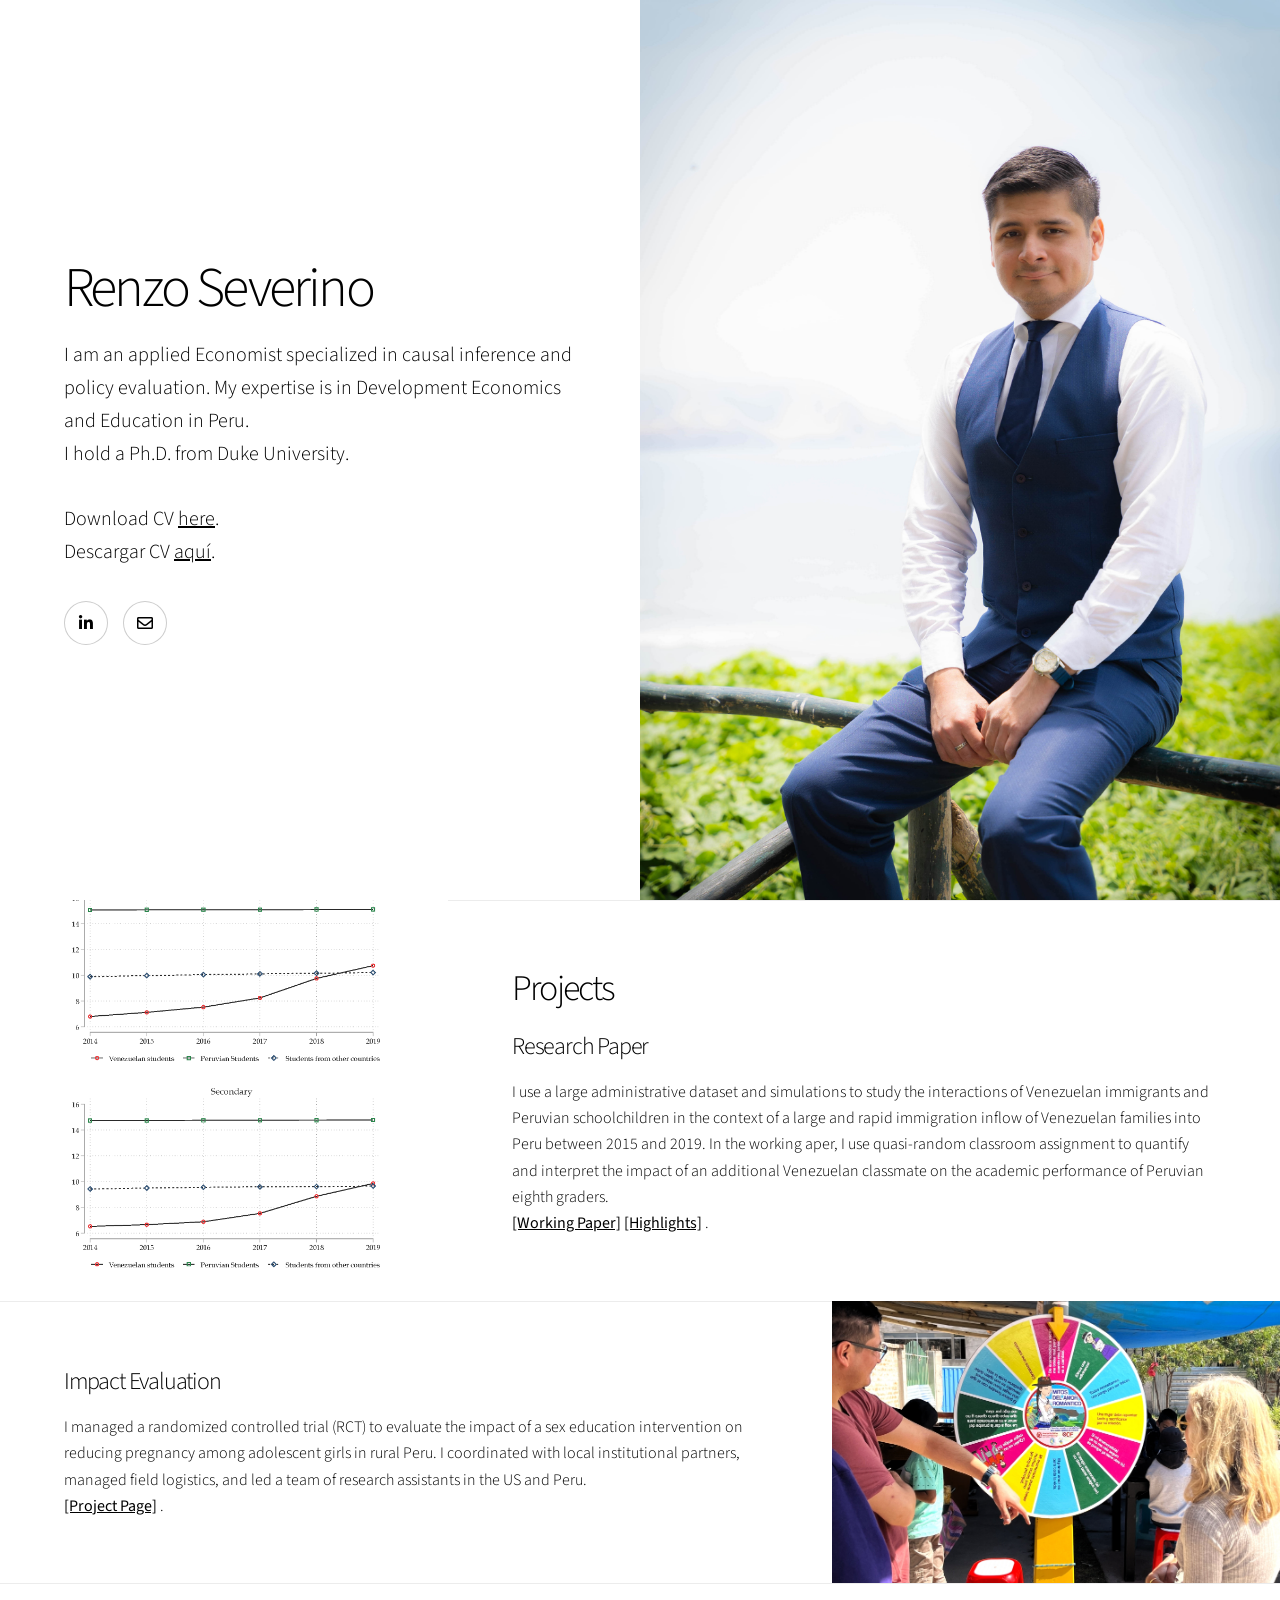
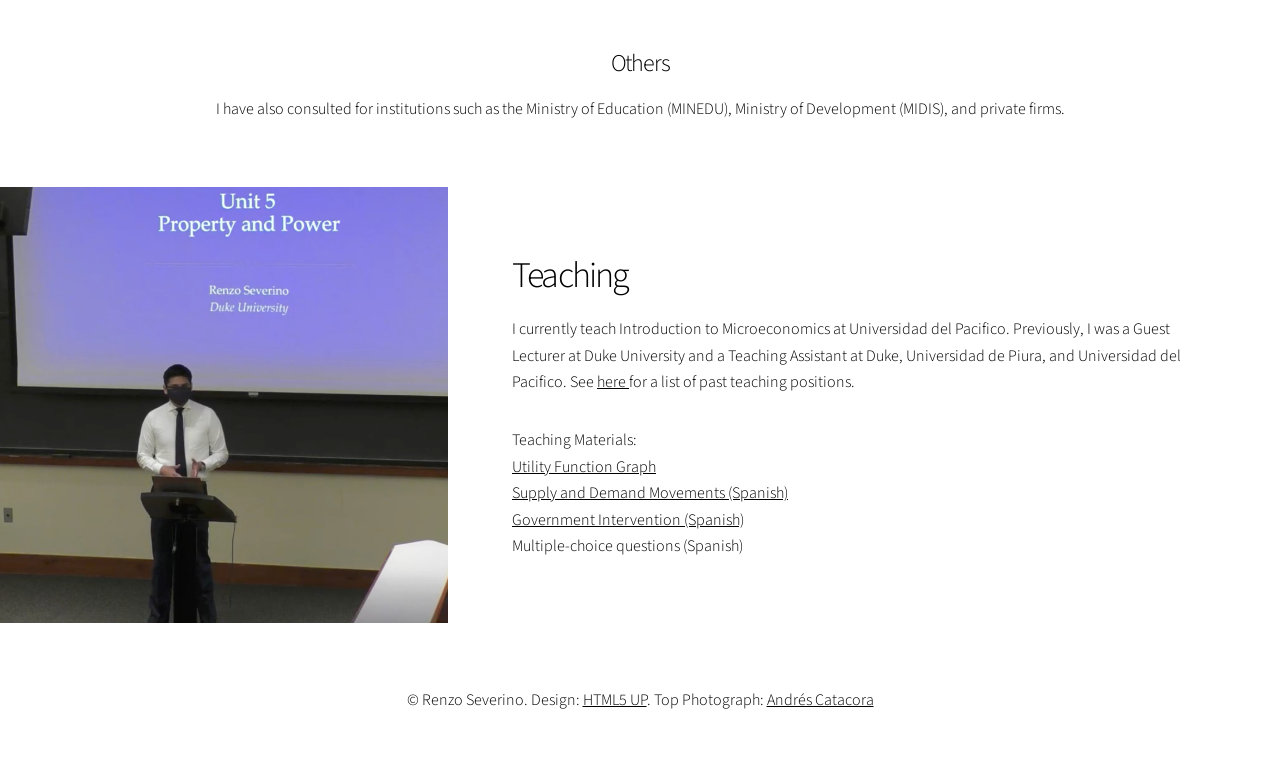
<file: index.html>
<!DOCTYPE HTML>
<!--
	Story by HTML5 UP
	html5up.net | @ajlkn
	Free for personal and commercial use under the CCA 3.0 license (html5up.net/license)
-->
<html>
	<head>
		<title> Renzo Severino, Ph.D. </title>
		<meta charset="utf-8" />
		<meta name="viewport" content="width=device-width, initial-scale=1, user-scalable=no" />
		<link rel="stylesheet" href="assets/css/main.css" />
		<noscript><link rel="stylesheet" href="assets/css/noscript.css" /></noscript>
		<meta name="google-site-verification" content="csmdwalZNR9BSUntCQkWehDHMoRO4T6SZdNjTyP5fW8" />
	</head>
	<body class="is-preload">

		<!-- Wrapper -->
			<div id="wrapper" class="divided">

				<!-- One -->
					<section class="banner style1 orient-left content-align-left image-position-right fullscreen onload-image-fade-in onload-content-fade-right">
						<div class="content">
							<h1>Renzo Severino</h1>
							<p class="major">I am an applied Economist specialized in causal inference and policy evaluation. My expertise is in Development Economics and Education in Peru.
							<br> I hold a Ph.D. from Duke University.</p>								
							<p class="major">Download CV <a href="docs/Severino_CV_English.pdf">here</a>. <br> Descargar CV <a href="docs/Severino_CV_Español.pdf">aquí</a>. </p>
							<ul class="icons">
								<li><a href="https://www.linkedin.com/in/renzoseverino/?locale=en_US" class="icon brands style2 fa-linkedin-in"><span class="label">LinkedIn</span></a></li>
								<li><a href="mailto:renzo.severino@outlook.com" class="icon style2 fa-envelope"><span class="label">Email</span></a></li>
							</ul>
						</div>
						<div class="image">
							<img src="images/banner.jpg" alt="" />
						</div>
					</section>

					<!-- was a member of the <a href="https://sites.duke.edu/devlab/">Duke Development Economics Lab -->
				<!-- Two -->
					<section class="spotlight style1 orient-right content-align-left image-position-center onscroll-image-fade-in" id="first">
						<div class="content">
							<h2>Projects</h2>
							<h3>Research Paper</h3>
							<p>I use a large administrative dataset and simulations to study the interactions of Venezuelan immigrants and Peruvian schoolchildren 
							in the context of a large and rapid immigration inflow of Venezuelan families into Peru between 2015 and 2019. In the working aper, I 
							use quasi-random classroom assignment to quantify and interpret the impact of an additional Venezuelan classmate on the 
							academic performance of Peruvian eighth graders. <br> <a href="https://dx.doi.org/10.2139/ssrn.7491198"> <b>[Working Paper]</b></a> <a href="SeverinoVenezuela.html"> <b>[Highlights]</b></a> . </p>
							</div>
						<div class="image">
							<img src="images/spotlight01.png" alt="" />
						</div>
					</section>

				<!-- Three -->
					<section class="spotlight style1 orient-left content-align-left image-position-center onscroll-image-fade-in">
						<div class="content">
							<h3>Impact Evaluation</h3>
							<p>I managed a randomized controlled trial (RCT) to evaluate the impact of a sex education intervention on reducing pregnancy among adolescent girls in rural Peru. 
								I coordinated with local institutional partners, managed field logistics, and led a team of research assistants in the US and Peru. <br>
								<a href="https://poverty-action.org/reducing-pregnancy-among-adolescent-girls-through-sex-education-and-information-services-rural-peru"> <b>[Project Page]</b></a> . </p>
							</div>
							<!-- -->
						<div class="image">
							<img src="images/rct_2.jpg" alt="" />
						</div>
					</section>

				<!-- Four -->	
					<section class="wrapper style1 align-center">
						<div class="inner">
							<h3>Others</h3>
							<p>I have also consulted for institutions such as the Ministry of Education (MINEDU), Ministry of Development (MIDIS), and private firms. </p>
						</div>

				<!-- Five -->
					<section class="spotlight style1 orient-right content-align-left image-position-center onscroll-image-fade-in">
						<div class="content">
							<h2>Teaching</h2>
							<p>I currently teach Introduction to Microeconomics at Universidad del Pacifico. Previously, I was a Guest Lecturer at 
								Duke University and a Teaching Assistant at Duke, Universidad de Piura, and Universidad del Pacifico. 
								See <a href="docs/Severino_Teaching.pdf"> here </a> for a list of past teaching positions. </p>
						
							<p> Teaching Materials: <br>
								<a href="utility.html"> Utility Function Graph </a> <br> 
								<a href="movements.html"> Supply and Demand Movements (Spanish) </a> <br>
								<a href="intervention.html"> Government Intervention (Spanish) </a> <br>								
								Multiple-choice questions (Spanish) </p>		
						</div>
						<div class="image">
							<img src="images/spotlight02.png" alt="" />
						</div>
					</section>	

				<!-- Footer -->
					<footer class="wrapper style1 align-center">
						<div class="inner">
							<p>&copy; Renzo Severino. Design: <a href="https://html5up.net">HTML5 UP</a>. Top Photograph: <a href="https://www.behance.net/andrescatacora">Andrés Catacora</a> </p>
						</div>
					</footer>

			</div>

		<!-- Scripts -->
			<script src="assets/js/jquery.min.js"></script>
			<script src="assets/js/jquery.scrollex.min.js"></script>
			<script src="assets/js/jquery.scrolly.min.js"></script>
			<script src="assets/js/browser.min.js"></script>
			<script src="assets/js/breakpoints.min.js"></script>
			<script src="assets/js/util.js"></script>
			<script src="assets/js/main.js"></script>

	</body>
</html>
</file>
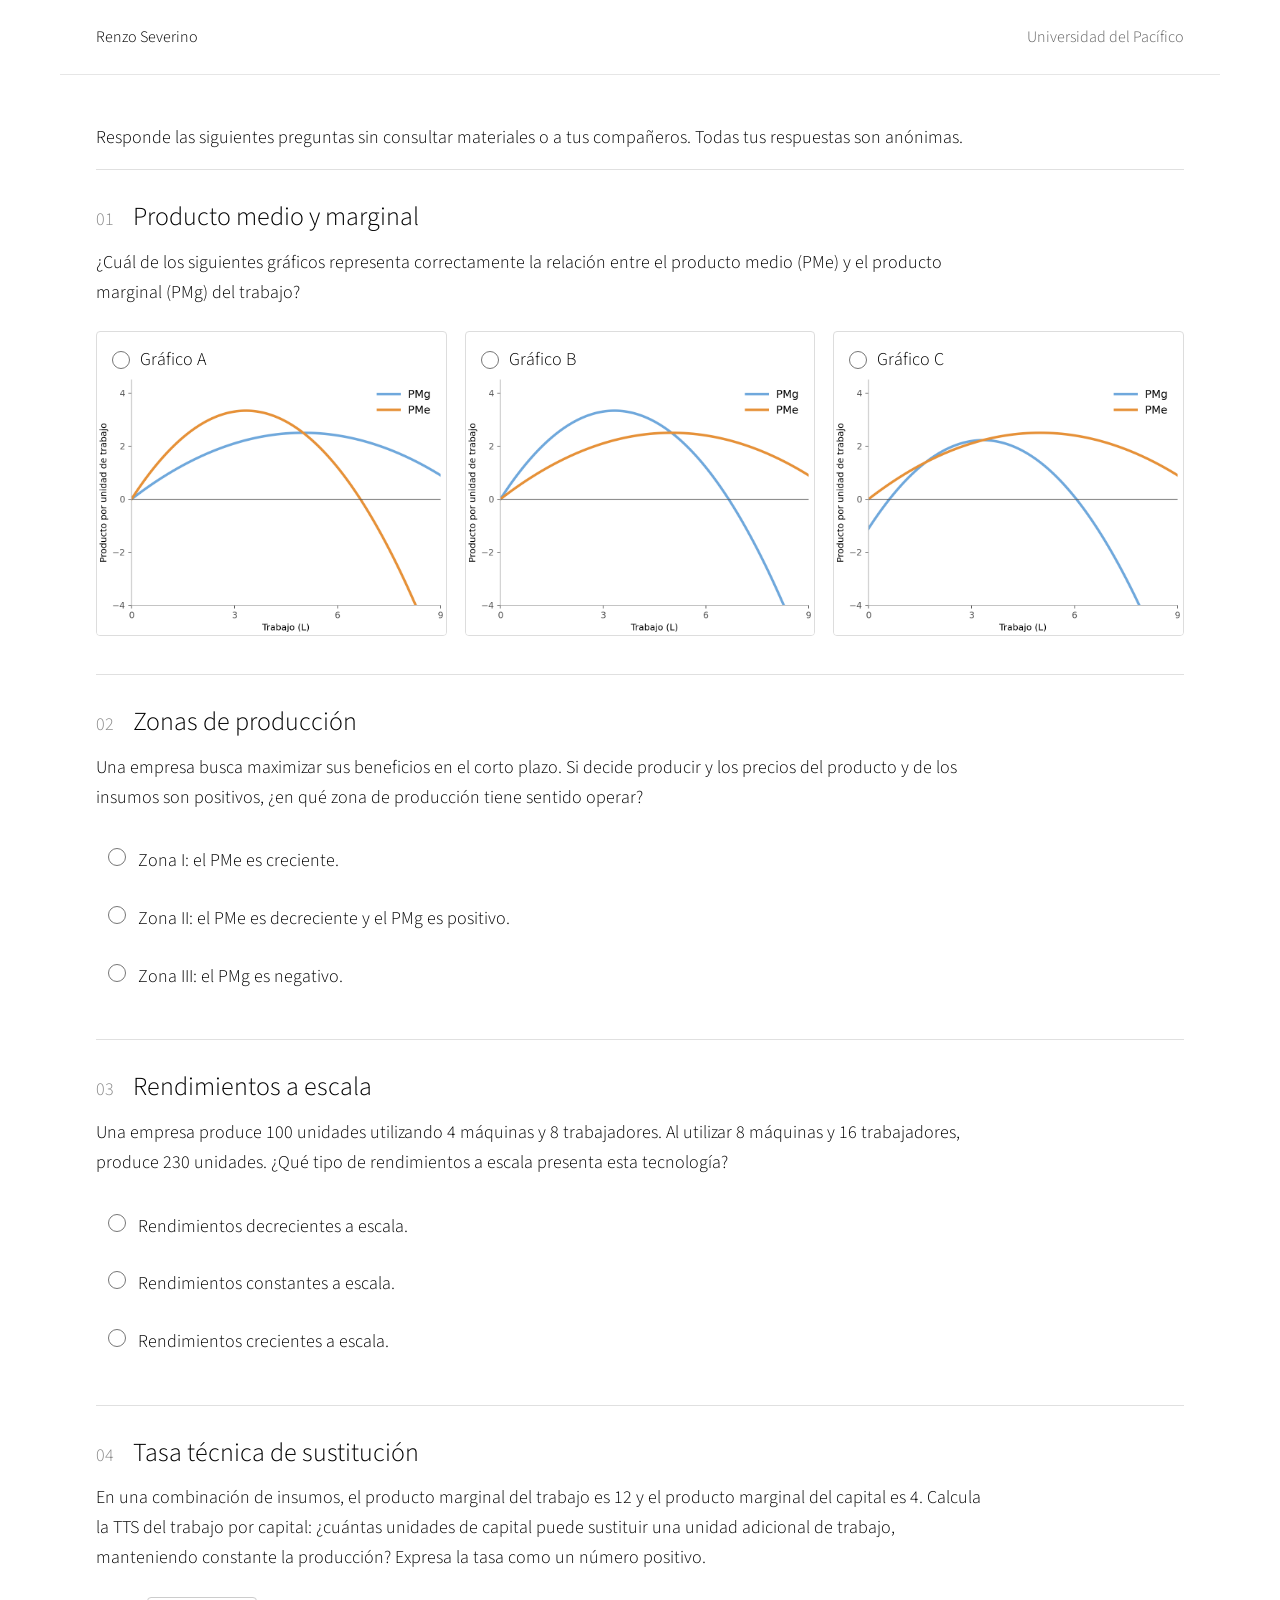
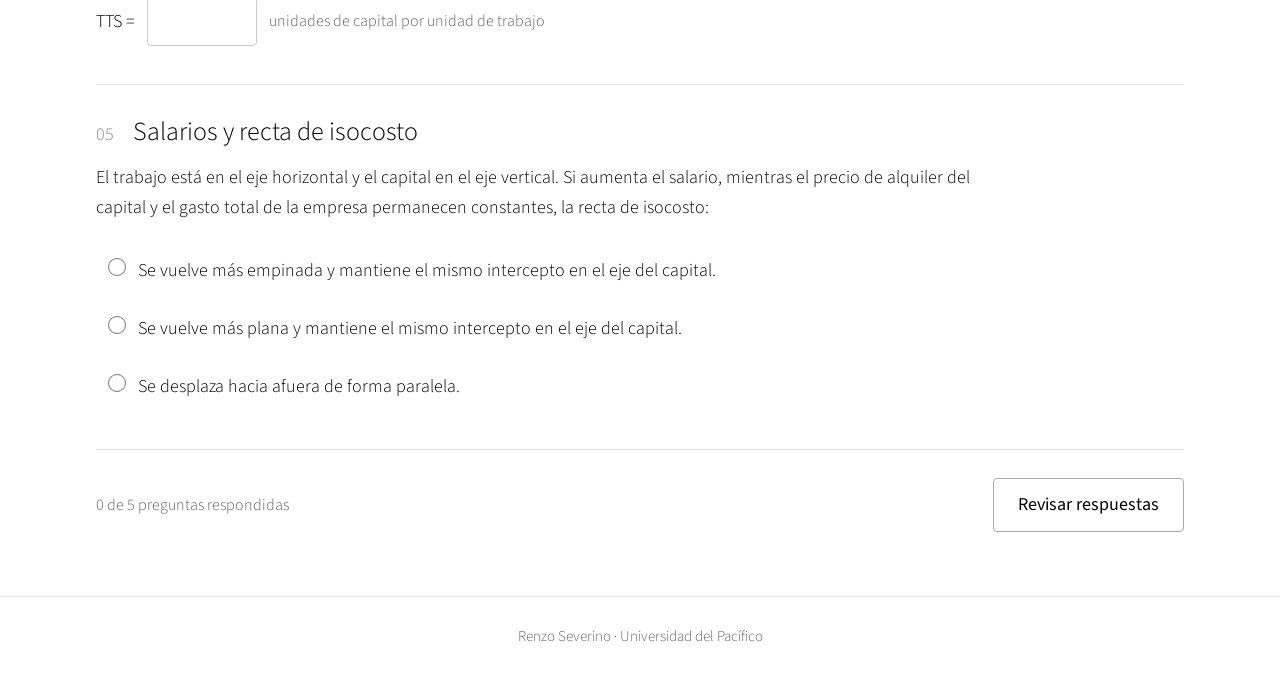
<file: assessment_1.html>
<!doctype html>
<html lang="es">
<head>
  <meta charset="utf-8">
  <meta name="viewport" content="width=device-width, initial-scale=1">
  <meta name="color-scheme" content="light">
  <title>Teoría del productor | Renzo Severino</title>
  <link rel="preconnect" href="https://fonts.googleapis.com">
  <link rel="preconnect" href="https://fonts.gstatic.com" crossorigin>
  <link href="https://fonts.googleapis.com/css?family=Source+Sans+Pro:300,300i,400,400i&display=swap" rel="stylesheet">
  <link rel="stylesheet" href="assets/css/assessment_1.css">
  <script src="assets/js/assessment_1_config.js" defer></script>
  <script src="assets/js/assessment_1.js" defer></script>
</head>
<body>
  <header class="masthead">
    <a href="https://renzoseverino.github.io/">Renzo Severino</a>
    <span>Universidad del Pacífico</span>
  </header>
  <main>
    <p>Responde las siguientes preguntas sin consultar materiales o a tus compañeros. Todas tus respuestas son anónimas.</p>
    <form id="quiz">
      <fieldset>
        <legend><span class="number">01</span> Producto medio y marginal</legend>
        <p class="prompt">¿Cuál de los siguientes gráficos representa correctamente la relación entre el producto medio (PMe) y el producto marginal (PMg) del trabajo?</p>
        <div class="graph-options">
          <label class="graph-option"><span class="option-heading"><input type="radio" name="q1" value="a" required> Gráfico A</span><img src="images/as1_1_a.png" alt="Gráfico A: curvas de PMe y PMg en función del trabajo." width="972" height="720"></label>
          <label class="graph-option"><span class="option-heading"><input type="radio" name="q1" value="b"> Gráfico B</span><img src="images/as1_1_b.png" alt="Gráfico B: curvas de PMe y PMg en función del trabajo." width="972" height="720"></label>
          <label class="graph-option"><span class="option-heading"><input type="radio" name="q1" value="c"> Gráfico C</span><img src="images/as1_1_c.png" alt="Gráfico C: curvas de PMe y PMg en función del trabajo." width="972" height="720"></label>
        </div>
      </fieldset>
      <fieldset>
        <legend><span class="number">02</span> Zonas de producción</legend>
        <p class="prompt">Una empresa busca maximizar sus beneficios en el corto plazo. Si decide producir y los precios del producto y de los insumos son positivos, ¿en qué zona de producción tiene sentido operar?</p>
        <div class="choices">
          <label><input type="radio" name="q2" value="a" required><span>Zona I: el PMe es creciente.</span></label>
          <label><input type="radio" name="q2" value="b"><span>Zona II: el PMe es decreciente y el PMg es positivo.</span></label>
          <label><input type="radio" name="q2" value="c"><span>Zona III: el PMg es negativo.</span></label>
        </div>
      </fieldset>
      <fieldset>
        <legend><span class="number">03</span> Rendimientos a escala</legend>
        <p class="prompt">Una empresa produce 100 unidades utilizando 4 máquinas y 8 trabajadores. Al utilizar 8 máquinas y 16 trabajadores, produce 230 unidades. ¿Qué tipo de rendimientos a escala presenta esta tecnología?</p>
        <div class="choices">
          <label><input type="radio" name="q3" value="a" required><span>Rendimientos decrecientes a escala.</span></label>
          <label><input type="radio" name="q3" value="b"><span>Rendimientos constantes a escala.</span></label>
          <label><input type="radio" name="q3" value="c"><span>Rendimientos crecientes a escala.</span></label>
        </div>
      </fieldset>
      <fieldset>
        <legend><span class="number">04</span> Tasa técnica de sustitución</legend>
        <p class="prompt">En una combinación de insumos, el producto marginal del trabajo es 12 y el producto marginal del capital es 4. Calcula la TTS del trabajo por capital: ¿cuántas unidades de capital puede sustituir una unidad adicional de trabajo, manteniendo constante la producción? Expresa la tasa como un número positivo.</p>
        <label class="numeric-label" for="q4">TTS = <input id="q4" name="q4" type="text" inputmode="decimal" maxlength="20" required aria-describedby="q4-unit"><span id="q4-unit">unidades de capital por unidad de trabajo</span></label>
      </fieldset>
      <fieldset>
        <legend><span class="number">05</span> Salarios y recta de isocosto</legend>
        <p class="prompt">El trabajo está en el eje horizontal y el capital en el eje vertical. Si aumenta el salario, mientras el precio de alquiler del capital y el gasto total de la empresa permanecen constantes, la recta de isocosto:</p>
        <div class="choices">
          <label><input type="radio" name="q5" value="a" required><span>Se vuelve más empinada y mantiene el mismo intercepto en el eje del capital.</span></label>
          <label><input type="radio" name="q5" value="b"><span>Se vuelve más plana y mantiene el mismo intercepto en el eje del capital.</span></label>
          <label><input type="radio" name="q5" value="c"><span>Se desplaza hacia afuera de forma paralela.</span></label>
        </div>
      </fieldset>
      <div class="form-end"><span id="progress" role="status">0 de 5 preguntas respondidas</span><button type="submit">Revisar respuestas</button></div>
    </form>
    <section id="review" hidden aria-labelledby="review-title" tabindex="-1">
      <h2 id="review-title">Tus respuestas</h2>
      <dl id="review-answers"></dl>
      <p id="submission-status" class="draft-note" role="status">Las respuestas aún no se han enviado.</p>
      <button id="edit" type="button">Volver al quiz</button>
      <button id="send" type="button">Enviar respuestas</button>
    </section>
  </main>
  <footer>Renzo Severino · Universidad del Pacífico</footer>
</body>
</html>
</file>
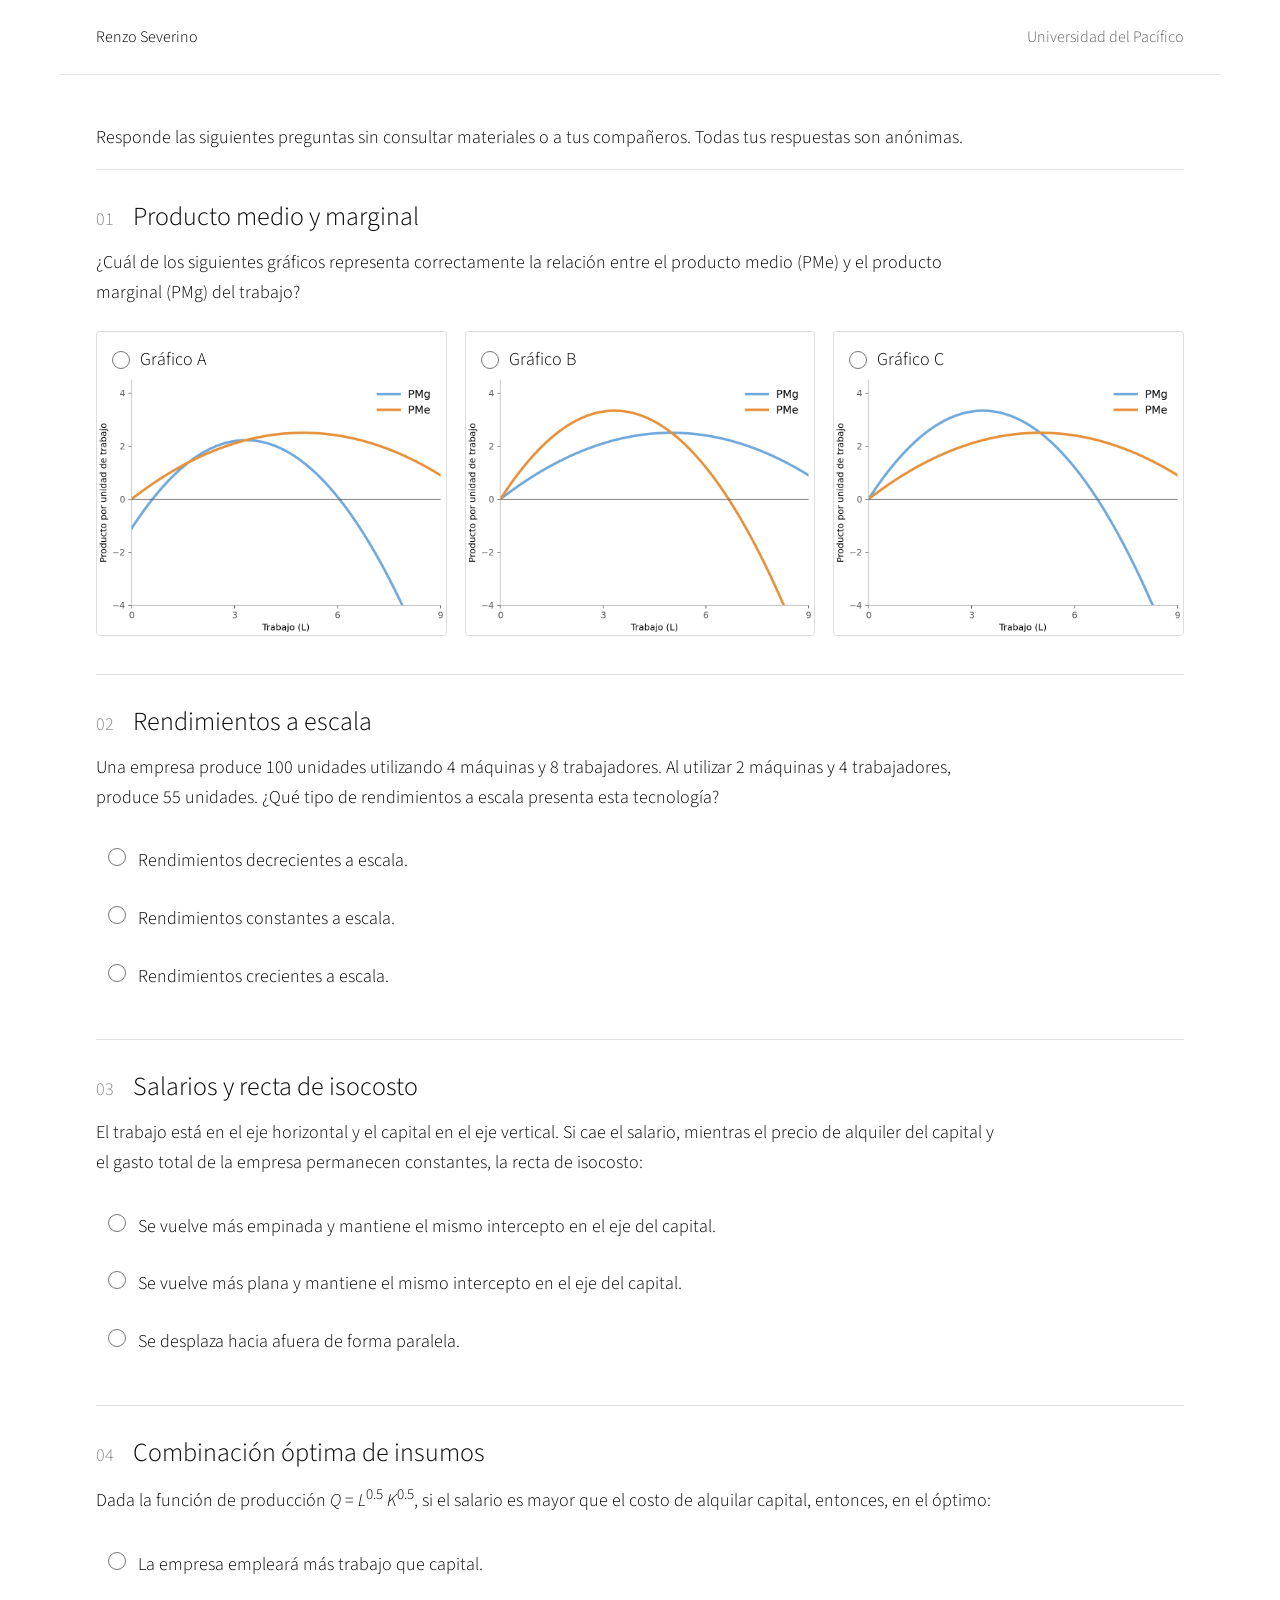
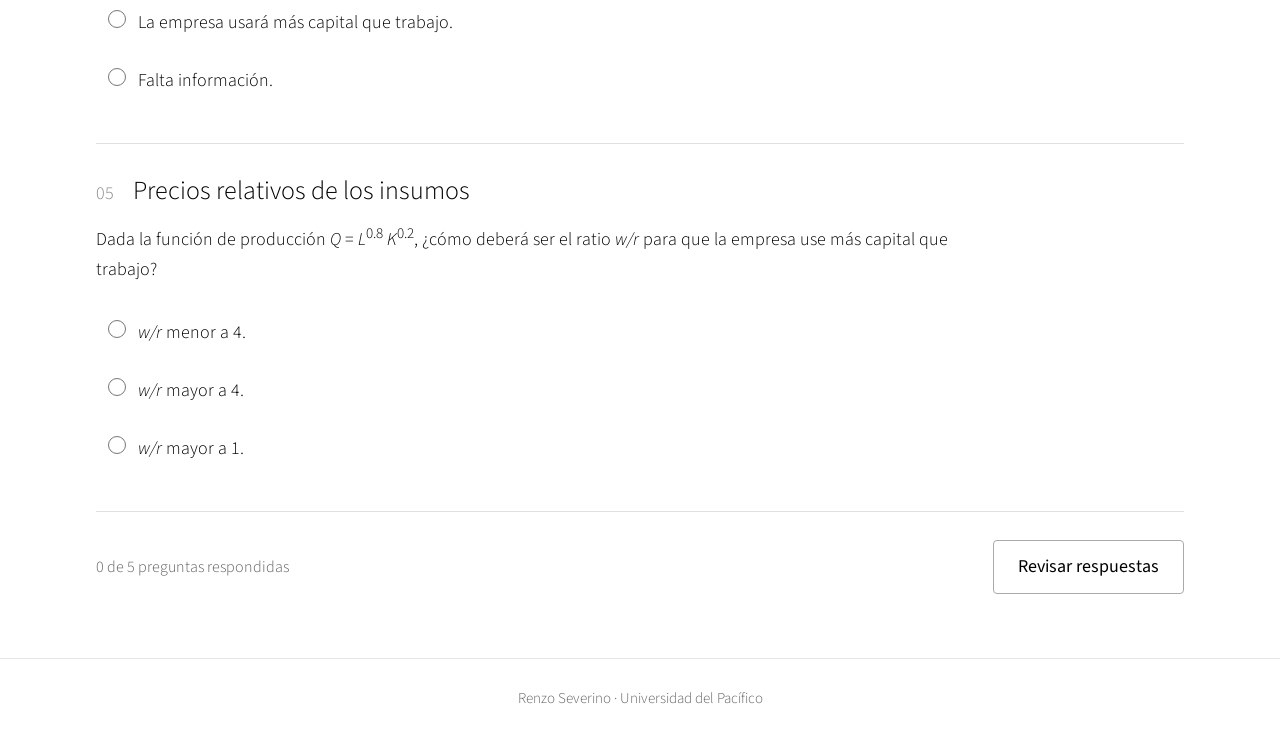
<file: assessment_2.html>
<!doctype html>
<html lang="es">
<head>
  <meta charset="utf-8">
  <meta name="viewport" content="width=device-width, initial-scale=1">
  <meta name="color-scheme" content="light">
  <title>Teoría del productor | Renzo Severino</title>
  <link rel="preconnect" href="https://fonts.googleapis.com">
  <link rel="preconnect" href="https://fonts.gstatic.com" crossorigin>
  <link href="https://fonts.googleapis.com/css?family=Source+Sans+Pro:300,300i,400,400i&display=swap" rel="stylesheet">
  <link rel="stylesheet" href="assets/css/assessment_2.css">
  <script src="assets/js/assessment_2_config.js" defer></script>
  <script src="assets/js/assessment_2.js" defer></script>
</head>
<body>
  <header class="masthead">
    <a href="https://renzoseverino.github.io/">Renzo Severino</a>
    <span>Universidad del Pacífico</span>
  </header>
  <main>
    <p>Responde las siguientes preguntas sin consultar materiales o a tus compañeros. Todas tus respuestas son anónimas.</p>
    <form id="quiz">
      <fieldset>
        <legend><span class="number">01</span> Producto medio y marginal</legend>
        <p class="prompt">¿Cuál de los siguientes gráficos representa correctamente la relación entre el producto medio (PMe) y el producto marginal (PMg) del trabajo?</p>
        <div class="graph-options">
          <label class="graph-option"><span class="option-heading"><input type="radio" name="q1" value="a" required> Gráfico A</span><img src="images/as1_1_c.png" alt="Gráfico A: curvas de PMe y PMg en función del trabajo." width="972" height="720"></label>
          <label class="graph-option"><span class="option-heading"><input type="radio" name="q1" value="b"> Gráfico B</span><img src="images/as1_1_a.png" alt="Gráfico B: curvas de PMe y PMg en función del trabajo." width="972" height="720"></label>
          <label class="graph-option"><span class="option-heading"><input type="radio" name="q1" value="c"> Gráfico C</span><img src="images/as1_1_b.png" alt="Gráfico C: curvas de PMe y PMg en función del trabajo." width="972" height="720"></label>
        </div>
      </fieldset>
      <fieldset>
        <legend><span class="number">02</span> Rendimientos a escala</legend>
        <p class="prompt">Una empresa produce 100 unidades utilizando 4 máquinas y 8 trabajadores. Al utilizar 2 máquinas y 4 trabajadores, produce 55 unidades. ¿Qué tipo de rendimientos a escala presenta esta tecnología?</p>
        <div class="choices">
          <label><input type="radio" name="q2" value="a" required><span>Rendimientos decrecientes a escala.</span></label>
          <label><input type="radio" name="q2" value="b"><span>Rendimientos constantes a escala.</span></label>
          <label><input type="radio" name="q2" value="c"><span>Rendimientos crecientes a escala.</span></label>
        </div>
      </fieldset>
      <fieldset>
        <legend><span class="number">03</span> Salarios y recta de isocosto</legend>
        <p class="prompt">El trabajo está en el eje horizontal y el capital en el eje vertical. Si cae el salario, mientras el precio de alquiler del capital y el gasto total de la empresa permanecen constantes, la recta de isocosto:</p>
        <div class="choices">
          <label><input type="radio" name="q3" value="a" required><span>Se vuelve más empinada y mantiene el mismo intercepto en el eje del capital.</span></label>
          <label><input type="radio" name="q3" value="b"><span>Se vuelve más plana y mantiene el mismo intercepto en el eje del capital.</span></label>
          <label><input type="radio" name="q3" value="c"><span>Se desplaza hacia afuera de forma paralela.</span></label>
        </div>
      </fieldset>
      <fieldset>
        <legend><span class="number">04</span> Combinación óptima de insumos</legend>
        <p class="prompt">Dada la función de producción <var>Q</var> = <var>L</var><sup>0.5</sup> <var>K</var><sup>0.5</sup>, si el salario es mayor que el costo de alquilar capital, entonces, en el óptimo:</p>
        <div class="choices">
          <label><input type="radio" name="q4" value="a" required><span>La empresa empleará más trabajo que capital.</span></label>
          <label><input type="radio" name="q4" value="b"><span>La empresa usará más capital que trabajo.</span></label>
          <label><input type="radio" name="q4" value="c"><span>Falta información.</span></label>
        </div>
      </fieldset>
      <fieldset>
        <legend><span class="number">05</span> Precios relativos de los insumos</legend>
        <p class="prompt">Dada la función de producción <var>Q</var> = <var>L</var><sup>0.8</sup> <var>K</var><sup>0.2</sup>, ¿cómo deberá ser el ratio <var>w/r</var> para que la empresa use más capital que trabajo?</p>
        <div class="choices">
          <label><input type="radio" name="q5" value="a" required><span><var>w/r</var> menor a 4.</span></label>
          <label><input type="radio" name="q5" value="b"><span><var>w/r</var> mayor a 4.</span></label>
          <label><input type="radio" name="q5" value="c"><span><var>w/r</var> mayor a 1.</span></label>
        </div>
      </fieldset>
      <div class="form-end"><span id="progress" role="status">0 de 5 preguntas respondidas</span><button type="submit">Revisar respuestas</button></div>
    </form>
    <section id="review" hidden aria-labelledby="review-title" tabindex="-1">
      <h2 id="review-title">Tus respuestas</h2>
      <dl id="review-answers"></dl>
      <p id="submission-status" class="draft-note" role="status">Las respuestas aún no se han enviado.</p>
      <button id="edit" type="button">Volver al quiz</button>
      <button id="send" type="button">Enviar respuestas</button>
    </section>
  </main>
  <footer>Renzo Severino · Universidad del Pacífico</footer>
</body>
</html>
</file>
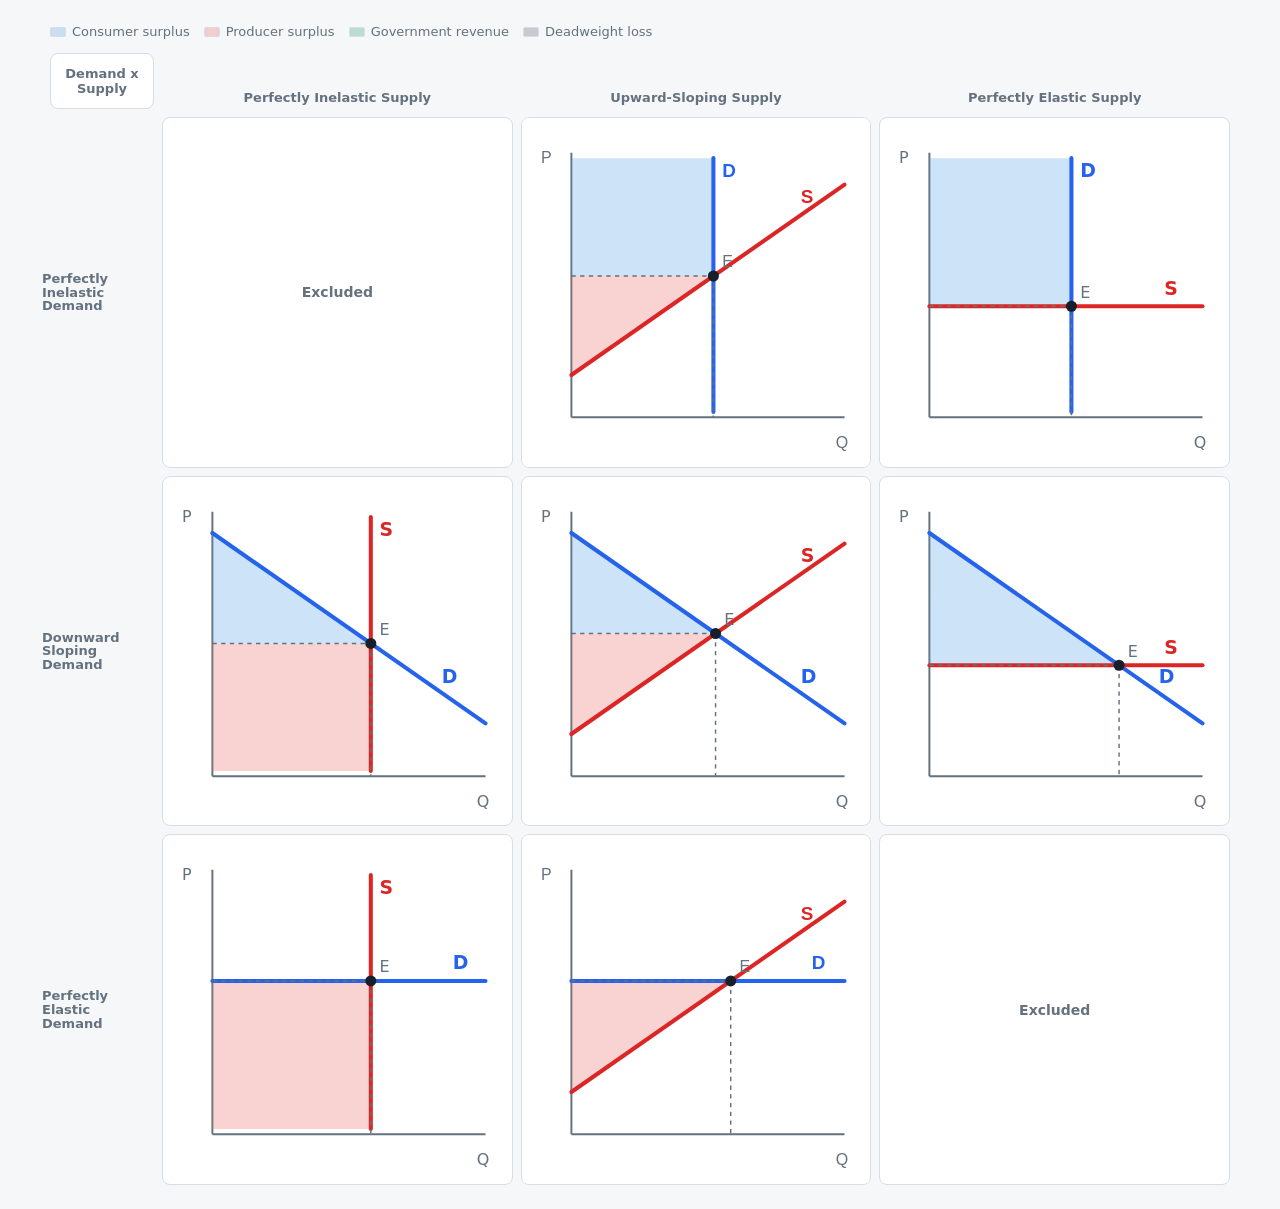
<file: interactive-tax-grid.html>
<!doctype html>
<html lang="en">
<head>
  <meta charset="utf-8">
  <meta name="viewport" content="width=device-width, initial-scale=1">
  <title>Supply and Demand Tax Cases</title>
  <link rel="stylesheet" href="interactive-tax-grid.css">
</head>
<body>
  <main class="page">
    <header class="topbar">
      <div class="legend" aria-label="Legend">
        <span><i class="swatch cs"></i>Consumer surplus</span>
        <span><i class="swatch ps"></i>Producer surplus</span>
        <span><i class="swatch gr"></i>Government revenue</span>
        <span><i class="swatch dwl"></i>Deadweight loss</span>
      </div>
    </header>

    <section class="matrix" aria-label="Three by three grid of demand and supply cases">
      <div class="corner">Demand x Supply</div>
      <div class="heading">Perfectly Inelastic Supply</div>
      <div class="heading">Upward-Sloping Supply</div>
      <div class="heading">Perfectly Elastic Supply</div>

      <div class="row-label">Perfectly<br>Inelastic<br>Demand</div>
      <div class="cell excluded">Excluded</div>
      <button class="cell flip-card" type="button" data-demand="inelastic" data-supply="upward" data-tax="true" aria-pressed="false" aria-label="Perfectly inelastic demand and upward-sloping supply. Click to show or hide tax case.">
        <span class="flip-inner">
          <span class="face front"></span>
          <span class="face back"></span>
        </span>
      </button>
      <div class="cell chart" data-demand="inelastic" data-supply="elastic"></div>

      <div class="row-label">Downward<br>Sloping<br>Demand</div>
      <div class="cell chart" data-demand="downward" data-supply="inelastic"></div>
      <div class="cell chart" data-demand="downward" data-supply="upward"></div>
      <div class="cell chart" data-demand="downward" data-supply="elastic"></div>

      <div class="row-label">Perfectly<br>Elastic<br>Demand</div>
      <div class="cell chart" data-demand="elastic" data-supply="inelastic"></div>
      <button class="cell flip-card" type="button" data-demand="elastic" data-supply="upward" data-tax="true" aria-pressed="false" aria-label="Perfectly elastic demand and upward-sloping supply. Click to show or hide tax case.">
        <span class="flip-inner">
          <span class="face front"></span>
          <span class="face back"></span>
        </span>
      </button>
      <div class="cell excluded">Excluded</div>
    </section>
  </main>

  <script src="interactive-tax-grid.js"></script>
</body>
</html>
</file>
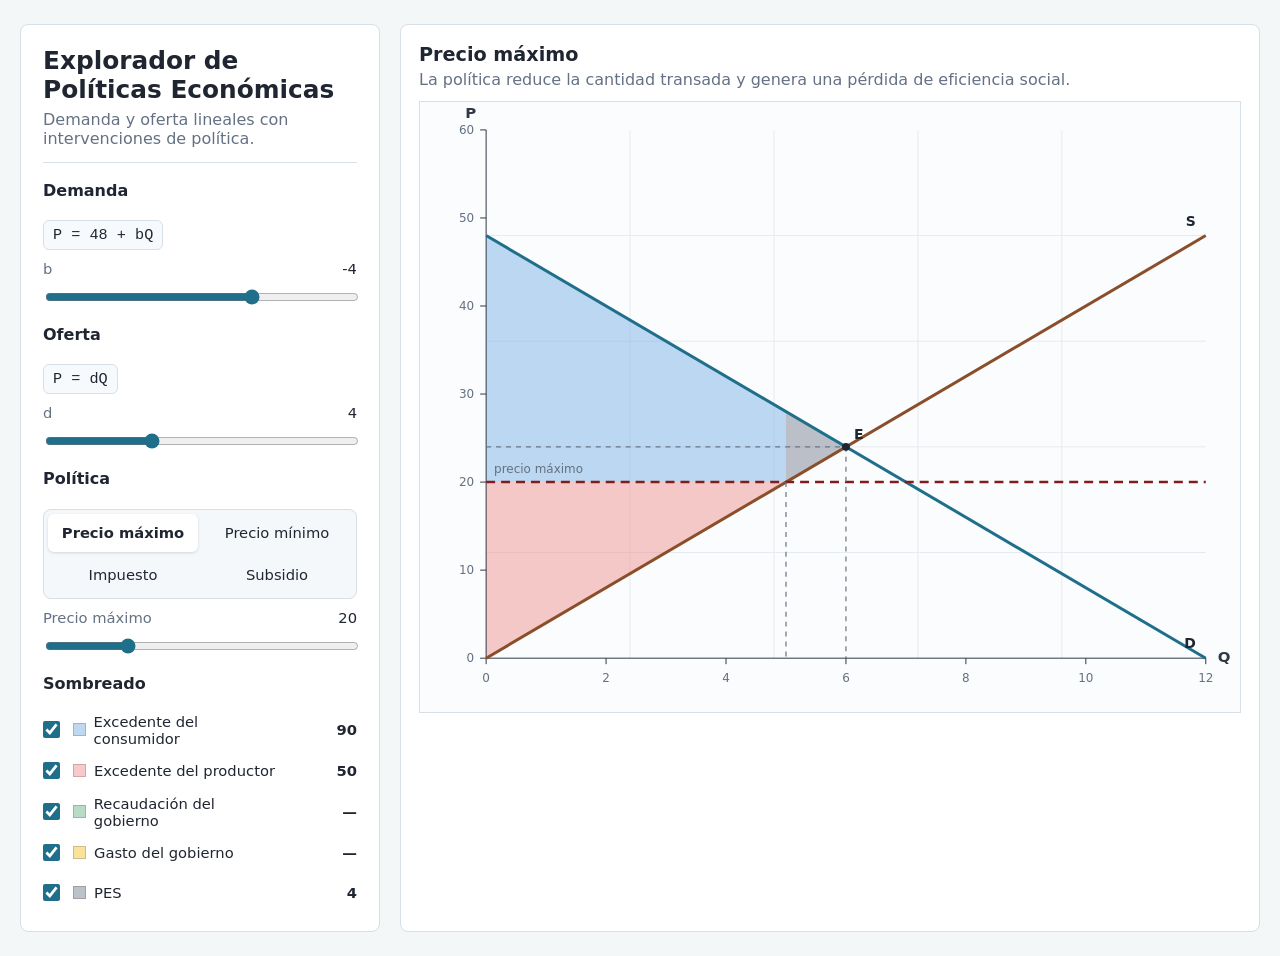
<file: intervention.html>
<!doctype html>
<html lang="es">
  <head>
    <meta charset="utf-8">
    <meta name="viewport" content="width=device-width, initial-scale=1">
    <title>Explorador de Políticas Económicas</title>
    <link rel="stylesheet" href="assets/css/intervention.css">
  </head>
  <body>
    <main class="app">
      <section class="controls" aria-label="Parámetros del mercado">
        <div class="titleBlock">
          <h1>Explorador de Políticas Económicas</h1>
          <p>Demanda y oferta lineales con intervenciones de política.</p>
        </div>

        <div class="controlGroup">
          <h2>Demanda</h2>
          <div class="equation">P = 48 + bQ</div>
          <label for="demandSlope">
            <span>b</span>
            <output id="demandSlopeValue">-4</output>
          </label>
          <input id="demandSlope" type="range" min="-8" max="-2" step="1" value="-4">
        </div>

        <div class="controlGroup">
          <h2>Oferta</h2>
          <div class="equation">P = dQ</div>
          <label for="supplySlope">
            <span>d</span>
            <output id="supplySlopeValue">4</output>
          </label>
          <input id="supplySlope" type="range" min="2" max="8" step="1" value="4">
        </div>

        <div class="controlGroup">
          <h2>Política</h2>
          <fieldset class="segmented" aria-label="Tipo de política">
            <label>
              <input type="radio" name="policyType" value="ceiling" checked>
              <span>Precio máximo</span>
            </label>
            <label>
              <input type="radio" name="policyType" value="floor">
              <span>Precio mínimo</span>
            </label>
            <label>
              <input type="radio" name="policyType" value="tax">
              <span>Impuesto</span>
            </label>
            <label>
              <input type="radio" name="policyType" value="subsidy">
              <span>Subsidio</span>
            </label>
          </fieldset>

          <label for="policyPrice">
            <span id="policyLabel">Precio máximo</span>
            <output id="policyPriceValue">20</output>
          </label>
          <input id="policyPrice" type="range" min="10" max="50" step="1" value="20">
        </div>

        <div class="controlGroup">
          <h2>Sombreado</h2>
          <fieldset class="shadeControls" aria-label="Áreas a sombrear">
            <label>
              <input type="checkbox" name="shadeArea" value="cs" checked>
              <span><i class="cs"></i>Excedente del consumidor</span>
              <output id="csValue" class="areaValue">—</output>
            </label>
            <label>
              <input type="checkbox" name="shadeArea" value="ps" checked>
              <span><i class="ps"></i>Excedente del productor</span>
              <output id="psValue" class="areaValue">—</output>
            </label>
            <label>
              <input type="checkbox" name="shadeArea" value="gr" checked>
              <span><i class="gr"></i>Recaudación del gobierno</span>
              <output id="grValue" class="areaValue">—</output>
            </label>
            <label>
              <input type="checkbox" name="shadeArea" value="ge" checked>
              <span><i class="ge"></i>Gasto del gobierno</span>
              <output id="geValue" class="areaValue">—</output>
            </label>
            <label>
              <input type="checkbox" name="shadeArea" value="dwl" checked>
              <span><i class="dwl"></i>PES</span>
              <output id="dwlValue" class="areaValue">—</output>
            </label>
          </fieldset>
        </div>
      </section>

      <section class="graphPanel" aria-label="Gráfico del mercado">
        <div class="graphHeader">
          <div>
            <h2 id="scenarioTitle">Precio máximo</h2>
            <p id="scenarioNote">Mueve los controles para ver cómo cambian las áreas sombreadas.</p>
          </div>
        </div>
        <svg id="marketGraph" role="img" aria-labelledby="graphTitle graphDesc">
          <title id="graphTitle">Gráfico de demanda y oferta</title>
          <desc id="graphDesc">Gráfico interactivo del mercado que muestra demanda, oferta, efectos de política, excedente del consumidor, excedente del productor, recaudación o gasto del gobierno y pérdida de eficiencia social.</desc>
        </svg>
      </section>
    </main>

    <script src="assets/js/intervention.js"></script>
  </body>
</html>
</file>
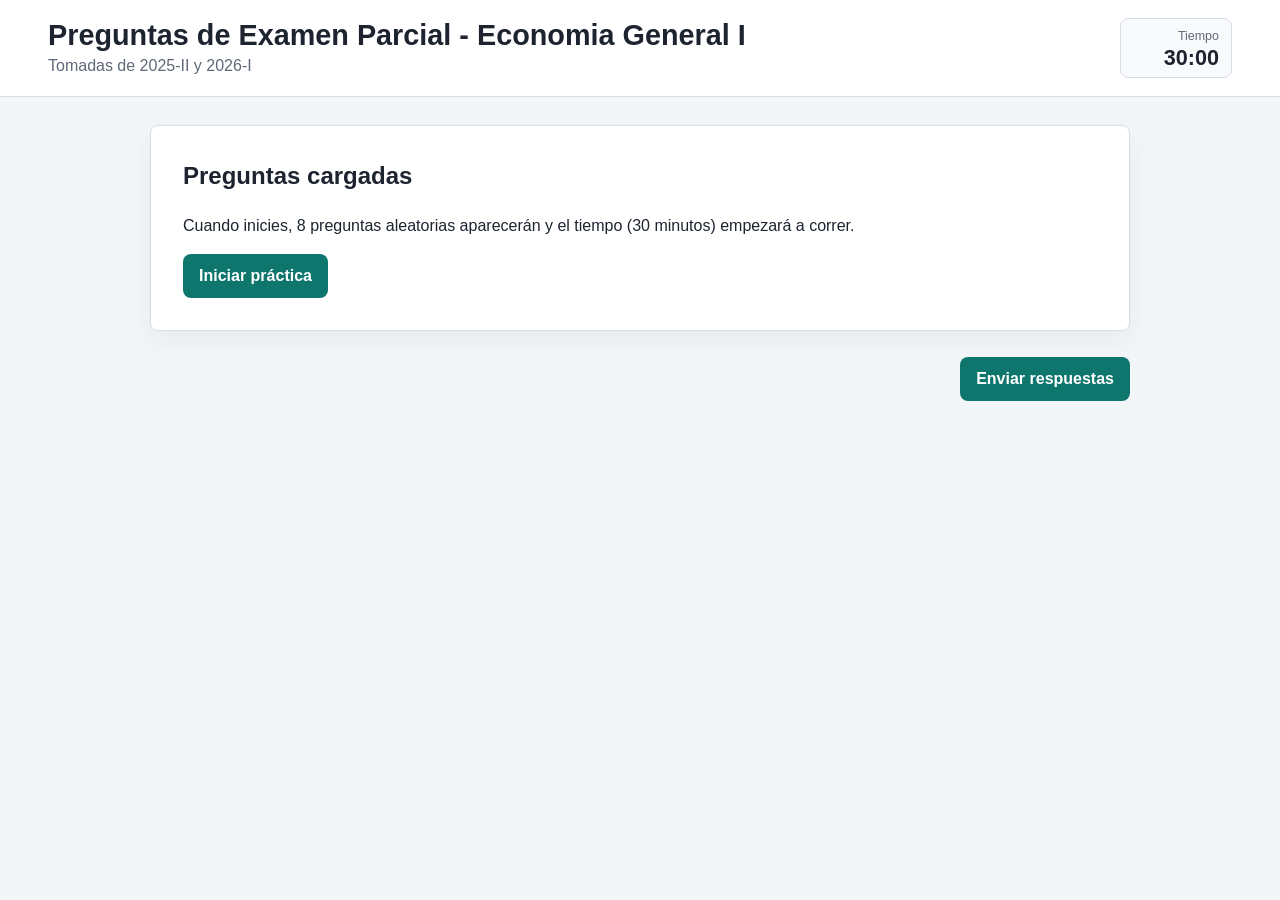
<file: midterm.html>
<!doctype html>
<html lang="es">
  <head>
    <meta charset="utf-8">
    <meta name="viewport" content="width=device-width, initial-scale=1">
    <title>Preguntas de Examen Parcial - Economia General I</title>
    <link rel="stylesheet" href="assets/css/midterm.css">
  </head>
  <body>
    <header class="topbar">
      <div>
        <h1>Preguntas de Examen Parcial - Economia General I</h1>
        <p>Tomadas de 2025-II y 2026-I</p>
      </div>
      <div class="timer" aria-live="polite">
        <span>Tiempo</span>
        <strong id="timer">30:00</strong>
      </div>
    </header>

    <main class="shell">
      <section id="intro" class="panel">
        <h2>Preguntas cargadas</h2>
        <p>Cuando inicies, 8 preguntas aleatorias aparecerán y el tiempo (30 minutos) empezará a correr.</p>
        <button id="startBtn" class="primary" type="button">Iniciar práctica</button>
      </section>

      <form id="quizForm" class="quiz hidden">
        <div id="questions"></div>
        <div class="actions">
          <button class="primary" type="submit">Enviar respuestas</button>
        </div>
      </form>

      <section id="results" class="results hidden" aria-live="polite">
        <h2>Revisión</h2>
        <div id="resultList"></div>
        <button id="retryBtn" class="secondary" type="button">Intentar otra vez</button>
      </section>
    </main>

    <script src="assets/js/midterm-data.js"></script>
    <script src="assets/js/midterm.js"></script>
  </body>
</html>
</file>
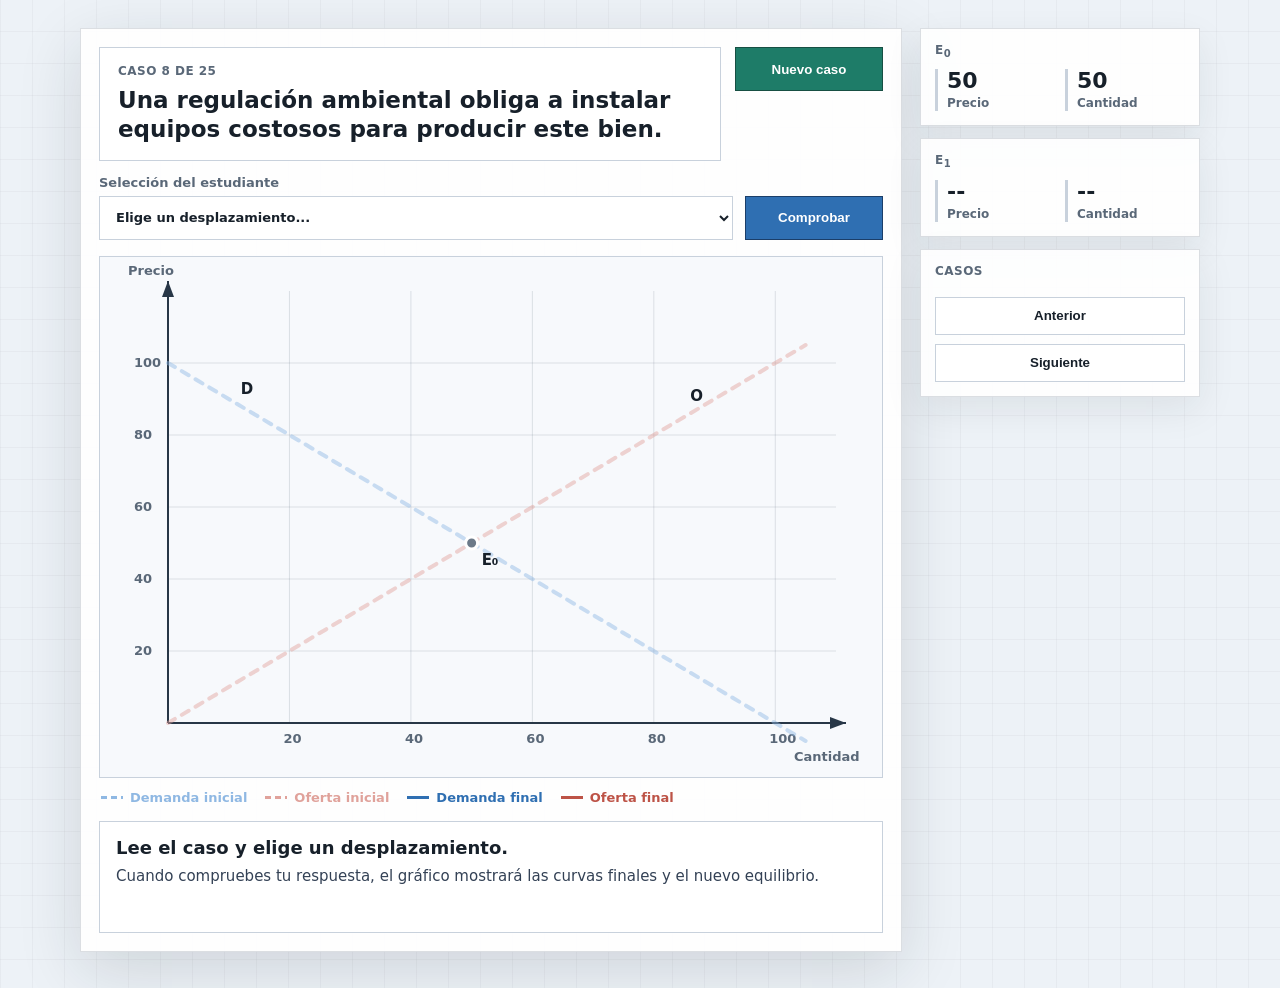
<file: movements.html>
<!doctype html>
<html lang="es">
<head>
  <meta charset="utf-8">
  <meta name="viewport" content="width=device-width, initial-scale=1">
  <title>Oferta y demanda: desplazamientos</title>
  <style>
    :root {
      color-scheme: light;
      --ink: #17202a;
      --muted: #5a6878;
      --line: #c8d1dc;
      --panel: #ffffff;
      --panel-soft: #f7f9fc;
      --demand: #2f6fb2;
      --demand-soft: #8fb8e3;
      --supply: #bd5347;
      --supply-soft: #e0a29b;
      --eq: #214f3a;
      --accent: #1e7c68;
      --wrong: #a6413b;
      --right-bg: #e9f6f1;
      --wrong-bg: #fff1ef;
      --shadow: 0 18px 60px rgba(23, 32, 42, .14);
      font-family: Inter, ui-sans-serif, system-ui, -apple-system, BlinkMacSystemFont, "Segoe UI", sans-serif;
    }

    * {
      box-sizing: border-box;
    }

    body {
      margin: 0;
      min-height: 100vh;
      color: var(--ink);
      background:
        linear-gradient(90deg, rgba(23, 32, 42, .035) 1px, transparent 1px),
        linear-gradient(0deg, rgba(23, 32, 42, .035) 1px, transparent 1px),
        #edf2f7;
      background-size: 32px 32px;
    }

    main {
      width: min(1120px, calc(100vw - 32px));
      margin: 0 auto;
      padding: 28px 0 36px;
    }

    .app-shell {
      display: grid;
      grid-template-columns: minmax(0, 1fr) 280px;
      gap: 18px;
      align-items: start;
    }

    .workspace {
      background: rgba(255, 255, 255, .92);
      border: 1px solid rgba(115, 128, 145, .26);
      box-shadow: var(--shadow);
      padding: 18px;
    }

    .topbar {
      display: grid;
      grid-template-columns: 1fr auto;
      gap: 14px;
      align-items: start;
      margin-bottom: 14px;
    }

    .scenario-box {
      min-height: 86px;
      padding: 16px 18px;
      background: #ffffff;
      border: 1px solid var(--line);
    }

    .scenario-kicker {
      display: flex;
      gap: 8px;
      align-items: center;
      margin-bottom: 8px;
      color: var(--muted);
      font-size: 12px;
      font-weight: 700;
      letter-spacing: .04em;
      text-transform: uppercase;
    }

    .scenario-text {
      margin: 0;
      font-size: clamp(18px, 2vw, 23px);
      line-height: 1.25;
      font-weight: 750;
    }

    .new-button {
      height: 44px;
      min-width: 148px;
      border: 1px solid #174f43;
      background: var(--accent);
      color: #fff;
      font-weight: 750;
      cursor: pointer;
    }

    .new-button:hover,
    .check-button:hover {
      filter: brightness(.95);
    }

    .control-strip {
      display: grid;
      grid-template-columns: minmax(220px, 1fr) auto;
      gap: 12px;
      align-items: end;
      margin-bottom: 16px;
    }

    label {
      display: grid;
      gap: 6px;
      color: var(--muted);
      font-size: 13px;
      font-weight: 700;
    }

    select {
      width: 100%;
      min-height: 44px;
      border: 1px solid var(--line);
      background: #fff;
      color: var(--ink);
      padding: 0 12px;
      font: inherit;
      font-weight: 650;
    }

    .check-button {
      height: 44px;
      min-width: 138px;
      border: 1px solid #1b3e69;
      background: #2f6fb2;
      color: #fff;
      font-weight: 750;
      cursor: pointer;
    }

    .graph-window {
      background: var(--panel-soft);
      border: 1px solid var(--line);
      height: min(58vh, 560px);
      min-height: 430px;
      position: relative;
      overflow: hidden;
    }

    svg {
      display: block;
      width: 100%;
      height: 100%;
    }

    .axis {
      stroke: #283747;
      stroke-width: 2;
    }

    .grid {
      stroke: rgba(90, 104, 120, .18);
      stroke-width: 1;
    }

    .curve {
      fill: none;
      stroke-width: 4;
      stroke-linecap: round;
      transition: opacity .25s ease;
    }

    .curve.old {
      stroke-dasharray: 8 8;
      opacity: .46;
    }

    .curve.new {
      stroke-dasharray: 900;
      stroke-dashoffset: 900;
      animation: drawCurve .8s ease forwards;
    }

    .curve.demand-old {
      stroke: var(--demand-soft);
    }

    .curve.demand-new {
      stroke: var(--demand);
    }

    .curve.supply-old {
      stroke: var(--supply-soft);
    }

    .curve.supply-new {
      stroke: var(--supply);
    }

    .equilibrium-line {
      stroke: rgba(33, 79, 58, .45);
      stroke-width: 1.5;
      stroke-dasharray: 5 5;
      opacity: 0;
      animation: fadeIn .45s ease .8s forwards;
    }

    .equilibrium-dot {
      fill: var(--eq);
      stroke: #fff;
      stroke-width: 3;
      opacity: 0;
      transform-box: fill-box;
      transform-origin: center;
      animation: popIn .35s ease .75s forwards;
    }

    .old-dot {
      fill: #6c7a89;
      stroke: #fff;
      stroke-width: 3;
    }

    .label {
      fill: var(--ink);
      font-size: 15px;
      font-weight: 750;
    }

    .axis-label {
      fill: var(--muted);
      font-size: 13px;
      font-weight: 750;
    }

    .legend {
      display: flex;
      flex-wrap: wrap;
      gap: 12px 18px;
      align-items: center;
      padding: 11px 2px 0;
      color: var(--muted);
      font-size: 13px;
      font-weight: 650;
    }

    .legend-item {
      display: inline-flex;
      align-items: center;
      gap: 7px;
      min-height: 18px;
    }

    .swatch {
      width: 22px;
      height: 3px;
      background: currentColor;
    }

    .swatch.old {
      background: repeating-linear-gradient(90deg, currentColor 0 6px, transparent 6px 10px);
    }

    .feedback {
      min-height: 112px;
      margin-top: 14px;
      border: 1px solid var(--line);
      background: #fff;
      padding: 15px 16px;
    }

    .feedback.right {
      border-color: #9ed5c1;
      background: var(--right-bg);
    }

    .feedback.wrong {
      border-color: #ebb1aa;
      background: var(--wrong-bg);
    }

    .feedback h2 {
      margin: 0 0 7px;
      font-size: 18px;
      line-height: 1.2;
    }

    .feedback p {
      margin: 0;
      color: #334155;
      line-height: 1.48;
      font-size: 15px;
    }

    .side-panel {
      display: grid;
      gap: 12px;
    }

    .stat-box,
    .answer-box {
      background: rgba(255, 255, 255, .92);
      border: 1px solid rgba(115, 128, 145, .26);
      padding: 14px;
      box-shadow: 0 12px 36px rgba(23, 32, 42, .08);
    }

    .stat-title {
      margin: 0 0 10px;
      color: var(--muted);
      font-size: 12px;
      font-weight: 800;
      letter-spacing: .04em;
      text-transform: uppercase;
    }

    .stat-grid {
      display: grid;
      grid-template-columns: 1fr 1fr;
      gap: 10px;
    }

    .metric {
      border-left: 3px solid var(--line);
      padding-left: 9px;
    }

    .metric strong {
      display: block;
      font-size: 22px;
      line-height: 1.05;
    }

    .metric span {
      color: var(--muted);
      font-size: 12px;
      font-weight: 650;
    }

    .answer-box {
      display: grid;
      gap: 9px;
    }

    .answer-box button {
      min-height: 38px;
      border: 1px solid var(--line);
      background: #fff;
      color: var(--ink);
      font-weight: 750;
      cursor: pointer;
    }

    .answer-box button.active {
      border-color: #245f9d;
      background: #eaf2fb;
      color: #174a7d;
    }

    @keyframes drawCurve {
      to {
        stroke-dashoffset: 0;
      }
    }

    @keyframes popIn {
      0% {
        opacity: 0;
        transform: scale(.55);
      }
      100% {
        opacity: 1;
        transform: scale(1);
      }
    }

    @keyframes fadeIn {
      to {
        opacity: 1;
      }
    }

    @media (max-width: 880px) {
      main {
        width: min(100vw - 20px, 720px);
        padding-top: 12px;
      }

      .app-shell,
      .topbar,
      .control-strip {
        grid-template-columns: 1fr;
      }

      .new-button,
      .check-button {
        width: 100%;
      }

      .graph-window {
        height: 54vh;
        min-height: 360px;
      }

      .side-panel {
        grid-template-columns: 1fr;
      }
    }

    @media (max-width: 480px) {
      main {
        width: calc(100vw - 14px);
      }

      .workspace {
        padding: 11px;
      }

      .scenario-box {
        padding: 13px;
      }

      .scenario-text {
        font-size: 18px;
      }

      .graph-window {
        min-height: 330px;
      }

      .legend {
        font-size: 12px;
      }
    }
  </style>
</head>
<body>
  <main>
    <div class="app-shell">
      <section class="workspace" aria-label="Práctica de oferta y demanda">
        <div class="topbar">
          <article class="scenario-box" aria-live="polite">
            <div class="scenario-kicker">
              <span id="scenarioNumber">Caso 1 de 25</span>
            </div>
            <p class="scenario-text" id="scenarioText"></p>
          </article>
          <button class="new-button" id="newScenario" type="button">Nuevo caso</button>
        </div>

        <div class="control-strip">
          <label for="choice">
            Selección del estudiante
            <select id="choice">
              <option value="">Elige un desplazamiento...</option>
              <option value="demand-up">La demanda se expande</option>
              <option value="demand-down">La demanda se contrae</option>
              <option value="supply-up">La oferta se expande</option>
              <option value="supply-down">La oferta se contrae</option>
              <option value="demand-up+supply-up">La demanda se expande y la oferta se expande</option>
              <option value="demand-up+supply-down">La demanda se expande y la oferta se contrae</option>
              <option value="demand-down+supply-up">La demanda se contrae y la oferta se expande</option>
              <option value="demand-down+supply-down">La demanda se contrae y la oferta se contrae</option>
            </select>
          </label>
          <button class="check-button" id="checkAnswer" type="button">Comprobar</button>
        </div>

        <div class="graph-window">
          <svg id="graph" role="img" aria-label="Gráfico de oferta y demanda"></svg>
        </div>

        <div class="legend" aria-label="Leyenda">
          <span class="legend-item" style="color: var(--demand-soft)"><span class="swatch old"></span>Demanda inicial</span>
          <span class="legend-item" style="color: var(--supply-soft)"><span class="swatch old"></span>Oferta inicial</span>
          <span class="legend-item" style="color: var(--demand)"><span class="swatch"></span>Demanda final</span>
          <span class="legend-item" style="color: var(--supply)"><span class="swatch"></span>Oferta final</span>
        </div>

        <section class="feedback" id="feedback" aria-live="polite">
          <h2>Lee el caso y elige un desplazamiento.</h2>
          <p>Cuando compruebes tu respuesta, el gráfico mostrará las curvas finales y el nuevo equilibrio.</p>
        </section>
      </section>

      <aside class="side-panel" aria-label="Datos del equilibrio">
        <section class="stat-box">
          <p class="stat-title">E<sub>0</sub></p>
          <div class="stat-grid">
            <div class="metric">
              <strong id="oldPrice">50</strong>
              <span>Precio</span>
            </div>
            <div class="metric">
              <strong id="oldQty">50</strong>
              <span>Cantidad</span>
            </div>
          </div>
        </section>
        <section class="stat-box">
          <p class="stat-title">E<sub>1</sub></p>
          <div class="stat-grid">
            <div class="metric">
              <strong id="newPrice">--</strong>
              <span>Precio</span>
            </div>
            <div class="metric">
              <strong id="newQty">--</strong>
              <span>Cantidad</span>
            </div>
          </div>
        </section>
        <section class="answer-box" aria-label="Navegación rápida de casos">
          <p class="stat-title">Casos</p>
          <button type="button" id="prevCase">Anterior</button>
          <button type="button" id="nextCase">Siguiente</button>
        </section>
      </aside>
    </div>
  </main>

  <script>
    const scenarios = [
      {
        text: "Un informe médico afirma que este bien es peligroso para la salud de los consumidores.",
        answer: "demand-down",
        reasoning: "La noticia reduce la disposición a comprar el bien a cada precio. La demanda se desplaza a la izquierda; el precio y la cantidad de equilibrio bajan."
      },
      {
        text: "El ingreso de los consumidores aumenta y este bien es normal.",
        answer: "demand-up",
        reasoning: "Al ser un bien normal, un mayor ingreso hace que los consumidores quieran comprar más a cada precio. La demanda se desplaza a la derecha."
      },
      {
        text: "Una nueva tecnología reduce los costos de producción de este bien.",
        answer: "supply-up",
        reasoning: "Con menores costos, las empresas pueden ofrecer más unidades a cada precio. La oferta se desplaza a la derecha."
      },
      {
        text: "Sube el precio de una materia prima esencial para producir este bien.",
        answer: "supply-down",
        reasoning: "El mayor costo hace menos rentable producir a cada precio. La oferta se desplaza a la izquierda."
      },
      {
        text: "Una campaña en redes sociales vuelve este bien muy popular entre los jóvenes.",
        answer: "demand-up",
        reasoning: "La popularidad aumenta las preferencias por el bien. A cada precio, los consumidores quieren comprar más."
      },
      {
        text: "Aparece un sustituto más barato y de calidad similar.",
        answer: "demand-down",
        reasoning: "Si el sustituto se vuelve más atractivo, parte de los consumidores cambia de producto. La demanda del bien original disminuye."
      },
      {
        text: "Un nuevo proveedor local empieza a vender insumos más baratos para producir este bien.",
        answer: "supply-up",
        reasoning: "Los insumos más baratos reducen el costo de producción. La oferta se expande porque los productores pueden ofrecer más a cada precio."
      },
      {
        text: "Una regulación ambiental obliga a instalar equipos costosos para producir este bien.",
        answer: "supply-down",
        reasoning: "La regulación eleva los costos de producción. Por eso, a cada precio se ofrece una menor cantidad."
      },
      {
        text: "Los consumidores esperan que el precio del bien suba el próximo mes.",
        answer: "demand-up",
        reasoning: "Si se espera un precio futuro más alto, muchos consumidores adelantan compras. La demanda actual se expande."
      },
      {
        text: "Los productores esperan que el precio del bien suba el próximo mes y guardan inventario para vender después.",
        answer: "supply-down",
        reasoning: "Al reservar unidades para el futuro, los vendedores ofrecen menos hoy a cada precio. La oferta actual se contrae."
      },
      {
        text: "Baja el precio de un bien complementario que suele consumirse junto con este producto.",
        answer: "demand-up",
        reasoning: "Cuando el complemento se abarata, usar ambos bienes se vuelve más atractivo. La demanda de este bien aumenta."
      },
      {
        text: "Sube el precio de un bien complementario que se usa junto con este producto.",
        answer: "demand-down",
        reasoning: "El complemento más caro reduce el atractivo de consumir ambos bienes. La demanda de este bien disminuye."
      },
      {
        text: "Entran nuevas empresas al mercado de este bien.",
        answer: "supply-up",
        reasoning: "Con más vendedores, el mercado ofrece más cantidad a cada precio. La oferta se desplaza a la derecha."
      },
      {
        text: "Varias empresas salen del mercado por pérdidas acumuladas.",
        answer: "supply-down",
        reasoning: "Menos productores implica menor cantidad ofrecida a cada precio. La oferta se desplaza a la izquierda."
      },
      {
        text: "Una moda pasajera termina y el bien deja de ser atractivo para muchos consumidores.",
        answer: "demand-down",
        reasoning: "El cambio en gustos reduce la disposición a comprar. La demanda se desplaza a la izquierda."
      },
      {
        text: "La población de la ciudad aumenta rápidamente.",
        answer: "demand-up",
        reasoning: "Con más consumidores potenciales, se compran más unidades a cada precio. La demanda se expande."
      },
      {
        text: "Una plaga destruye parte de la cosecha necesaria para producir este bien.",
        answer: "supply-down",
        reasoning: "La plaga reduce la disponibilidad de insumos y eleva costos. La cantidad ofrecida cae a cada precio."
      },
      {
        text: "Mejoras logísticas reducen los costos de transporte para los vendedores.",
        answer: "supply-up",
        reasoning: "Al transportar más barato, vender el bien cuesta menos. La oferta se expande."
      },
      {
        text: "Una tormenta daña varias fábricas que producían este bien.",
        answer: "supply-down",
        reasoning: "El daño reduce la capacidad productiva disponible. La oferta se contrae porque se puede vender menos a cada precio."
      },
      {
        text: "Un estudio independiente muestra que el bien tiene beneficios importantes para la salud.",
        answer: "demand-up",
        reasoning: "La información positiva aumenta la valoración del producto. La demanda se desplaza a la derecha."
      },
      {
        text: "Se agota temporalmente un insumo importado necesario para producir este bien.",
        answer: "supply-down",
        reasoning: "La escasez del insumo limita la producción y eleva costos. La oferta se contrae."
      },
      {
        text: "Se automatiza una parte clave de la producción y aumenta la productividad.",
        answer: "supply-up",
        reasoning: "La productividad más alta permite producir más con los mismos recursos. La oferta se desplaza a la derecha."
      },
      {
        text: "Una celebridad recomienda el producto, pero al mismo tiempo una huelga reduce la producción.",
        answer: "demand-up+supply-down",
        reasoning: "La recomendación expande la demanda, mientras que la huelga contrae la oferta. El precio final sube; la cantidad puede subir o bajar según la fuerza relativa de los desplazamientos."
      },
      {
        text: "Aumenta la población interesada en el bien y, al mismo tiempo, entra una nueva tecnología que abarata producirlo.",
        answer: "demand-up+supply-up",
        reasoning: "Más compradores desplazan la demanda a la derecha y la tecnología desplaza la oferta a la derecha. La cantidad final sube; el precio puede subir o bajar según qué desplazamiento sea mayor."
      },
      {
        text: "Se descubre que el producto contamina más de lo esperado y, además, una norma obliga a usar filtros costosos.",
        answer: "demand-down+supply-down",
        reasoning: "La mala reputación contrae la demanda y la norma eleva costos, contrayendo la oferta. La cantidad final baja; el precio puede subir o bajar según qué curva se desplace más."
      }
    ];

    const answerLabels = {
      "demand-up": "la demanda se expande",
      "demand-down": "la demanda se contrae",
      "supply-up": "la oferta se expande",
      "supply-down": "la oferta se contrae",
      "demand-up+supply-up": "la demanda se expande y la oferta se expande",
      "demand-up+supply-down": "la demanda se expande y la oferta se contrae",
      "demand-down+supply-up": "la demanda se contrae y la oferta se expande",
      "demand-down+supply-down": "la demanda se contrae y la oferta se contrae"
    };

    const svg = document.getElementById("graph");
    const scenarioText = document.getElementById("scenarioText");
    const scenarioNumber = document.getElementById("scenarioNumber");
    const choice = document.getElementById("choice");
    const feedback = document.getElementById("feedback");
    const oldPrice = document.getElementById("oldPrice");
    const oldQty = document.getElementById("oldQty");
    const newPrice = document.getElementById("newPrice");
    const newQty = document.getElementById("newQty");

    let currentIndex = Math.floor(Math.random() * scenarios.length);
    let revealed = false;

    const base = {
      demandA: 100,
      demandB: 1,
      supplyC: 0,
      supplyD: 1
    };

    function shiftsFor(answer) {
      const result = { demandShift: 0, supplyShift: 0 };
      if (answer.includes("demand-up")) result.demandShift += 20;
      if (answer.includes("demand-down")) result.demandShift -= 20;
      if (answer.includes("supply-up")) result.supplyShift -= 20;
      if (answer.includes("supply-down")) result.supplyShift += 20;
      return result;
    }

    function equilibrium(demandShift, supplyShift) {
      const a = base.demandA + demandShift;
      const c = base.supplyC + supplyShift;
      const q = (a - c) / (base.demandB + base.supplyD);
      const p = c + base.supplyD * q;
      return { q, p };
    }

    function demandPoint(q, demandShift) {
      return base.demandA + demandShift - base.demandB * q;
    }

    function supplyPoint(q, supplyShift) {
      return base.supplyC + supplyShift + base.supplyD * q;
    }

    function clamp(value, min, max) {
      return Math.max(min, Math.min(max, value));
    }

    function renderGraph(showFinal) {
      const rect = svg.getBoundingClientRect();
      const width = Math.max(320, rect.width || 760);
      const height = Math.max(320, rect.height || 460);
      const margin = {
        top: 34,
        right: width < 520 ? 26 : 46,
        bottom: 54,
        left: width < 520 ? 52 : 68
      };
      const plotW = width - margin.left - margin.right;
      const plotH = height - margin.top - margin.bottom;
      const xMax = 110;
      const yMax = 120;
      const x = q => margin.left + (q / xMax) * plotW;
      const y = p => margin.top + plotH - (p / yMax) * plotH;

      const scenario = scenarios[currentIndex];
      const shift = shiftsFor(scenario.answer);
      const oldEq = equilibrium(0, 0);
      const finalEq = equilibrium(shift.demandShift, shift.supplyShift);
      oldPrice.textContent = Math.round(oldEq.p);
      oldQty.textContent = Math.round(oldEq.q);
      newPrice.textContent = showFinal ? Math.round(finalEq.p) : "--";
      newQty.textContent = showFinal ? Math.round(finalEq.q) : "--";

      const oldDemand = makePath(x, y, q => demandPoint(q, 0));
      const oldSupply = makePath(x, y, q => supplyPoint(q, 0));
      const newDemand = makePath(x, y, q => demandPoint(q, shift.demandShift));
      const newSupply = makePath(x, y, q => supplyPoint(q, shift.supplyShift));

      svg.setAttribute("viewBox", `0 0 ${width} ${height}`);
      svg.innerHTML = `
        <defs>
          <marker id="arrow" markerWidth="10" markerHeight="10" refX="8" refY="3" orient="auto" markerUnits="strokeWidth">
            <path d="M0,0 L0,6 L8,3 z" fill="#283747"></path>
          </marker>
        </defs>
        ${gridLines(x, y, xMax, yMax)}
        <line class="axis" x1="${margin.left}" y1="${margin.top + plotH}" x2="${margin.left + plotW + 10}" y2="${margin.top + plotH}" marker-end="url(#arrow)"></line>
        <line class="axis" x1="${margin.left}" y1="${margin.top + plotH}" x2="${margin.left}" y2="${margin.top - 10}" marker-end="url(#arrow)"></line>
        <text class="axis-label" x="${margin.left + plotW - 42}" y="${height - 16}">Cantidad</text>
        <text class="axis-label" x="${margin.left - 40}" y="${margin.top - 16}">Precio</text>
        <path class="curve old demand-old" d="${oldDemand}"></path>
        <path class="curve old supply-old" d="${oldSupply}"></path>
        ${showFinal ? `
          <path class="curve new demand-new" d="${newDemand}"></path>
          <path class="curve new supply-new" d="${newSupply}"></path>
          <line class="equilibrium-line" x1="${x(finalEq.q)}" y1="${y(finalEq.p)}" x2="${x(finalEq.q)}" y2="${margin.top + plotH}"></line>
          <line class="equilibrium-line" x1="${margin.left}" y1="${y(finalEq.p)}" x2="${x(finalEq.q)}" y2="${y(finalEq.p)}"></line>
          <circle class="equilibrium-dot" cx="${x(finalEq.q)}" cy="${y(finalEq.p)}" r="7"></circle>
          <text class="label" x="${clamp(x(finalEq.q) + 11, margin.left + 8, width - 92)}" y="${clamp(y(finalEq.p) - 12, margin.top + 18, height - 78)}">E₁</text>
        ` : ""}
        <circle class="old-dot" cx="${x(oldEq.q)}" cy="${y(oldEq.p)}" r="6"></circle>
        <text class="label" x="${x(oldEq.q) + 10}" y="${y(oldEq.p) + 22}">E₀</text>
        <text class="label" x="${x(12)}" y="${y(demandPoint(12, 0)) - 12}">D</text>
        <text class="label" x="${x(86)}" y="${y(supplyPoint(86, 0)) - 12}">O</text>
        ${showFinal ? shiftedLabels(x, y, shift) : ""}
      `;
    }

    function makePath(x, y, priceFn) {
      const points = [];
      for (let q = 0; q <= 105; q += 5) {
        points.push(`${x(q).toFixed(1)},${y(priceFn(q)).toFixed(1)}`);
      }
      return `M${points.join(" L")}`;
    }

    function gridLines(x, y, xMax, yMax) {
      const lines = [];
      for (let q = 20; q <= 100; q += 20) {
        lines.push(`<line class="grid" x1="${x(q)}" y1="${y(0)}" x2="${x(q)}" y2="${y(yMax)}"></line>`);
        lines.push(`<text class="axis-label" x="${x(q) - 6}" y="${y(0) + 20}">${q}</text>`);
      }
      for (let p = 20; p <= 100; p += 20) {
        lines.push(`<line class="grid" x1="${x(0)}" y1="${y(p)}" x2="${x(xMax)}" y2="${y(p)}"></line>`);
        lines.push(`<text class="axis-label" x="${x(0) - 34}" y="${y(p) + 4}">${p}</text>`);
      }
      return lines.join("");
    }

    function shiftedLabels(x, y, shift) {
      const labels = [];
      if (shift.demandShift !== 0) {
        const q = shift.demandShift > 0 ? 22 : 8;
        labels.push(`<text class="label" x="${x(q)}" y="${y(demandPoint(q, shift.demandShift)) - 12}">D'</text>`);
      }
      if (shift.supplyShift !== 0) {
        const q = shift.supplyShift > 0 ? 74 : 92;
        labels.push(`<text class="label" x="${x(q)}" y="${y(supplyPoint(q, shift.supplyShift)) - 12}">O'</text>`);
      }
      return labels.join("");
    }

    function loadScenario(index) {
      currentIndex = (index + scenarios.length) % scenarios.length;
      revealed = false;
      scenarioText.textContent = scenarios[currentIndex].text;
      scenarioNumber.textContent = `Caso ${currentIndex + 1} de ${scenarios.length}`;
      choice.value = "";
      feedback.className = "feedback";
      feedback.innerHTML = "<h2>Lee el caso y elige un desplazamiento.</h2><p>Cuando compruebes tu respuesta, el gráfico mostrará las curvas finales y el nuevo equilibrio.</p>";
      renderGraph(false);
      updateCaseButtons();
    }

    function updateCaseButtons() {
      document.querySelectorAll(".answer-box button").forEach(button => button.classList.remove("active"));
    }

    function checkAnswer() {
      const selected = choice.value;
      if (!selected) {
        feedback.className = "feedback wrong";
        feedback.innerHTML = "<h2>Falta una selección.</h2><p>Elige una opción del menú para ver el desplazamiento y la explicación.</p>";
        return;
      }

      const scenario = scenarios[currentIndex];
      const correct = selected === scenario.answer;
      revealed = true;
      renderGraph(true);
      feedback.className = correct ? "feedback right" : "feedback wrong";
      feedback.innerHTML = `
        <h2>${correct ? "Correcto." : "No exactamente."}</h2>
        <p>${correct ? "Tu elección coincide con el caso:" : `Elegiste ${answerLabels[selected]}, pero la respuesta correcta es ${answerLabels[scenario.answer]}.`} ${scenario.reasoning}</p>
      `;
    }

    document.getElementById("checkAnswer").addEventListener("click", checkAnswer);
    document.getElementById("newScenario").addEventListener("click", () => {
      let next = Math.floor(Math.random() * scenarios.length);
      if (scenarios.length > 1) {
        while (next === currentIndex) next = Math.floor(Math.random() * scenarios.length);
      }
      loadScenario(next);
    });
    document.getElementById("prevCase").addEventListener("click", () => loadScenario(currentIndex - 1));
    document.getElementById("nextCase").addEventListener("click", () => loadScenario(currentIndex + 1));
    window.addEventListener("resize", () => renderGraph(revealed));
    choice.addEventListener("keydown", event => {
      if (event.key === "Enter") checkAnswer();
    });

    loadScenario(currentIndex);
  </script>

  <script
    data-goatcounter="https://renzoseverino.goatcounter.com/count" 
    async src="//gc.zgo.at/count.js">
  </script>
</body>
</html>
</file>
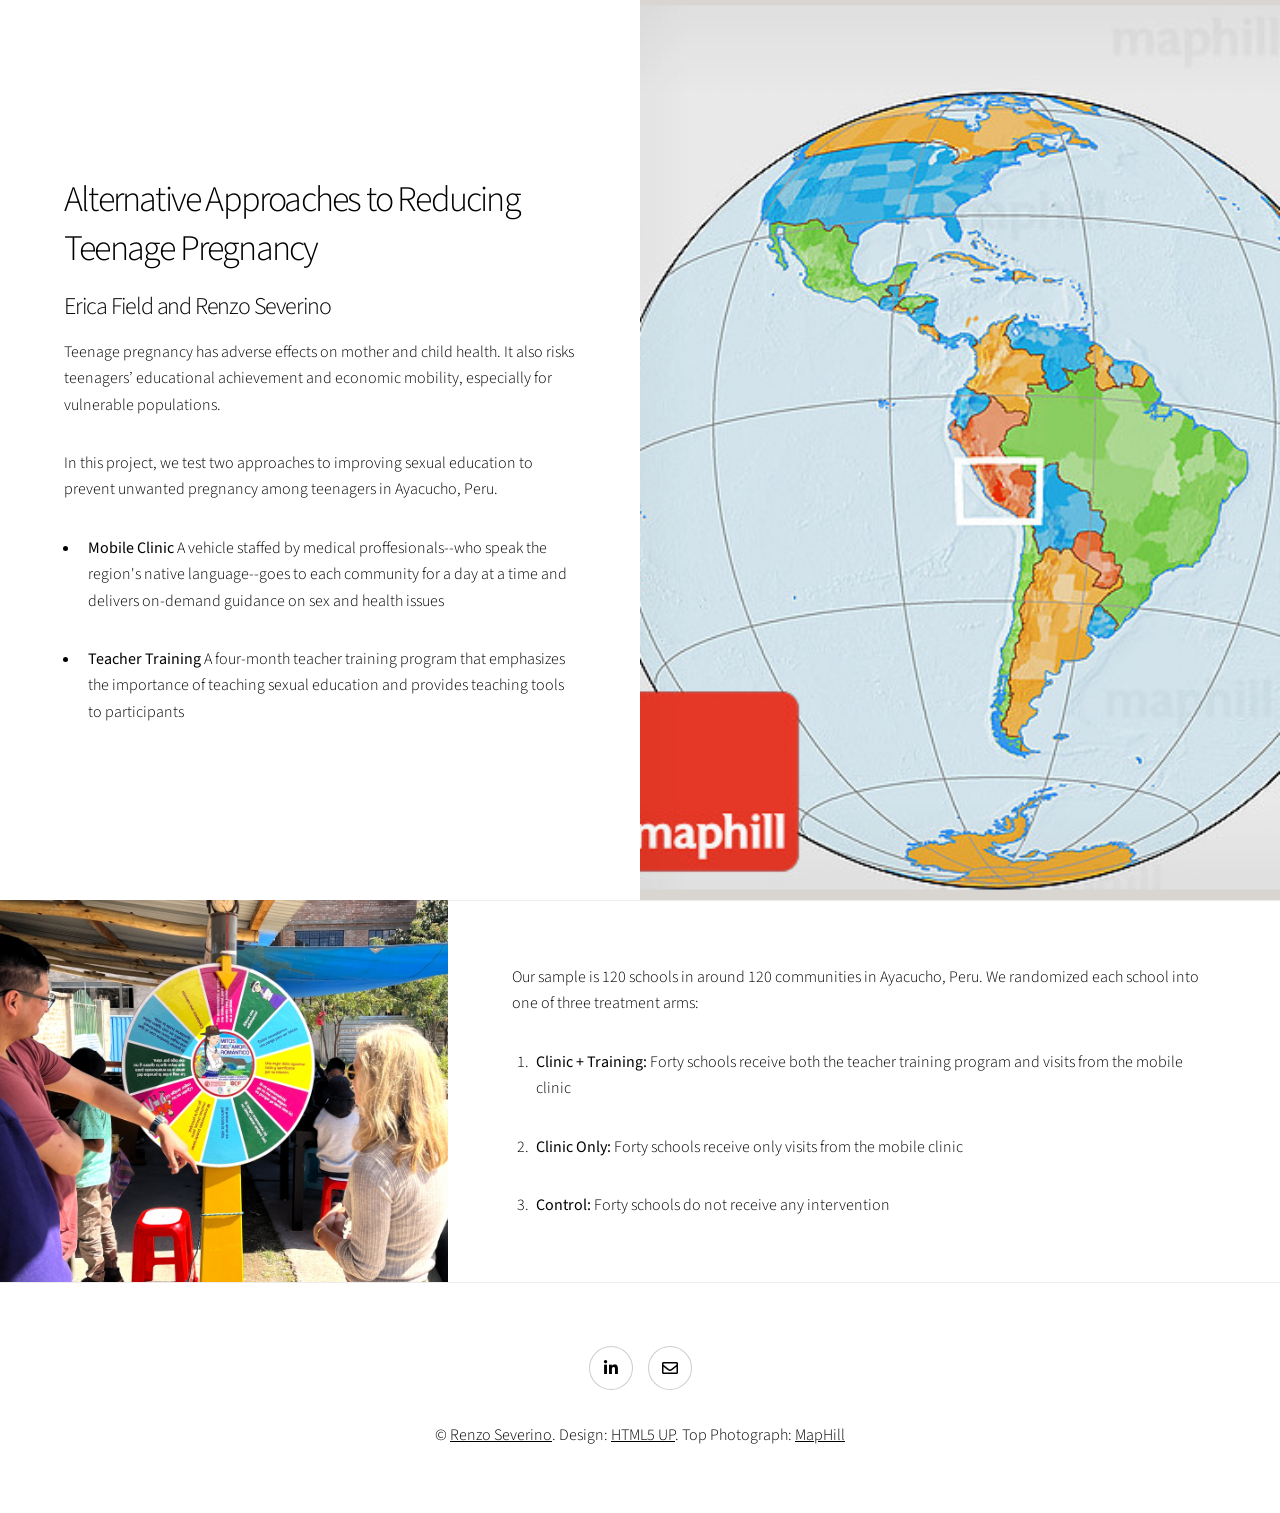
<file: perurct.html>
<!DOCTYPE HTML>

<html>
	<head>
		<title>Severino_PeruRCT</title>
		<meta charset="utf-8" />
		<meta name="viewport" content="width=device-width, initial-scale=1, user-scalable=no" />
		<link rel="stylesheet" href="assets/css/main.css" />
		<noscript><link rel="stylesheet" href="assets/css/noscript.css" /></noscript>
		<meta name="google-site-verification" content="csmdwalZNR9BSUntCQkWehDHMoRO4T6SZdNjTyP5fW8" />
	</head>
	<body class="is-preload">

		<!-- Wrapper -->
			<div id="wrapper" class="divided">

				<!-- One -->
				<section class="banner style1 orient-left content-align-left image-position-right fullscreen onload-image-fade-in onload-content-fade-right">
				<div class="content">
							<h2>Alternative Approaches to Reducing Teenage Pregnancy</h2>
							<h3>Erica Field and Renzo Severino</h3>
							<p>Teenage pregnancy has adverse effects on mother and child health. It also risks teenagers’ educational achievement and economic mobility, especially for vulnerable populations. </p>
							<p>In this project, we test two approaches to improving sexual education to prevent unwanted pregnancy among teenagers in Ayacucho, Peru. </p>
							<ul>
								<li><b>Mobile Clinic</b> A vehicle staffed by medical proffesionals--who speak the region's native language--goes to each community for a day at a time and delivers on-demand guidance on sex and health issues</li>
								<p></p>
								<li><b>Teacher Training</b> A four-month teacher training program that emphasizes the importance of teaching sexual education and provides teaching tools to participants</li>
							</ul>
							</div>
						<div class="image">
							<img src="images/rct_1.png" alt="" />
						</div>
					</section>

				<!-- Two -->
				<section class="spotlight style1 orient-right content-align-left image-position-center onscroll-image-fade-in" id="second">
			
						<div class="content">
							<p>Our sample is 120 schools in around 120 communities in Ayacucho, Peru. We randomized each school into one of three treatment arms:</p> 
							<ol>
								<li><b>Clinic + Training:</b> Forty schools receive both the teacher training program and visits from the mobile clinic</li>
								<p></p>
								<li><b>Clinic Only:</b> Forty schools receive only visits from the mobile clinic</li>
								<p></p>
								<li><b>Control:</b> Forty schools do not receive any intervention</li>
							</ol>
						</div>
						<div class="image">
							<img src="images/rct_2.jpg" alt="" />
						</div>
					</section>	

				<!-- Footer -->
					<footer class="wrapper style1 align-center">
						<div class="inner">
							<ul class="icons">
								<!-- <li><a href="#" class="icon brands style2 fa-twitter"><span class="label">Twitter</span></a></li> -->
								<li><a href="https://www.linkedin.com/in/renzoseverino/?locale=en_US" class="icon brands style2 fa-linkedin-in"><span class="label">LinkedIn</span></a></li>
								<li><a href="mailto:renzo.severino@duke.edu" class="icon style2 fa-envelope"><span class="label">Email</span></a></li>
							</ul>
							<p>&copy; <a href="https://renzoseverino.github.io">Renzo Severino</a>. Design: <a href="https://html5up.net">HTML5 UP</a>. Top Photograph: <a href="http://www.maphill.com/peru/ayacucho/location-maps/political-map/">MapHill</a> </p>
						</div>
					</footer>

			</div>

		<!-- Scripts -->
			<script src="assets/js/jquery.min.js"></script>
			<script src="assets/js/jquery.scrollex.min.js"></script>
			<script src="assets/js/jquery.scrolly.min.js"></script>
			<script src="assets/js/browser.min.js"></script>
			<script src="assets/js/breakpoints.min.js"></script>
			<script src="assets/js/util.js"></script>
			<script src="assets/js/main.js"></script>

	</body>
</html>
</file>
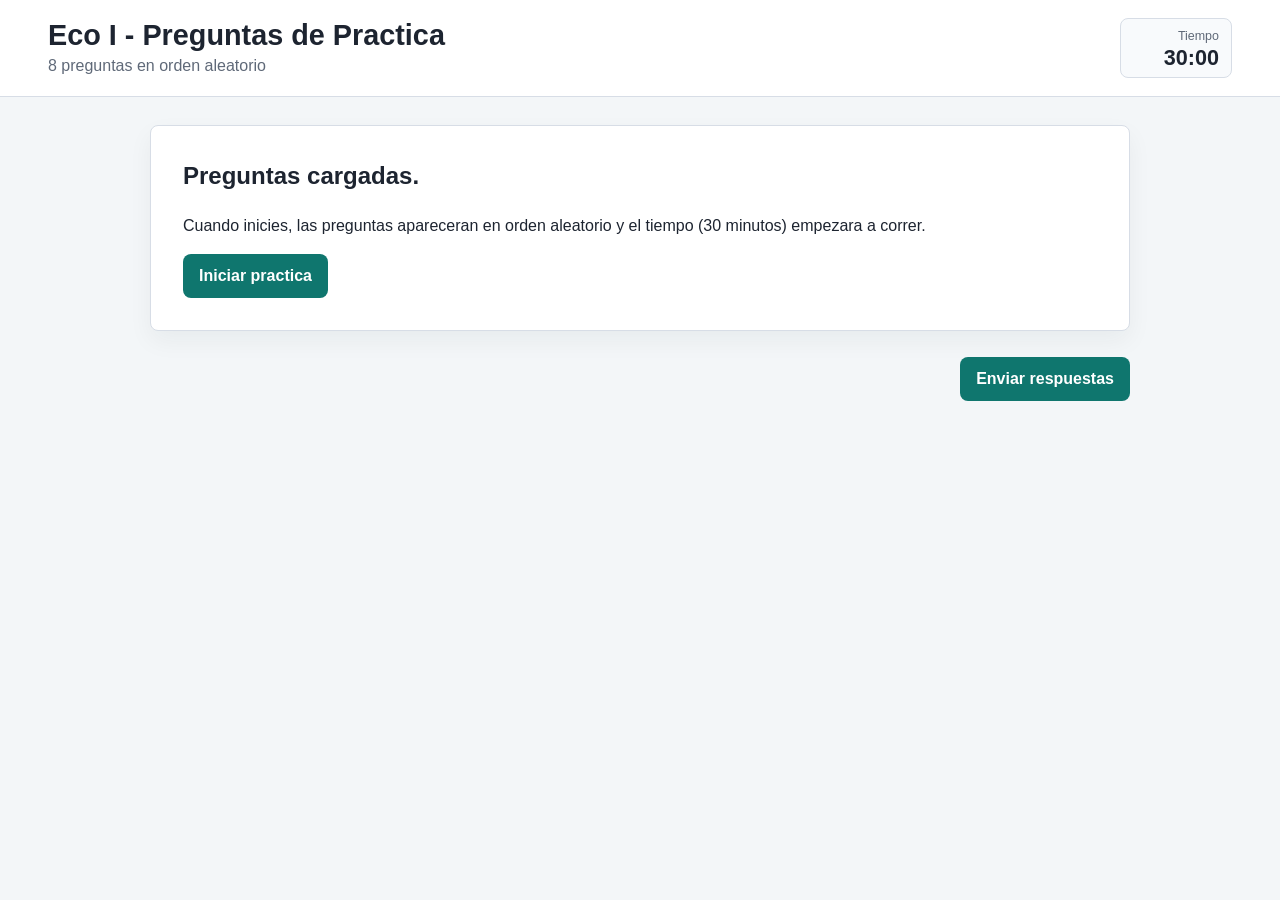
<file: practice.html>
<!doctype html>
<html lang="es">
  <head>
    <meta charset="utf-8">
    <meta name="viewport" content="width=device-width, initial-scale=1">
    <title>Eco I - Preguntas de Practica</title>
    <link rel="stylesheet" href="assets/css/practice.css">
  </head>
  <body>
    <header class="topbar">
      <div>
        <h1>Eco I - Preguntas de Practica</h1>
        <p>8 preguntas en orden aleatorio</p>
      </div>
      <div class="timer" aria-live="polite">
        <span>Tiempo</span>
        <strong id="timer">30:00</strong>
      </div>
    </header>

    <main class="shell">
      <section id="intro" class="panel">
        <h2>Preguntas cargadas.</h2>
        <p>Cuando inicies, las preguntas apareceran en orden aleatorio y el tiempo (30 minutos) empezara a correr.</p>
        <button id="startBtn" class="primary">Iniciar practica</button>
      </section>

      <form id="quizForm" class="quiz hidden">
        <div id="questions"></div>
        <div class="actions">
          <button type="submit" class="primary">Enviar respuestas</button>
        </div>
      </form>

      <section id="results" class="results hidden" aria-live="polite">
        <h2>Revision</h2>
        <div id="resultList"></div>
        <button id="retryBtn" class="secondary">Intentar otra vez</button>
      </section>
    </main>

    <script src="assets/js/fquestions-data.js"></script>
    <script src="assets/js/fquestions-app.js"></script>
  </body>
</html>
</file>
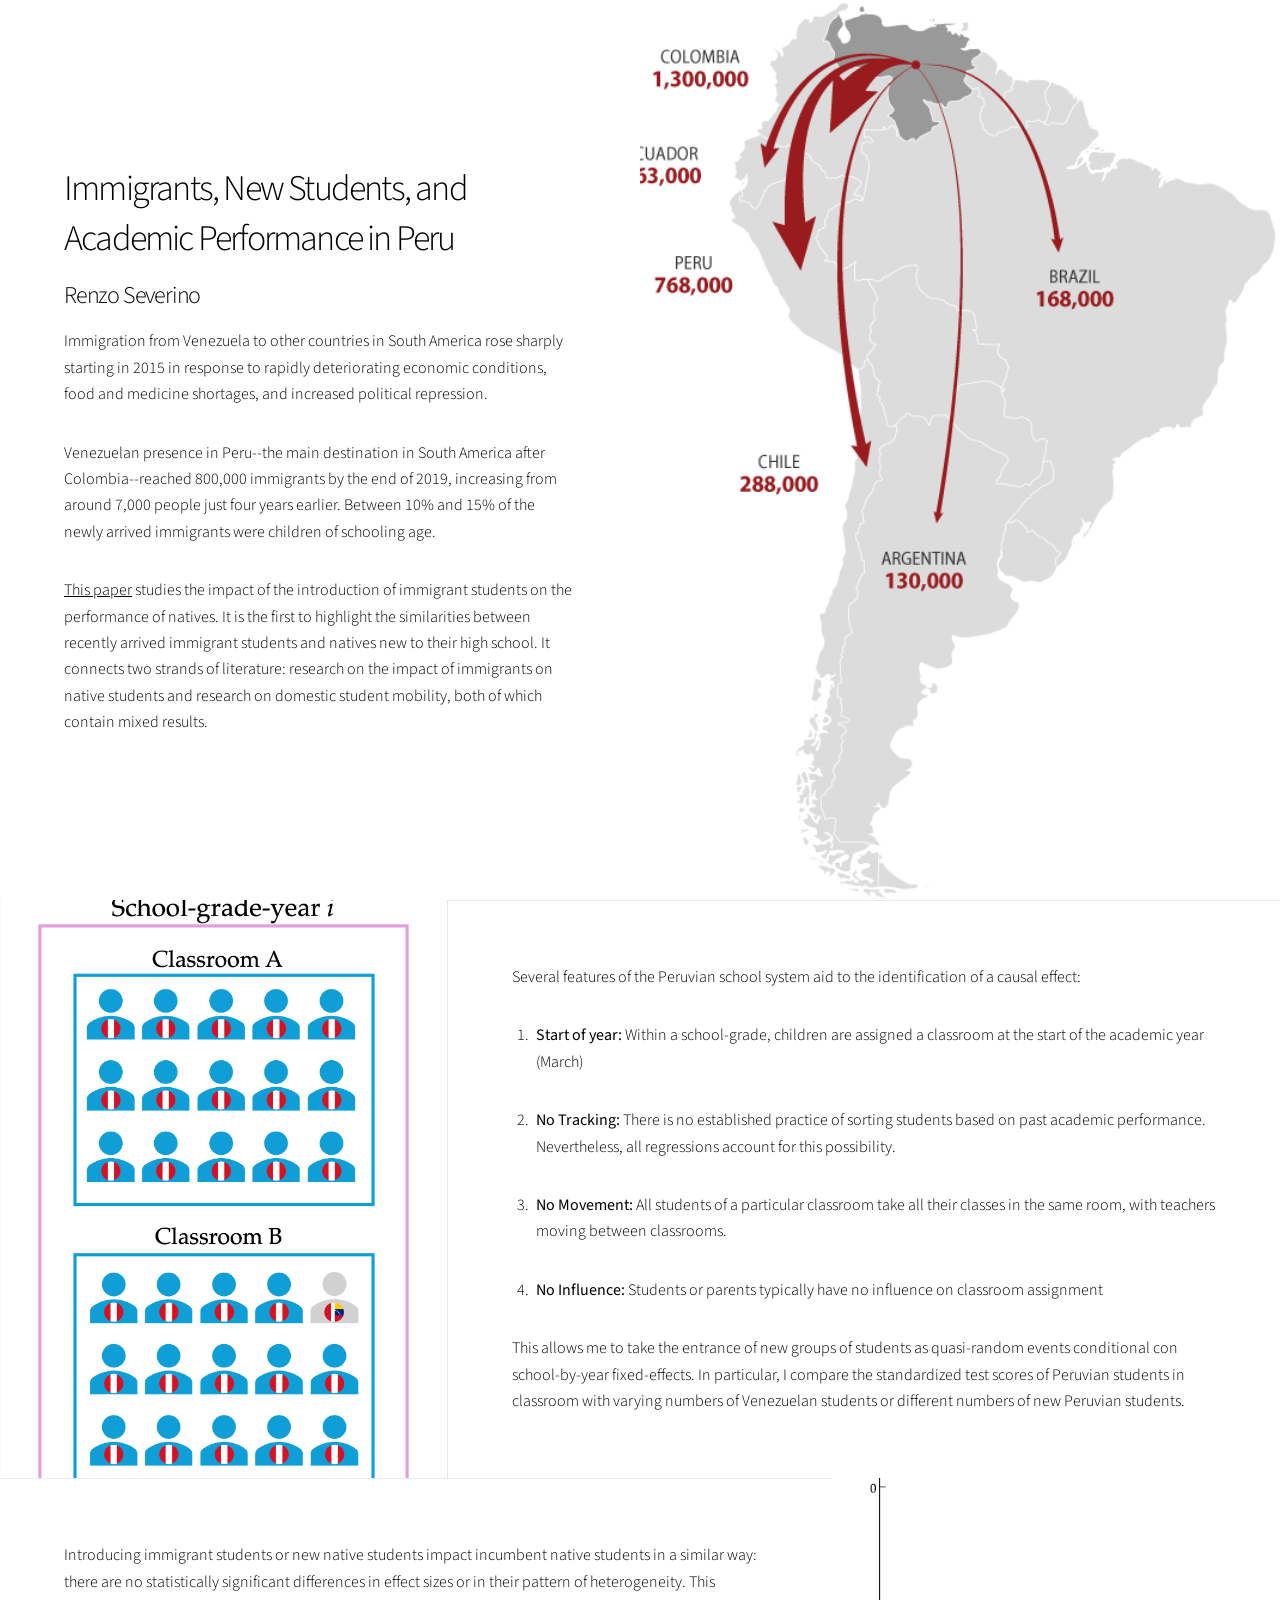
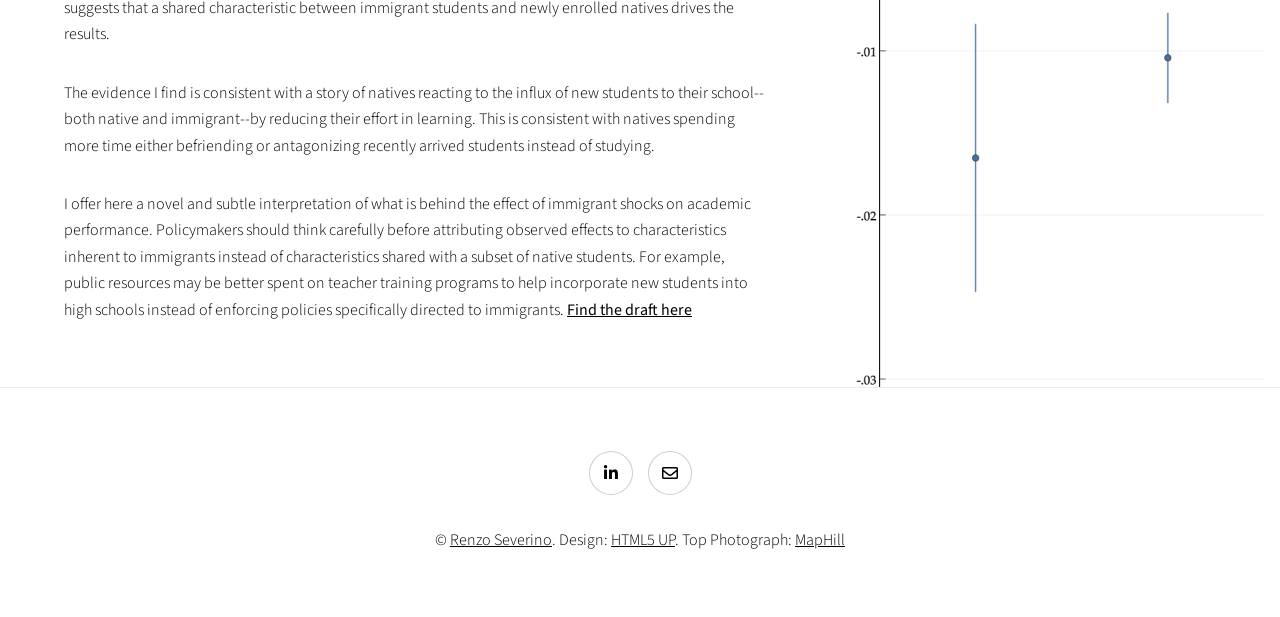
<file: SeverinoJMP.html>
<!DOCTYPE HTML>

<html>
	<head>
		<title>Renzo Severino - JMP</title>
		<meta charset="utf-8" />
		<meta name="viewport" content="width=device-width, initial-scale=1, user-scalable=no" />
		<link rel="stylesheet" href="assets/css/main.css" />
		<noscript><link rel="stylesheet" href="assets/css/noscript.css" /></noscript>
		<meta name="google-site-verification" content="csmdwalZNR9BSUntCQkWehDHMoRO4T6SZdNjTyP5fW8" />
	</head>
	<body class="is-preload">

		<!-- Wrapper -->
			<div id="wrapper" class="divided">

				<!-- One -->
				<section class="banner style1 orient-left content-align-left image-position-right fullscreen onload-image-fade-in onload-content-fade-right">
				<div class="content">
							<h2><a href="Severino_JMP.pdf"> Immigrants, New Students, and Academic Performance in Peru </a></h2>
							<h3>Renzo Severino</h3>
							<p> Immigration from Venezuela to other countries in South America rose sharply starting in 2015 
								in response to rapidly deteriorating economic conditions, food and medicine shortages, and 
								increased political repression. </p>
							<p> Venezuelan presence in Peru--the main destination in South America after Colombia--reached 
								800,000 immigrants by the end of 2019, increasing from around 7,000 people just four years earlier. 
								Between	10% and 15% of the newly arrived immigrants were children of schooling age. </p>
							<p> <a href="Severino_JMP.pdf">This paper</a> studies the impact of the introduction of immigrant students on the performance of natives. It is the 
								first to highlight the similarities between recently arrived immigrant students and natives new to their high school. 
								It connects two strands of literature: research on the impact of immigrants  on native students and research on domestic 
								student mobility, both of which contain mixed results. </p>
							</div>
						<div class="image">
							<img src="images/jmp_map.png" alt="" />
						</div>
					</section>

				<!-- Two -->
				<section class="spotlight style1 orient-right content-align-left image-position-center onscroll-image-fade-in" id="second">
			
						<div class="content">
							<p>Several features of the Peruvian school system aid to the identification of a causal effect:</p> 
							<ol>
								<li><b>Start of year:</b> Within a school-grade, children are assigned a classroom at the start of the academic year (March) </li>
								<p></p>
								<li><b>No Tracking:</b> There is no established practice of sorting students based on past academic performance. Nevertheless, all regressions account for this possibility.</li>
								<p></p>
								<li><b>No Movement:</b> All students of a particular classroom take all their classes in the same room, with teachers moving between classrooms. </li>
								<p></p>
								<li><b>No Influence:</b> Students or parents typically have no influence on classroom assignment</li>
							</ol>
							<p>This allows me to take the entrance of new groups of students as quasi-random events conditional con school-by-year fixed-effects. In particular, I compare the standardized test scores of Peruvian students 
								in classroom with varying numbers of Venezuelan students or different numbers of new Peruvian students. </p>
						</div>
						<div class="image">
							<img src="images/jmp_id2.png" alt="" />
						</div>
					</section>	

				<!-- Three -->
				<section class="spotlight style1 orient-left content-align-left image-position-center onscroll-image-fade-in" id="third">

					<div class="content">
						<p>Introducing immigrant students or new native students impact incumbent native students in a similar way: there are no statistically significant differences in effect sizes or in 
							their pattern of heterogeneity. This suggests that a shared characteristic between immigrant students and newly enrolled natives drives the results. </p>
						<p></p>
						<p>The evidence I find is consistent with a story of natives reacting to the influx of new students to their school--both native and immigrant--by reducing their effort in learning. 
							This is consistent with natives spending more time either befriending or antagonizing recently arrived students instead of studying.</p>
						<p></p>
						<p>I offer here a novel and subtle interpretation of what is behind the effect of immigrant shocks on academic performance. 
							Policymakers should think carefully before attributing observed effects to characteristics inherent to 	immigrants instead of characteristics shared with a subset of native students.
							For example, public resources may be better spent on teacher training programs to help incorporate new students into high schools instead of enforcing policies
							specifically directed to immigrants. <a href="Severino_JMP.pdf"> <b>Find the draft here</b></a>
							</p>
						 
		
					</div>
					<div class="image">
						<img src="images/jmp_graph.png" alt="" />
					</div>
				</section>				

				<!-- Footer -->
					<footer class="wrapper style1 align-center">
						<div class="inner">
							<ul class="icons">
								<!-- <li><a href="#" class="icon brands style2 fa-twitter"><span class="label">Twitter</span></a></li> -->
								<li><a href="https://www.linkedin.com/in/renzoseverino/?locale=en_US" class="icon brands style2 fa-linkedin-in"><span class="label">LinkedIn</span></a></li>
								<li><a href="mailto:renzo.severino@duke.edu" class="icon style2 fa-envelope"><span class="label">Email</span></a></li>
							</ul>
							<p>&copy; <a href="https://renzoseverino.github.io">Renzo Severino</a>. Design: <a href="https://html5up.net">HTML5 UP</a>. Top Photograph: <a href="http://www.maphill.com/peru/ayacucho/location-maps/political-map/">MapHill</a> </p>
						</div>
					</footer>

			</div>

		<!-- Scripts -->
			<script src="assets/js/jquery.min.js"></script>
			<script src="assets/js/jquery.scrollex.min.js"></script>
			<script src="assets/js/jquery.scrolly.min.js"></script>
			<script src="assets/js/browser.min.js"></script>
			<script src="assets/js/breakpoints.min.js"></script>
			<script src="assets/js/util.js"></script>
			<script src="assets/js/main.js"></script>

	</body>
</html>
</file>
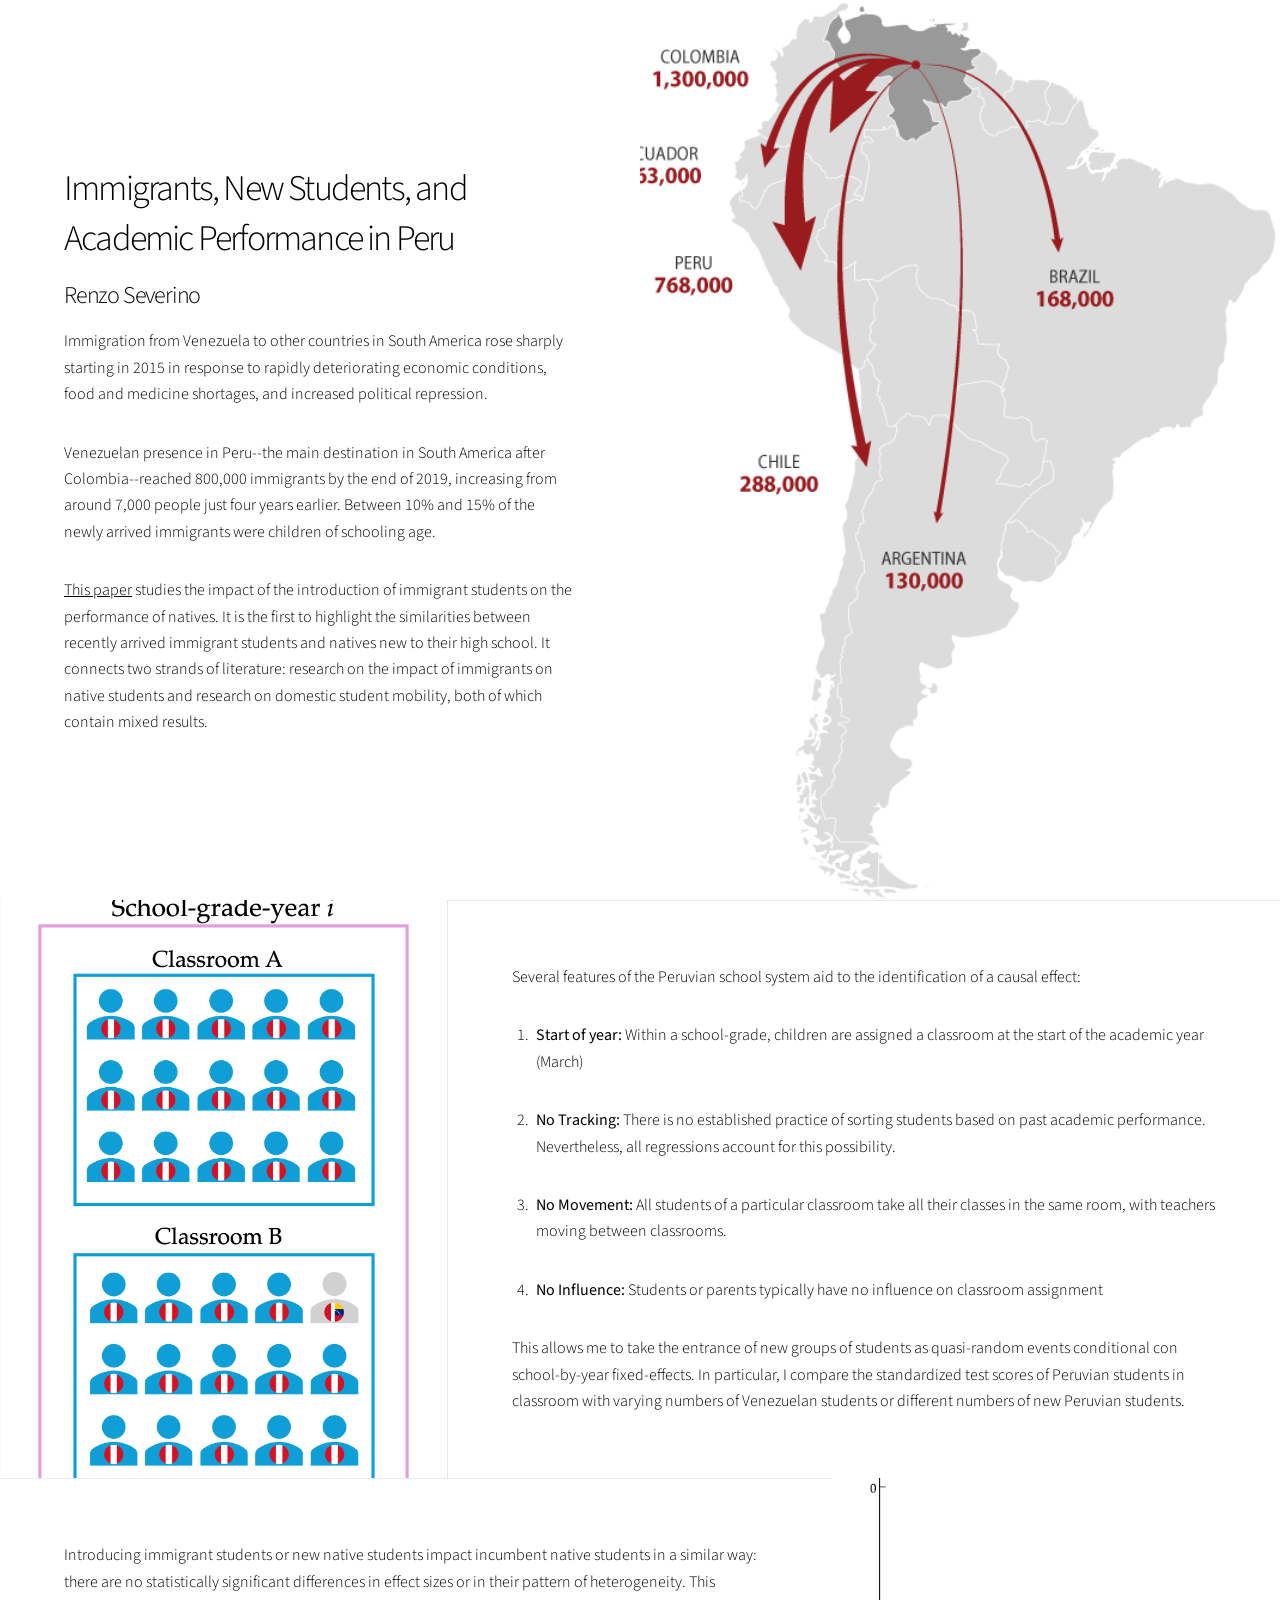
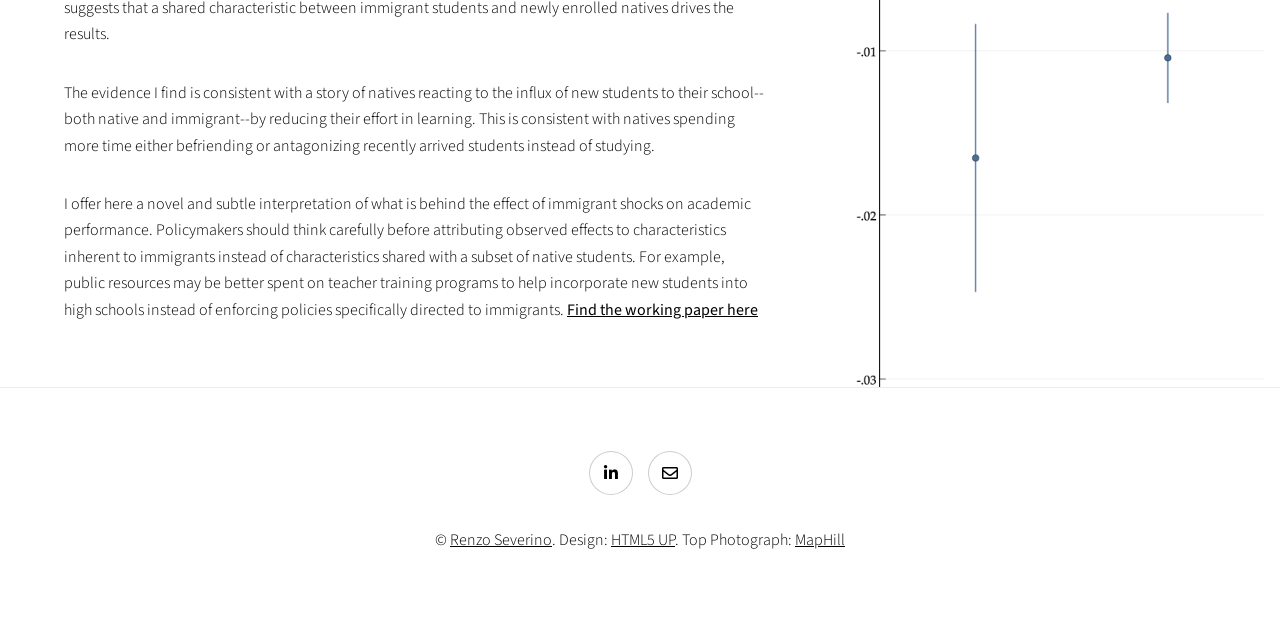
<file: SeverinoVenezuela.html>
<!DOCTYPE HTML>

<html>
	<head>
		<title>Renzo Severino - JMP</title>
		<meta charset="utf-8" />
		<meta name="viewport" content="width=device-width, initial-scale=1, user-scalable=no" />
		<link rel="stylesheet" href="assets/css/main.css" />
		<noscript><link rel="stylesheet" href="assets/css/noscript.css" /></noscript>
		<meta name="google-site-verification" content="csmdwalZNR9BSUntCQkWehDHMoRO4T6SZdNjTyP5fW8" />
	</head>
	<body class="is-preload">

		<!-- Wrapper -->
			<div id="wrapper" class="divided">

				<!-- One -->
				<section class="banner style1 orient-left content-align-left image-position-right fullscreen onload-image-fade-in onload-content-fade-right">
				<div class="content">
							<h2><a href="https://dx.doi.org/10.2139/ssrn.7491198"> Immigrants, New Students, and Academic Performance in Peru </a></h2>
							<h3>Renzo Severino</h3>
							<p> Immigration from Venezuela to other countries in South America rose sharply starting in 2015 
								in response to rapidly deteriorating economic conditions, food and medicine shortages, and 
								increased political repression. </p>
							<p> Venezuelan presence in Peru--the main destination in South America after Colombia--reached 
								800,000 immigrants by the end of 2019, increasing from around 7,000 people just four years earlier. 
								Between	10% and 15% of the newly arrived immigrants were children of schooling age. </p>
							<p> <a href="https://dx.doi.org/10.2139/ssrn.7491198">This paper</a> studies the impact of the introduction of immigrant students on the performance of natives. It is the 
								first to highlight the similarities between recently arrived immigrant students and natives new to their high school. 
								It connects two strands of literature: research on the impact of immigrants  on native students and research on domestic 
								student mobility, both of which contain mixed results. </p>
							</div>
						<div class="image">
							<img src="images/jmp_map.png" alt="" />
						</div>
					</section>

				<!-- Two -->
				<section class="spotlight style1 orient-right content-align-left image-position-center onscroll-image-fade-in" id="second">
			
						<div class="content">
							<p>Several features of the Peruvian school system aid to the identification of a causal effect:</p> 
							<ol>
								<li><b>Start of year:</b> Within a school-grade, children are assigned a classroom at the start of the academic year (March) </li>
								<p></p>
								<li><b>No Tracking:</b> There is no established practice of sorting students based on past academic performance. Nevertheless, all regressions account for this possibility.</li>
								<p></p>
								<li><b>No Movement:</b> All students of a particular classroom take all their classes in the same room, with teachers moving between classrooms. </li>
								<p></p>
								<li><b>No Influence:</b> Students or parents typically have no influence on classroom assignment</li>
							</ol>
							<p>This allows me to take the entrance of new groups of students as quasi-random events conditional con school-by-year fixed-effects. In particular, I compare the standardized test scores of Peruvian students 
								in classroom with varying numbers of Venezuelan students or different numbers of new Peruvian students. </p>
						</div>
						<div class="image">
							<img src="images/jmp_id2.png" alt="" />
						</div>
					</section>	

				<!-- Three -->
				<section class="spotlight style1 orient-left content-align-left image-position-center onscroll-image-fade-in" id="third">

					<div class="content">
						<p>Introducing immigrant students or new native students impact incumbent native students in a similar way: there are no statistically significant differences in effect sizes or in 
							their pattern of heterogeneity. This suggests that a shared characteristic between immigrant students and newly enrolled natives drives the results. </p>
						<p></p>
						<p>The evidence I find is consistent with a story of natives reacting to the influx of new students to their school--both native and immigrant--by reducing their effort in learning. 
							This is consistent with natives spending more time either befriending or antagonizing recently arrived students instead of studying.</p>
						<p></p>
						<p>I offer here a novel and subtle interpretation of what is behind the effect of immigrant shocks on academic performance. 
							Policymakers should think carefully before attributing observed effects to characteristics inherent to 	immigrants instead of characteristics shared with a subset of native students.
							For example, public resources may be better spent on teacher training programs to help incorporate new students into high schools instead of enforcing policies
							specifically directed to immigrants. <a href="https://dx.doi.org/10.2139/ssrn.7491198"> <b>Find the working paper here</b></a>
							</p>
						 
		
					</div>
					<div class="image">
						<img src="images/jmp_graph.png" alt="" />
					</div>
				</section>				

				<!-- Footer -->
					<footer class="wrapper style1 align-center">
						<div class="inner">
							<ul class="icons">
								<!-- <li><a href="#" class="icon brands style2 fa-twitter"><span class="label">Twitter</span></a></li> -->
								<li><a href="https://www.linkedin.com/in/renzoseverino/?locale=en_US" class="icon brands style2 fa-linkedin-in"><span class="label">LinkedIn</span></a></li>
								<li><a href="mailto:renzo.severino@duke.edu" class="icon style2 fa-envelope"><span class="label">Email</span></a></li>
							</ul>
							<p>&copy; <a href="https://renzoseverino.github.io">Renzo Severino</a>. Design: <a href="https://html5up.net">HTML5 UP</a>. Top Photograph: <a href="http://www.maphill.com/peru/ayacucho/location-maps/political-map/">MapHill</a> </p>
						</div>
					</footer>

			</div>

		<!-- Scripts -->
			<script src="assets/js/jquery.min.js"></script>
			<script src="assets/js/jquery.scrollex.min.js"></script>
			<script src="assets/js/jquery.scrolly.min.js"></script>
			<script src="assets/js/browser.min.js"></script>
			<script src="assets/js/breakpoints.min.js"></script>
			<script src="assets/js/util.js"></script>
			<script src="assets/js/main.js"></script>

	</body>
</html>
</file>
<file: assets/css/noscript.css>
/*
	Story by HTML5 UP
	html5up.net | @ajlkn
	Free for personal and commercial use under the CCA 3.0 license (html5up.net/license)
*/

/* Banner (transitions) */

	.banner.onload-content-fade-up .content {
		-moz-transition: none;
		-webkit-transition: none;
		-ms-transition: none;
		transition: none;
	}

	body.is-preload .banner.onload-content-fade-up .content {
		-moz-transform: none;
		-webkit-transform: none;
		-ms-transform: none;
		transform: none;
		opacity: 1;
	}

	.banner.onload-content-fade-down .content {
		-moz-transition: none;
		-webkit-transition: none;
		-ms-transition: none;
		transition: none;
	}

	body.is-preload .banner.onload-content-fade-down .content {
		-moz-transform: none;
		-webkit-transform: none;
		-ms-transform: none;
		transform: none;
		opacity: 1;
	}

	.banner.onload-content-fade-left .content {
		-moz-transition: none;
		-webkit-transition: none;
		-ms-transition: none;
		transition: none;
	}

	body.is-preload .banner.onload-content-fade-left .content {
		-moz-transform: none;
		-webkit-transform: none;
		-ms-transform: none;
		transform: none;
		opacity: 1;
	}

	.banner.onload-content-fade-right .content {
		-moz-transition: none;
		-webkit-transition: none;
		-ms-transition: none;
		transition: none;
	}

	body.is-preload .banner.onload-content-fade-right .content {
		-moz-transform: none;
		-webkit-transform: none;
		-ms-transform: none;
		transform: none;
		opacity: 1;
	}

	.banner.onload-content-fade-in .content {
		-moz-transition: none;
		-webkit-transition: none;
		-ms-transition: none;
		transition: none;
	}

	body.is-preload .banner.onload-content-fade-in .content {
		-moz-transform: none;
		-webkit-transform: none;
		-ms-transform: none;
		transform: none;
		opacity: 1;
	}

	.banner.onload-image-fade-up .image {
		-moz-transition: none;
		-webkit-transition: none;
		-ms-transition: none;
		transition: none;
	}

		.banner.onload-image-fade-up .image img {
			-moz-transition: none;
			-webkit-transition: none;
			-ms-transition: none;
			transition: none;
		}

	body.is-preload .banner.onload-image-fade-up .image {
		-moz-transform: none;
		-webkit-transform: none;
		-ms-transform: none;
		transform: none;
		opacity: 1;
	}

		body.is-preload .banner.onload-image-fade-up .image img {
			opacity: 1;
		}

	.banner.onload-image-fade-down .image {
		-moz-transition: none;
		-webkit-transition: none;
		-ms-transition: none;
		transition: none;
	}

		.banner.onload-image-fade-down .image img {
			-moz-transition: none;
			-webkit-transition: none;
			-ms-transition: none;
			transition: none;
		}

	body.is-preload .banner.onload-image-fade-down .image {
		-moz-transform: none;
		-webkit-transform: none;
		-ms-transform: none;
		transform: none;
		opacity: 1;
	}

		body.is-preload .banner.onload-image-fade-down .image img {
			opacity: 1;
		}

	.banner.onload-image-fade-left .image {
		-moz-transition: none;
		-webkit-transition: none;
		-ms-transition: none;
		transition: none;
	}

		.banner.onload-image-fade-left .image img {
			-moz-transition: none;
			-webkit-transition: none;
			-ms-transition: none;
			transition: none;
		}

	body.is-preload .banner.onload-image-fade-left .image {
		-moz-transform: none;
		-webkit-transform: none;
		-ms-transform: none;
		transform: none;
		opacity: 1;
	}

		body.is-preload .banner.onload-image-fade-left .image img {
			opacity: 1;
		}

	.banner.onload-image-fade-right .image {
		-moz-transition: none;
		-webkit-transition: none;
		-ms-transition: none;
		transition: none;
	}

		.banner.onload-image-fade-right .image img {
			-moz-transition: none;
			-webkit-transition: none;
			-ms-transition: none;
			transition: none;
		}

	body.is-preload .banner.onload-image-fade-right .image {
		-moz-transform: none;
		-webkit-transform: none;
		-ms-transform: none;
		transform: none;
		opacity: 1;
	}

		body.is-preload .banner.onload-image-fade-right .image img {
			opacity: 1;
		}

	.banner.onload-image-fade-in .image img {
		-moz-transition: none;
		-webkit-transition: none;
		-ms-transition: none;
		transition: none;
	}

	body.is-preload .banner.onload-image-fade-in .image img {
		opacity: 1;
	}

	.banner.onscroll-content-fade-up .content {
		-moz-transition: none;
		-webkit-transition: none;
		-ms-transition: none;
		transition: none;
	}

	.banner.onscroll-content-fade-up.is-inactive .content {
		-moz-transform: none;
		-webkit-transform: none;
		-ms-transform: none;
		transform: none;
		opacity: 1;
	}

	.banner.onscroll-content-fade-down .content {
		-moz-transition: none;
		-webkit-transition: none;
		-ms-transition: none;
		transition: none;
	}

	.banner.onscroll-content-fade-down.is-inactive .content {
		-moz-transform: none;
		-webkit-transform: none;
		-ms-transform: none;
		transform: none;
		opacity: 1;
	}

	.banner.onscroll-content-fade-left .content {
		-moz-transition: none;
		-webkit-transition: none;
		-ms-transition: none;
		transition: none;
	}

	.banner.onscroll-content-fade-left.is-inactive .content {
		-moz-transform: none;
		-webkit-transform: none;
		-ms-transform: none;
		transform: none;
		opacity: 1;
	}

	.banner.onscroll-content-fade-right .content {
		-moz-transition: none;
		-webkit-transition: none;
		-ms-transition: none;
		transition: none;
	}

	.banner.onscroll-content-fade-right.is-inactive .content {
		-moz-transform: none;
		-webkit-transform: none;
		-ms-transform: none;
		transform: none;
		opacity: 1;
	}

	.banner.onscroll-content-fade-in .content {
		-moz-transition: none;
		-webkit-transition: none;
		-ms-transition: none;
		transition: none;
	}

	.banner.onscroll-content-fade-in.is-inactive .content {
		-moz-transform: none;
		-webkit-transform: none;
		-ms-transform: none;
		transform: none;
		opacity: 1;
	}

	.banner.onscroll-image-fade-up .image {
		-moz-transition: none;
		-webkit-transition: none;
		-ms-transition: none;
		transition: none;
	}

		.banner.onscroll-image-fade-up .image img {
			-moz-transition: none;
			-webkit-transition: none;
			-ms-transition: none;
			transition: none;
		}

	.banner.onscroll-image-fade-up.is-inactive .image {
		-moz-transform: none;
		-webkit-transform: none;
		-ms-transform: none;
		transform: none;
		opacity: 1;
	}

		.banner.onscroll-image-fade-up.is-inactive .image img {
			opacity: 1;
		}

	.banner.onscroll-image-fade-down .image {
		-moz-transition: none;
		-webkit-transition: none;
		-ms-transition: none;
		transition: none;
	}

		.banner.onscroll-image-fade-down .image img {
			-moz-transition: none;
			-webkit-transition: none;
			-ms-transition: none;
			transition: none;
		}

	.banner.onscroll-image-fade-down.is-inactive .image {
		-moz-transform: none;
		-webkit-transform: none;
		-ms-transform: none;
		transform: none;
		opacity: 1;
	}

		.banner.onscroll-image-fade-down.is-inactive .image img {
			opacity: 1;
		}

	.banner.onscroll-image-fade-left .image {
		-moz-transition: none;
		-webkit-transition: none;
		-ms-transition: none;
		transition: none;
	}

		.banner.onscroll-image-fade-left .image img {
			-moz-transition: none;
			-webkit-transition: none;
			-ms-transition: none;
			transition: none;
		}

	.banner.onscroll-image-fade-left.is-inactive .image {
		-moz-transform: none;
		-webkit-transform: none;
		-ms-transform: none;
		transform: none;
		opacity: 1;
	}

		.banner.onscroll-image-fade-left.is-inactive .image img {
			opacity: 1;
		}

	.banner.onscroll-image-fade-right .image {
		-moz-transition: none;
		-webkit-transition: none;
		-ms-transition: none;
		transition: none;
	}

		.banner.onscroll-image-fade-right .image img {
			-moz-transition: none;
			-webkit-transition: none;
			-ms-transition: none;
			transition: none;
		}

	.banner.onscroll-image-fade-right.is-inactive .image {
		-moz-transform: none;
		-webkit-transform: none;
		-ms-transform: none;
		transform: none;
		opacity: 1;
	}

		.banner.onscroll-image-fade-right.is-inactive .image img {
			opacity: 1;
		}

	.banner.onscroll-image-fade-in .image img {
		-moz-transition: none;
		-webkit-transition: none;
		-ms-transition: none;
		transition: none;
	}

	.banner.onscroll-image-fade-in.is-inactive .image img {
		opacity: 1;
	}
</file>
<file: assets/css/assessment_1.css>
:root { color: #000; background: #fff; font-family: "Source Sans Pro", Helvetica, sans-serif; font-weight: 300; font-size: 18px; line-height: 1.65; }
* { box-sizing: border-box; }
body { margin: 0; }
a { color: inherit; text-underline-offset: 4px; }
button, input { font: inherit; }
.masthead { max-width: 1160px; margin: auto; padding: 24px 36px; display: flex; justify-content: space-between; gap: 20px; border-bottom: 1px solid #e6e6e6; font-size: 16px; }
.masthead a { text-decoration: none; }
.masthead span { color: #626262; }
main { max-width: 1160px; margin: auto; padding: 48px 36px 64px; }
.intro { margin-bottom: 36px; }
.eyebrow { margin: 0 0 8px; color: #626262; font-size: 16px; }
h1, h2, legend { font-weight: 300; letter-spacing: 0; }
h1 { font-size: 42px; line-height: 1.2; margin: 0 0 16px; }
h2 { font-size: 30px; margin: 0 0 16px; }
p { margin: 0 0 16px; }
.draft-note { font-size: 15px; color: #666; }
.identity { display: grid; grid-template-columns: 2fr 1fr; gap: 28px; padding-bottom: 36px; }
.identity label { display: block; margin-bottom: 8px; }
input:not([type="radio"]) { width: 100%; border: 1px solid #ccc; border-radius: 4px; background: #fff; padding: 9px 12px; color: #000; }
input[type="radio"] { width: 18px; height: 18px; margin: 0; flex: 0 0 18px; accent-color: #333; }
fieldset { min-width: 0; border: 0; border-top: 1px solid #e0e0e0; margin: 0; padding: 30px 0 38px; }
legend { float: left; width: 100%; padding: 0; margin: 0 0 14px; font-size: 26px; line-height: 1.3; }
.number { color: #888; font-size: 18px; margin-right: 14px; }
.prompt { clear: both; max-width: 900px; margin-bottom: 24px; }
.graph-options { display: grid; grid-template-columns: repeat(3, minmax(0, 1fr)); gap: 18px; }
.graph-option { display: block; border: 1px solid #ddd; border-radius: 4px; overflow: hidden; cursor: pointer; }
.option-heading { display: flex; align-items: center; gap: 10px; padding: 13px 15px 2px; }
.graph-option img { display: block; width: 100%; height: auto; aspect-ratio: 1.35; }
.graph-option:has(input:checked) { border-color: #333; box-shadow: 0 0 0 1px #333; }
.graph-option:hover { border-color: #888; }
.choices { max-width: 900px; display: grid; gap: 8px; }
.choices label { display: flex; align-items: baseline; gap: 12px; padding: 10px 12px; cursor: pointer; border-radius: 4px; }
.choices label:has(input:checked) { background: #f2f2f2; }
.choices label:hover { background: #f7f7f7; }
.numeric-label { display: flex; align-items: center; flex-wrap: wrap; gap: 12px; }
.numeric-label input { width: 110px; }
.numeric-label span { color: #626262; font-size: 16px; }
.form-end { display: flex; justify-content: space-between; align-items: center; gap: 24px; border-top: 1px solid #e0e0e0; padding-top: 28px; }
#progress { color: #626262; font-size: 16px; }
button { background: #fff; color: #000; border: 1px solid #aaa; border-radius: 4px; padding: 11px 24px; cursor: pointer; font-weight: 400; }
button:hover { background: #f5f5f5; border-color: #333; }
button:disabled { opacity: 0.5; cursor: default; }
#review button { margin: 0 12px 12px 0; }
:focus-visible { outline: 2px solid #3075a3; outline-offset: 4px; }
footer { border-top: 1px solid #e6e6e6; padding: 28px 24px; text-align: center; font-size: 15px; color: #666; }
#review { max-width: 800px; }
dl { margin: 24px 0; }
dt { font-weight: 400; margin-top: 20px; }
dd { margin: 4px 0 0; }
[hidden] { display: none !important; }
@media (max-width: 760px) {
  .masthead { padding: 18px 22px; flex-wrap: wrap; gap: 4px 20px; }
  main { padding: 32px 22px 48px; }
  h1 { font-size: 34px; }
  legend { font-size: 23px; }
  .identity { grid-template-columns: 1fr; gap: 18px; }
  .graph-options { grid-template-columns: 1fr; max-width: 460px; margin: auto; }
  .form-end { align-items: stretch; flex-direction: column; gap: 16px; }
  .numeric-label span { width: 100%; }
}
</file>
<file: assets/css/assessment_2.css>
:root { color: #000; background: #fff; font-family: "Source Sans Pro", Helvetica, sans-serif; font-weight: 300; font-size: 18px; line-height: 1.65; }
* { box-sizing: border-box; }
body { margin: 0; }
a { color: inherit; text-underline-offset: 4px; }
button, input { font: inherit; }
.masthead { max-width: 1160px; margin: auto; padding: 24px 36px; display: flex; justify-content: space-between; gap: 20px; border-bottom: 1px solid #e6e6e6; font-size: 16px; }
.masthead a { text-decoration: none; }
.masthead span { color: #626262; }
main { max-width: 1160px; margin: auto; padding: 48px 36px 64px; }
.intro { margin-bottom: 36px; }
.eyebrow { margin: 0 0 8px; color: #626262; font-size: 16px; }
h1, h2, legend { font-weight: 300; letter-spacing: 0; }
h1 { font-size: 42px; line-height: 1.2; margin: 0 0 16px; }
h2 { font-size: 30px; margin: 0 0 16px; }
p { margin: 0 0 16px; }
.draft-note { font-size: 15px; color: #666; }
.identity { display: grid; grid-template-columns: 2fr 1fr; gap: 28px; padding-bottom: 36px; }
.identity label { display: block; margin-bottom: 8px; }
input:not([type="radio"]) { width: 100%; border: 1px solid #ccc; border-radius: 4px; background: #fff; padding: 9px 12px; color: #000; }
input[type="radio"] { width: 18px; height: 18px; margin: 0; flex: 0 0 18px; accent-color: #333; }
fieldset { min-width: 0; border: 0; border-top: 1px solid #e0e0e0; margin: 0; padding: 30px 0 38px; }
legend { float: left; width: 100%; padding: 0; margin: 0 0 14px; font-size: 26px; line-height: 1.3; }
.number { color: #888; font-size: 18px; margin-right: 14px; }
.prompt { clear: both; max-width: 900px; margin-bottom: 24px; }
.graph-options { display: grid; grid-template-columns: repeat(3, minmax(0, 1fr)); gap: 18px; }
.graph-option { display: block; border: 1px solid #ddd; border-radius: 4px; overflow: hidden; cursor: pointer; }
.option-heading { display: flex; align-items: center; gap: 10px; padding: 13px 15px 2px; }
.graph-option img { display: block; width: 100%; height: auto; aspect-ratio: 1.35; }
.graph-option:has(input:checked) { border-color: #333; box-shadow: 0 0 0 1px #333; }
.graph-option:hover { border-color: #888; }
.choices { max-width: 900px; display: grid; gap: 8px; }
.choices label { display: flex; align-items: baseline; gap: 12px; padding: 10px 12px; cursor: pointer; border-radius: 4px; }
.choices label:has(input:checked) { background: #f2f2f2; }
.choices label:hover { background: #f7f7f7; }
.numeric-label { display: flex; align-items: center; flex-wrap: wrap; gap: 12px; }
.numeric-label input { width: 110px; }
.numeric-label span { color: #626262; font-size: 16px; }
.form-end { display: flex; justify-content: space-between; align-items: center; gap: 24px; border-top: 1px solid #e0e0e0; padding-top: 28px; }
#progress { color: #626262; font-size: 16px; }
button { background: #fff; color: #000; border: 1px solid #aaa; border-radius: 4px; padding: 11px 24px; cursor: pointer; font-weight: 400; }
button:hover { background: #f5f5f5; border-color: #333; }
button:disabled { opacity: 0.5; cursor: default; }
#review button { margin: 0 12px 12px 0; }
:focus-visible { outline: 2px solid #3075a3; outline-offset: 4px; }
footer { border-top: 1px solid #e6e6e6; padding: 28px 24px; text-align: center; font-size: 15px; color: #666; }
#review { max-width: 800px; }
dl { margin: 24px 0; }
dt { font-weight: 400; margin-top: 20px; }
dd { margin: 4px 0 0; }
[hidden] { display: none !important; }
@media (max-width: 760px) {
  .masthead { padding: 18px 22px; flex-wrap: wrap; gap: 4px 20px; }
  main { padding: 32px 22px 48px; }
  h1 { font-size: 34px; }
  legend { font-size: 23px; }
  .identity { grid-template-columns: 1fr; gap: 18px; }
  .graph-options { grid-template-columns: 1fr; max-width: 460px; margin: auto; }
  .form-end { align-items: stretch; flex-direction: column; gap: 16px; }
  .numeric-label span { width: 100%; }
}
</file>
<file: interactive-tax-grid.css>
:root {
  color-scheme: light;
  --bg: #f6f7f9;
  --panel: #ffffff;
  --ink: #17202a;
  --muted: #64717e;
  --line: #26323f;
  --border: #d7dde5;
  --demand: #2563eb;
  --supply: #dc2626;
  --cs: rgba(91, 164, 230, 0.30);
  --ps: rgba(232, 118, 116, 0.32);
  --gr: rgba(73, 170, 119, 0.34);
  --dwl: rgba(123, 132, 142, 0.38);
}

* {
  box-sizing: border-box;
}

body {
  margin: 0;
  min-height: 100vh;
  background: var(--bg);
  color: var(--ink);
  font-family: ui-sans-serif, system-ui, -apple-system, BlinkMacSystemFont, "Segoe UI", sans-serif;
}

.page {
  width: min(1180px, calc(100vw - 32px));
  margin: 24px auto;
}

.topbar {
  display: flex;
  justify-content: space-between;
  align-items: end;
  gap: 20px;
  margin-bottom: 14px;
}

h1 {
  margin: 0;
  font-size: clamp(20px, 2.2vw, 30px);
  line-height: 1.15;
  letter-spacing: 0;
}

.legend {
  display: flex;
  flex-wrap: wrap;
  justify-content: flex-end;
  gap: 10px 14px;
  color: var(--muted);
  font-size: 13px;
}

.legend span {
  display: inline-flex;
  align-items: center;
  gap: 6px;
  white-space: nowrap;
}

.swatch {
  width: 16px;
  height: 10px;
  border: 1px solid var(--border);
  border-radius: 2px;
}

.swatch.cs { background: var(--cs); }
.swatch.ps { background: var(--ps); }
.swatch.gr { background: var(--gr); }
.swatch.dwl { background: var(--dwl); }

.matrix {
  display: grid;
  grid-template-columns: minmax(78px, 104px) repeat(3, minmax(0, 1fr));
  gap: 8px;
  align-items: stretch;
}

.corner,
.cell {
  border: 1px solid var(--border);
  background: var(--panel);
  border-radius: 8px;
}

.corner {
  min-height: 56px;
  display: grid;
  place-items: center;
  text-align: center;
  padding: 8px;
  font-size: 13px;
  line-height: 1.18;
  font-weight: 700;
}

.corner {
  color: var(--muted);
  font-weight: 650;
}

.heading {
  min-height: 56px;
  display: grid;
  place-items: end center;
  text-align: center;
  padding: 0 0 4px;
  font-size: 13px;
  line-height: 1.05;
  font-weight: 700;
  color: var(--muted);
  white-space: nowrap;
}

.row-label {
  aspect-ratio: 1 / 1;
  display: grid;
  place-items: center start;
  text-align: left;
  padding: 0;
  font-size: 13px;
  line-height: 1.05;
  font-weight: 700;
  color: var(--muted);
  transform: translateX(-8px);
  white-space: nowrap;
  z-index: 1;
}

.cell {
  aspect-ratio: 1 / 1;
  min-width: 0;
  min-height: 0;
  overflow: hidden;
}

.chart {
  display: block;
}

.excluded {
  position: relative;
  display: grid;
  place-items: center;
  color: var(--muted);
  font-size: 14px;
  font-weight: 700;
  background: var(--panel);
}

.flip-card {
  appearance: none;
  padding: 0;
  color: inherit;
  cursor: pointer;
  perspective: 900px;
  transition: border-color 220ms ease, box-shadow 220ms ease;
}

.flip-card:focus-visible {
  outline: 3px solid rgba(37, 99, 235, 0.32);
  outline-offset: 2px;
}

.flip-card.is-flipped {
  border-color: #49aa77;
  box-shadow: inset 0 0 0 2px rgba(73, 170, 119, 0.40);
}

.flip-inner {
  position: relative;
  display: block;
  width: 100%;
  height: 100%;
  transform-style: preserve-3d;
  transition: transform 520ms cubic-bezier(.2, .7, .2, 1);
}

.flip-card.is-flipped .flip-inner {
  transform: rotateY(180deg);
}

.face {
  position: absolute;
  inset: 0;
  display: block;
  backface-visibility: hidden;
  background: var(--panel);
}

.face.back {
  transform: rotateY(180deg);
}

svg {
  display: block;
  width: 100%;
  height: 100%;
}

.axis {
  stroke: var(--muted);
  stroke-width: 1.35;
}

.guide {
  stroke: var(--muted);
  stroke-width: 1;
  stroke-dasharray: 3 3;
}

.demand-line {
  stroke: var(--demand);
  stroke-width: 2.8;
  stroke-linecap: round;
  fill: none;
}

.supply-line {
  stroke: var(--supply);
  stroke-width: 2.8;
  stroke-linecap: round;
  fill: none;
}

.tax-shift {
  stroke-width: 2.3;
  stroke-dasharray: 6 4;
}

.axis-title,
.curve-label,
.point-label,
.tax-note {
  font-size: 11px;
  fill: var(--muted);
}

.curve-label {
  font-size: 13px;
  font-weight: 800;
}

.d-label { fill: var(--demand); }
.s-label { fill: var(--supply); }

.point {
  fill: var(--ink);
}

.open-point {
  fill: var(--panel);
  stroke: var(--ink);
  stroke-width: 1.5;
}

.surplus-cs {
  fill: var(--cs);
}

.surplus-ps {
  fill: var(--ps);
}

.revenue {
  fill: var(--gr);
}

.dwl {
  fill: var(--dwl);
}

@media (max-width: 820px) {
  .page {
    width: min(980px, calc(100vw - 20px));
    margin: 14px auto;
  }

  .topbar {
    display: block;
  }

  .legend {
    justify-content: flex-start;
    margin-top: 10px;
  }

  .matrix {
    grid-template-columns: 72px repeat(3, minmax(160px, 1fr));
    overflow-x: auto;
    padding-bottom: 8px;
  }

  .row-label {
    transform: translateX(-4px);
  }
}

@media (prefers-reduced-motion: reduce) {
  .flip-inner {
    transition: none;
  }
}
</file>
<file: assets/css/intervention.css>
:root {
  --page: #f4f7f8;
  --surface: #ffffff;
  --ink: #202631;
  --muted: #647184;
  --line: #d7dfe7;
  --axis: #303846;
  --demand: #1f6f8b;
  --supply: #8a4f2a;
  --policy: #7f1d1d;
  --cs: rgba(113, 171, 226, 0.46);
  --ps: rgba(235, 126, 126, 0.42);
  --gr: rgba(113, 184, 139, 0.5);
  --ge: rgba(245, 208, 91, 0.6);
  --dwl: rgba(124, 132, 145, 0.5);
  --focus: #c98900;
}

* {
  box-sizing: border-box;
}

body {
  margin: 0;
  min-height: 100vh;
  background: var(--page);
  color: var(--ink);
  font-family: Inter, ui-sans-serif, system-ui, -apple-system, BlinkMacSystemFont, "Segoe UI", sans-serif;
}

.app {
  display: grid;
  grid-template-columns: minmax(280px, 360px) minmax(0, 1fr);
  gap: 20px;
  width: min(1240px, calc(100% - 32px));
  margin: 24px auto;
}

.controls,
.graphPanel {
  border: 1px solid var(--line);
  border-radius: 8px;
  background: var(--surface);
}

.controls {
  align-self: start;
  display: grid;
  gap: 18px;
  padding: 22px;
}

.titleBlock {
  padding-bottom: 14px;
  border-bottom: 1px solid var(--line);
}

h1,
h2,
p {
  margin-top: 0;
}

h1 {
  margin-bottom: 6px;
  font-size: 1.55rem;
  line-height: 1.15;
}

h2 {
  margin-bottom: 10px;
  font-size: 1rem;
  line-height: 1.2;
}

p {
  margin-bottom: 0;
  color: var(--muted);
}

.controlGroup {
  display: grid;
  gap: 10px;
}

.equation {
  width: fit-content;
  padding: 5px 9px;
  border: 1px solid var(--line);
  border-radius: 6px;
  background: #f7fafc;
  font-family: "SFMono-Regular", Consolas, monospace;
  font-size: 0.95rem;
}

label {
  display: flex;
  align-items: center;
  justify-content: space-between;
  gap: 12px;
  color: var(--muted);
  font-size: 0.92rem;
}

output {
  min-width: 54px;
  color: var(--ink);
  font-variant-numeric: tabular-nums;
  text-align: right;
}

input[type="range"] {
  width: 100%;
  accent-color: #1f6f8b;
}

.segmented {
  display: grid;
  grid-template-columns: 1fr 1fr;
  gap: 4px;
  margin: 0;
  padding: 4px;
  border: 1px solid var(--line);
  border-radius: 8px;
  background: #f5f8fb;
}

.policyLineSecondary {
  stroke: var(--policy);
  stroke-width: 2;
  stroke-dasharray: 3 5;
  fill: none;
}

.segmented label {
  justify-content: center;
  min-height: 38px;
  border-radius: 6px;
  color: var(--ink);
  cursor: pointer;
}

.segmented input {
  position: absolute;
  opacity: 0;
  pointer-events: none;
}

.segmented label:has(input:checked) {
  background: #ffffff;
  box-shadow: 0 1px 3px rgba(32, 38, 49, 0.16);
  font-weight: 700;
}

.shadeControls {
  display: grid;
  gap: 8px;
  margin: 0;
  padding: 0;
  border: 0;
}

.shadeControls label {
  display: grid;
  grid-template-columns: 18px 1fr auto;
  min-height: 32px;
  color: var(--ink);
  cursor: pointer;
}

.shadeControls input {
  width: 17px;
  height: 17px;
  margin: 0;
  accent-color: #1f6f8b;
}

.shadeControls span {
  display: inline-flex;
  align-items: center;
  gap: 8px;
}

.shadeControls i {
  width: 13px;
  height: 13px;
  border: 1px solid rgba(32, 38, 49, 0.2);
}

.areaValue {
  min-width: 64px;
  font-weight: 700;
}

.shadeControls .cs {
  background: var(--cs);
}

.shadeControls .ps {
  background: var(--ps);
}

.shadeControls .gr {
  background: var(--gr);
}

.shadeControls .ge {
  background: var(--ge);
}

.shadeControls .dwl {
  background: var(--dwl);
}

button:focus-visible,
input:focus-visible {
  outline: 3px solid var(--focus);
  outline-offset: 2px;
}

.graphPanel {
  min-width: 0;
  padding: 18px;
}

.graphHeader {
  display: flex;
  align-items: flex-start;
  justify-content: space-between;
  gap: 18px;
  margin-bottom: 12px;
}

.graphHeader h2 {
  margin-bottom: 4px;
  font-size: 1.2rem;
}

#marketGraph {
  display: block;
  width: 100%;
  height: min(68vh, 660px);
  min-height: 430px;
  border: 1px solid var(--line);
  background: #fbfcfd;
}

.axis,
.tick {
  stroke: var(--axis);
  stroke-width: 1;
}

.tickLabel {
  fill: var(--muted);
  font-size: 12px;
  font-variant-numeric: tabular-nums;
}

.grid {
  stroke: #e6ebf1;
  stroke-width: 1;
}

.curveDemand {
  stroke: var(--demand);
  stroke-width: 3;
  fill: none;
}

.curveSupply {
  stroke: var(--supply);
  stroke-width: 3;
  fill: none;
}

.policyLine {
  stroke: var(--policy);
  stroke-width: 2.5;
  stroke-dasharray: 9 6;
  fill: none;
}

.guide {
  stroke: #6d7786;
  stroke-width: 1.25;
  stroke-dasharray: 5 5;
}

.label {
  fill: var(--ink);
  font-size: 14px;
  font-weight: 650;
}

.axisLabel {
  fill: var(--axis);
  font-size: 15px;
  font-weight: 700;
}

.softLabel {
  fill: var(--muted);
  font-size: 12px;
}

.point {
  fill: var(--ink);
}

.csFill {
  fill: var(--cs);
}

.psFill {
  fill: var(--ps);
}

.dwlFill {
  fill: var(--dwl);
}

.grFill {
  fill: var(--gr);
}

.geFill {
  fill: var(--ge);
}

@media (max-width: 860px) {
  .app {
    grid-template-columns: 1fr;
  }

  .graphHeader {
    display: grid;
  }

  #marketGraph {
    height: 62vh;
    min-height: 360px;
  }
}

@media (max-width: 520px) {
  .app {
    width: min(100% - 20px, 1240px);
    margin: 10px auto 20px;
  }

  .controls,
  .graphPanel {
    padding: 14px;
  }

  .segmented {
    grid-template-columns: 1fr;
  }

}
</file>
<file: assets/css/midterm.css>
:root {
  color-scheme: light;
  --ink: #1d2430;
  --muted: #5f6978;
  --line: #d7dde6;
  --surface: #ffffff;
  --page: #f3f6f8;
  --accent: #0f766e;
  --accent-strong: #0b5e58;
  --right: #16803c;
  --wrong: #b42318;
  --focus: #d99a00;
}

* {
  box-sizing: border-box;
}

body {
  margin: 0;
  background: var(--page);
  color: var(--ink);
  font-family: Arial, Helvetica, sans-serif;
  line-height: 1.5;
}

h1,
h2,
h3,
p {
  margin-top: 0;
}

.topbar {
  position: sticky;
  top: 0;
  z-index: 2;
  display: flex;
  align-items: center;
  justify-content: space-between;
  gap: 16px;
  padding: 18px clamp(16px, 4vw, 48px);
  background: #ffffff;
  border-bottom: 1px solid var(--line);
}

h1 {
  margin-bottom: 2px;
  font-size: clamp(1.25rem, 3vw, 1.8rem);
  line-height: 1.15;
}

.topbar p {
  margin-bottom: 0;
  color: var(--muted);
}

.timer {
  min-width: 112px;
  padding: 8px 12px;
  border: 1px solid var(--line);
  border-radius: 8px;
  text-align: right;
  background: #f8fafc;
}

.timer span {
  display: block;
  color: var(--muted);
  font-size: 0.78rem;
}

.timer strong {
  display: block;
  font-size: 1.35rem;
  line-height: 1.1;
}

.shell {
  width: min(980px, calc(100% - 32px));
  margin: 28px auto 56px;
}

.panel,
.question,
.results {
  background: var(--surface);
  border: 1px solid var(--line);
  border-radius: 8px;
  box-shadow: 0 10px 24px rgba(29, 36, 48, 0.05);
}

.panel,
.results {
  padding: clamp(18px, 4vw, 32px);
}

.hidden {
  display: none;
}

.quiz,
#questions {
  display: grid;
  gap: 18px;
}

.question {
  padding: clamp(16px, 3vw, 26px);
}

.questionHeader {
  display: grid;
  grid-template-columns: 34px 1fr;
  gap: 12px;
  align-items: start;
  margin-bottom: 12px;
}

.number {
  display: inline-grid;
  place-items: center;
  width: 32px;
  height: 32px;
  border-radius: 50%;
  background: #e7f4f2;
  color: var(--accent-strong);
  font-weight: 700;
}

.questionText {
  display: grid;
  gap: 10px;
}

.questionText p {
  margin: 0;
  font-size: 1rem;
  font-weight: 600;
}

.source {
  display: inline-flex;
  margin-bottom: 8px;
  color: var(--muted);
  font-size: 0.82rem;
  font-weight: 700;
}

.question img {
  display: block;
  width: min(100%, 620px);
  height: auto;
  margin: 16px auto;
  border: 1px solid #b8c1cc;
  background: white;
}

.choices {
  display: grid;
  gap: 10px;
  margin-top: 16px;
}

.choice {
  display: grid;
  grid-template-columns: 22px 28px 1fr;
  gap: 10px;
  align-items: start;
  padding: 12px;
  border: 1px solid var(--line);
  border-radius: 8px;
  background: #fbfcfd;
  cursor: pointer;
}

.choice:hover {
  border-color: #98a7b8;
}

.choice input {
  width: 18px;
  height: 18px;
  margin: 3px 0 0;
  accent-color: var(--accent);
}

.letter {
  color: var(--muted);
  font-weight: 700;
}

button {
  min-height: 44px;
  border: 0;
  border-radius: 8px;
  padding: 10px 16px;
  font: inherit;
  font-weight: 700;
  cursor: pointer;
}

button:focus-visible,
input:focus-visible {
  outline: 3px solid var(--focus);
  outline-offset: 2px;
}

.primary {
  background: var(--accent);
  color: white;
}

.primary:hover {
  background: var(--accent-strong);
}

.secondary {
  margin-top: 20px;
  border: 1px solid var(--line);
  background: white;
  color: var(--ink);
}

.actions {
  display: flex;
  justify-content: flex-end;
  padding: 8px 0 0;
}

.resultItem {
  padding: 16px 0;
  border-bottom: 1px solid var(--line);
}

.resultItem:last-child {
  border-bottom: 0;
}

.resultStatus {
  display: inline-flex;
  align-items: center;
  min-height: 28px;
  margin-bottom: 8px;
  padding: 3px 10px;
  border-radius: 999px;
  font-size: 0.9rem;
  font-weight: 700;
}

.resultStatus.correct {
  background: #e9f7ee;
  color: var(--right);
}

.resultStatus.incorrect {
  background: #fff0ed;
  color: var(--wrong);
}

.answerLine {
  margin: 6px 0 0;
}

.answerLine strong {
  color: var(--ink);
}

.locked .choice {
  cursor: default;
}

@media (max-width: 640px) {
  .topbar {
    align-items: flex-start;
    flex-direction: column;
  }

  .timer {
    align-self: stretch;
    text-align: left;
  }

  .choice {
    grid-template-columns: 22px 24px 1fr;
  }
}
</file>
<file: assets/css/practice.css>
:root {
  color-scheme: light;
  --ink: #1d2430;
  --muted: #5f6978;
  --line: #d7dde6;
  --surface: #ffffff;
  --page: #f3f6f8;
  --accent: #0f766e;
  --accent-strong: #0b5e58;
  --right: #16803c;
  --wrong: #b42318;
  --focus: #d99a00;
}

* {
  box-sizing: border-box;
}

body {
  margin: 0;
  background: var(--page);
  color: var(--ink);
  font-family: Arial, Helvetica, sans-serif;
  line-height: 1.5;
}

.topbar {
  position: sticky;
  top: 0;
  z-index: 2;
  display: flex;
  align-items: center;
  justify-content: space-between;
  gap: 16px;
  padding: 18px clamp(16px, 4vw, 48px);
  background: #ffffff;
  border-bottom: 1px solid var(--line);
}

h1,
h2,
h3,
p {
  margin-top: 0;
}

h1 {
  margin-bottom: 2px;
  font-size: clamp(1.25rem, 3vw, 1.8rem);
  line-height: 1.15;
}

.topbar p {
  margin-bottom: 0;
  color: var(--muted);
}

.timer {
  min-width: 112px;
  padding: 8px 12px;
  border: 1px solid var(--line);
  border-radius: 8px;
  text-align: right;
  background: #f8fafc;
}

.timer span {
  display: block;
  color: var(--muted);
  font-size: 0.78rem;
}

.timer strong {
  display: block;
  font-size: 1.35rem;
  line-height: 1.1;
}

.shell {
  width: min(980px, calc(100% - 32px));
  margin: 28px auto 56px;
}

.panel,
.question,
.results {
  background: var(--surface);
  border: 1px solid var(--line);
  border-radius: 8px;
  box-shadow: 0 10px 24px rgba(29, 36, 48, 0.05);
}

.panel,
.results {
  padding: clamp(18px, 4vw, 32px);
}

.hidden {
  display: none;
}

.quiz {
  display: grid;
  gap: 18px;
}

.question {
  padding: clamp(16px, 3vw, 26px);
}

.questionHeader {
  display: flex;
  gap: 12px;
  align-items: flex-start;
  margin-bottom: 12px;
}

.number {
  flex: 0 0 auto;
  display: inline-grid;
  place-items: center;
  width: 32px;
  height: 32px;
  border-radius: 50%;
  background: #e7f4f2;
  color: var(--accent-strong);
  font-weight: 700;
}

.question h3 {
  margin-bottom: 0;
  font-size: 1rem;
  font-weight: 600;
}

.question img {
  display: block;
  width: min(100%, 560px);
  height: auto;
  margin: 16px auto;
  border: 1px solid #b8c1cc;
  background: white;
}

.choices {
  display: grid;
  gap: 10px;
  margin-top: 16px;
}

.choice {
  display: grid;
  grid-template-columns: 22px 28px 1fr;
  gap: 10px;
  align-items: start;
  padding: 12px;
  border: 1px solid var(--line);
  border-radius: 8px;
  background: #fbfcfd;
  cursor: pointer;
}

.choice:hover {
  border-color: #98a7b8;
}

.choice input {
  width: 18px;
  height: 18px;
  margin: 3px 0 0;
  accent-color: var(--accent);
}

.letter {
  color: var(--muted);
  font-weight: 700;
}

button {
  min-height: 44px;
  border: 0;
  border-radius: 8px;
  padding: 10px 16px;
  font: inherit;
  font-weight: 700;
  cursor: pointer;
}

button:focus-visible,
input:focus-visible {
  outline: 3px solid var(--focus);
  outline-offset: 2px;
}

.primary {
  background: var(--accent);
  color: white;
}

.primary:hover {
  background: var(--accent-strong);
}

.secondary {
  margin-top: 20px;
  border: 1px solid var(--line);
  background: white;
  color: var(--ink);
}

.actions {
  display: flex;
  justify-content: flex-end;
  padding: 8px 0 0;
}

.resultItem {
  padding: 16px 0;
  border-bottom: 1px solid var(--line);
}

.resultItem:last-child {
  border-bottom: 0;
}

.resultStatus {
  display: inline-flex;
  align-items: center;
  min-height: 28px;
  margin-bottom: 8px;
  padding: 3px 10px;
  border-radius: 999px;
  font-size: 0.9rem;
  font-weight: 700;
}

.resultStatus.correct {
  background: #e9f7ee;
  color: var(--right);
}

.resultStatus.incorrect {
  background: #fff0ed;
  color: var(--wrong);
}

.answerLine {
  margin: 6px 0 0;
}

.answerLine strong {
  color: var(--ink);
}

.locked .choice {
  cursor: default;
}

@media (max-width: 640px) {
  .topbar {
    align-items: flex-start;
  }

  .timer {
    min-width: 88px;
  }

  .choice {
    grid-template-columns: 22px 24px 1fr;
    padding: 10px;
  }
}
</file>
<file: assets/css/main.css>
@import url(fontawesome-all.min.css);
@import url("https://fonts.googleapis.com/css?family=Source+Sans+Pro:300,300i,400,400i");

/*
	Story by HTML5 UP
	html5up.net | @ajlkn
	Free for personal and commercial use under the CCA 3.0 license (html5up.net/license)
*/

html, body, div, span, applet, object,
iframe, h1, h2, h3, h4, h5, h6, p, blockquote,
pre, a, abbr, acronym, address, big, cite,
code, del, dfn, em, img, ins, kbd, q, s, samp,
small, strike, strong, sub, sup, tt, var, b,
u, i, center, dl, dt, dd, ol, ul, li, fieldset,
form, label, legend, table, caption, tbody,
tfoot, thead, tr, th, td, article, aside,
canvas, details, embed, figure, figcaption,
footer, header, hgroup, menu, nav, output, ruby,
section, summary, time, mark, audio, video {
	margin: 0;
	padding: 0;
	border: 0;
	font-size: 100%;
	font: inherit;
	vertical-align: baseline;}

article, aside, details, figcaption, figure,
footer, header, hgroup, menu, nav, section {
	display: block;}

body {
	line-height: 1;
}

ol, ul {
	list-style: none;
}

blockquote, q {
	quotes: none;
}

	blockquote:before, blockquote:after, q:before, q:after {
		content: '';
		content: none;
	}

table {
	border-collapse: collapse;
	border-spacing: 0;
}

body {
	-webkit-text-size-adjust: none;
}

mark {
	background-color: transparent;
	color: inherit;
}

input::-moz-focus-inner {
	border: 0;
	padding: 0;
}

input, select, textarea {
	-moz-appearance: none;
	-webkit-appearance: none;
	-ms-appearance: none;
	appearance: none;
}

/* Basic */

	@-ms-viewport {
		width: device-width;
	}

	body {
		-ms-overflow-style: scrollbar;
	}

	@media screen and (max-width: 480px) {

		html, body {
			min-width: 320px;
		}

	}

	html {
		box-sizing: border-box;
	}

	*, *:before, *:after {
		box-sizing: inherit;
	}

	body {
		background: #ffffff;
	}

		body.is-preload *, body.is-preload *:before, body.is-preload *:after {
			-moz-animation: none !important;
			-webkit-animation: none !important;
			-ms-animation: none !important;
			animation: none !important;
			-moz-transition: none !important;
			-webkit-transition: none !important;
			-ms-transition: none !important;
			transition: none !important;
		}

/* Type */

	html {
		font-size: 18pt;
	}

		@media screen and (max-width: 1680px) {

			html {
				font-size: 14pt;
			}

		}

		@media screen and (max-width: 1280px) {

			html {
				font-size: 12pt;
			}

		}

		@media screen and (max-width: 736px) {

			html {
				font-size: 11pt;
			}

		}

		@media screen and (max-width: 360px) {

			html {
				font-size: 10pt;
			}

		}

	body {
		background-color: #ffffff;
		color: #000000;
	}

	body, input, select, textarea {
		font-family: "Source Sans Pro", Helvetica, sans-serif;
		font-size: 1rem;
		font-weight: 300;
		line-height: 1.65;
	}

	a {
		-moz-transition: color 0.2s ease-in-out;
		-webkit-transition: color 0.2s ease-in-out;
		-ms-transition: color 0.2s ease-in-out;
		transition: color 0.2s ease-in-out;
		text-decoration: underline;
	}

		a:hover {
			text-decoration: none;
		}

	strong, b {
		font-weight: 400;
	}

	em, i {
		font-style: italic;
	}

	p {
		margin: 0 0 2rem 0;
	}

		p.major {
			font-size: 1.25rem;
		}

	h1, h2, h3, h4, h5, h6 {
		font-weight: 300;
		line-height: 1.375;
		letter-spacing: -0.05em;
		margin: 0 0 1rem 0;
	}

		h1 a, h2 a, h3 a, h4 a, h5 a, h6 a {
			color: inherit;
			text-decoration: none;
		}

	h1 {
		font-size: 3.5rem;
		line-height: 1.2;
	}

	h2 {
		font-size: 2.25rem;
	}

	h3 {
		font-size: 1.5rem;
	}

	h4 {
		font-size: 1.1rem;
	}

	h5 {
		font-size: 0.9rem;
	}

	h6 {
		font-size: 0.7rem;
	}

	sub {
		font-size: 0.8rem;
		position: relative;
		top: 0.5rem;
	}

	sup {
		font-size: 0.8rem;
		position: relative;
		top: -0.5rem;
	}

	blockquote {
		border-left: solid 4px;
		font-style: italic;
		margin: 0 0 2rem 0;
		padding: 0.5rem 0 0.5rem 2rem;
	}

	code {
		border-radius: 4px;
		font-family: "Courier New", monospace;
		font-size: 0.9em;
		margin: 0 0.25rem;
		padding: 0.25rem 0.325rem;
	}

	pre {
		-webkit-overflow-scrolling: touch;
		font-family: "Courier New", monospace;
		font-size: 0.9em;
		margin: 0 0 2rem 0;
	}

		pre code {
			display: block;
			line-height: 1.5;
			padding: 0.75rem 1rem;
			overflow-x: auto;
		}

	hr {
		border: 0;
		border-bottom: solid 1px;
		margin: 2.5rem 0;
	}

		hr.major {
			margin: 3.5rem 0;
		}

	.align-left {
		text-align: left;
	}

	.align-center {
		text-align: center;
	}

	.align-right {
		text-align: right;
	}

	@media screen and (max-width: 736px) {

		p.major {
			font-size: 1.1rem;
		}

		h1 {
			font-size: 2.5rem;
		}

		h2 {
			font-size: 2rem;
		}

		h3 {
			font-size: 1.25rem;
		}

		h4 {
			font-size: 1rem;
		}

	}

	input, select, textarea {
		color: #000000;
	}

	a {
		color: #000000;
	}

		a:hover {
			color: #47D3E5;
		}

	strong, b {
		color: #000000;
	}

	h1, h2, h3, h4, h5, h6 {
		color: #000000;
	}

	blockquote {
		border-left-color: rgba(0, 0, 0, 0.2);
	}

	code {
		background: rgba(0, 0, 0, 0.05);
		border-color: rgba(0, 0, 0, 0.2);
	}

	hr {
		border-bottom-color: rgba(0, 0, 0, 0.2);
	}

/* Row */

	.row {
		display: flex;
		flex-wrap: wrap;
		box-sizing: border-box;
		align-items: stretch;
	}

		.row > * {
			box-sizing: border-box;
		}

		.row.gtr-uniform > * > :last-child {
			margin-bottom: 0;
		}

		.row.aln-left {
			justify-content: flex-start;
		}

		.row.aln-center {
			justify-content: center;
		}

		.row.aln-right {
			justify-content: flex-end;
		}

		.row.aln-top {
			align-items: flex-start;
		}

		.row.aln-middle {
			align-items: center;
		}

		.row.aln-bottom {
			align-items: flex-end;
		}

		.row > .imp {
			order: -1;
		}

		.row > .col-1 {
			width: 8.33333%;
		}

		.row > .off-1 {
			margin-left: 8.33333%;
		}

		.row > .col-2 {
			width: 16.66667%;
		}

		.row > .off-2 {
			margin-left: 16.66667%;
		}

		.row > .col-3 {
			width: 25%;
		}

		.row > .off-3 {
			margin-left: 25%;
		}

		.row > .col-4 {
			width: 33.33333%;
		}

		.row > .off-4 {
			margin-left: 33.33333%;
		}

		.row > .col-5 {
			width: 41.66667%;
		}

		.row > .off-5 {
			margin-left: 41.66667%;
		}

		.row > .col-6 {
			width: 50%;
		}

		.row > .off-6 {
			margin-left: 50%;
		}

		.row > .col-7 {
			width: 58.33333%;
		}

		.row > .off-7 {
			margin-left: 58.33333%;
		}

		.row > .col-8 {
			width: 66.66667%;
		}

		.row > .off-8 {
			margin-left: 66.66667%;
		}

		.row > .col-9 {
			width: 75%;
		}

		.row > .off-9 {
			margin-left: 75%;
		}

		.row > .col-10 {
			width: 83.33333%;
		}

		.row > .off-10 {
			margin-left: 83.33333%;
		}

		.row > .col-11 {
			width: 91.66667%;
		}

		.row > .off-11 {
			margin-left: 91.66667%;
		}

		.row > .col-12 {
			width: 100%;
		}

		.row > .off-12 {
			margin-left: 100%;
		}

		.row.gtr-0 {
			margin-top: 0;
			margin-left: 0rem;
		}

			.row.gtr-0 > * {
				padding: 0 0 0 0rem;
			}

			.row.gtr-0.gtr-uniform {
				margin-top: 0rem;
			}

				.row.gtr-0.gtr-uniform > * {
					padding-top: 0rem;
				}

		.row.gtr-25 {
			margin-top: 0;
			margin-left: -0.5rem;
		}

			.row.gtr-25 > * {
				padding: 0 0 0 0.5rem;
			}

			.row.gtr-25.gtr-uniform {
				margin-top: -0.5rem;
			}

				.row.gtr-25.gtr-uniform > * {
					padding-top: 0.5rem;
				}

		.row.gtr-50 {
			margin-top: 0;
			margin-left: -1rem;
		}

			.row.gtr-50 > * {
				padding: 0 0 0 1rem;
			}

			.row.gtr-50.gtr-uniform {
				margin-top: -1rem;
			}

				.row.gtr-50.gtr-uniform > * {
					padding-top: 1rem;
				}

		.row {
			margin-top: 0;
			margin-left: -2rem;
		}

			.row > * {
				padding: 0 0 0 2rem;
			}

			.row.gtr-uniform {
				margin-top: -2rem;
			}

				.row.gtr-uniform > * {
					padding-top: 2rem;
				}

		.row.gtr-150 {
			margin-top: 0;
			margin-left: -3rem;
		}

			.row.gtr-150 > * {
				padding: 0 0 0 3rem;
			}

			.row.gtr-150.gtr-uniform {
				margin-top: -3rem;
			}

				.row.gtr-150.gtr-uniform > * {
					padding-top: 3rem;
				}

		.row.gtr-200 {
			margin-top: 0;
			margin-left: -4rem;
		}

			.row.gtr-200 > * {
				padding: 0 0 0 4rem;
			}

			.row.gtr-200.gtr-uniform {
				margin-top: -4rem;
			}

				.row.gtr-200.gtr-uniform > * {
					padding-top: 4rem;
				}

		@media screen and (max-width: 1680px) {

			.row {
				display: flex;
				flex-wrap: wrap;
				box-sizing: border-box;
				align-items: stretch;
			}

				.row > * {
					box-sizing: border-box;
				}

				.row.gtr-uniform > * > :last-child {
					margin-bottom: 0;
				}

				.row.aln-left {
					justify-content: flex-start;
				}

				.row.aln-center {
					justify-content: center;
				}

				.row.aln-right {
					justify-content: flex-end;
				}

				.row.aln-top {
					align-items: flex-start;
				}

				.row.aln-middle {
					align-items: center;
				}

				.row.aln-bottom {
					align-items: flex-end;
				}

				.row > .imp-xlarge {
					order: -1;
				}

				.row > .col-1-xlarge {
					width: 8.33333%;
				}

				.row > .off-1-xlarge {
					margin-left: 8.33333%;
				}

				.row > .col-2-xlarge {
					width: 16.66667%;
				}

				.row > .off-2-xlarge {
					margin-left: 16.66667%;
				}

				.row > .col-3-xlarge {
					width: 25%;
				}

				.row > .off-3-xlarge {
					margin-left: 25%;
				}

				.row > .col-4-xlarge {
					width: 33.33333%;
				}

				.row > .off-4-xlarge {
					margin-left: 33.33333%;
				}

				.row > .col-5-xlarge {
					width: 41.66667%;
				}

				.row > .off-5-xlarge {
					margin-left: 41.66667%;
				}

				.row > .col-6-xlarge {
					width: 50%;
				}

				.row > .off-6-xlarge {
					margin-left: 50%;
				}

				.row > .col-7-xlarge {
					width: 58.33333%;
				}

				.row > .off-7-xlarge {
					margin-left: 58.33333%;
				}

				.row > .col-8-xlarge {
					width: 66.66667%;
				}

				.row > .off-8-xlarge {
					margin-left: 66.66667%;
				}

				.row > .col-9-xlarge {
					width: 75%;
				}

				.row > .off-9-xlarge {
					margin-left: 75%;
				}

				.row > .col-10-xlarge {
					width: 83.33333%;
				}

				.row > .off-10-xlarge {
					margin-left: 83.33333%;
				}

				.row > .col-11-xlarge {
					width: 91.66667%;
				}

				.row > .off-11-xlarge {
					margin-left: 91.66667%;
				}

				.row > .col-12-xlarge {
					width: 100%;
				}

				.row > .off-12-xlarge {
					margin-left: 100%;
				}

				.row.gtr-0 {
					margin-top: 0;
					margin-left: 0rem;
				}

					.row.gtr-0 > * {
						padding: 0 0 0 0rem;
					}

					.row.gtr-0.gtr-uniform {
						margin-top: 0rem;
					}

						.row.gtr-0.gtr-uniform > * {
							padding-top: 0rem;
						}

				.row.gtr-25 {
					margin-top: 0;
					margin-left: -0.5rem;
				}

					.row.gtr-25 > * {
						padding: 0 0 0 0.5rem;
					}

					.row.gtr-25.gtr-uniform {
						margin-top: -0.5rem;
					}

						.row.gtr-25.gtr-uniform > * {
							padding-top: 0.5rem;
						}

				.row.gtr-50 {
					margin-top: 0;
					margin-left: -1rem;
				}

					.row.gtr-50 > * {
						padding: 0 0 0 1rem;
					}

					.row.gtr-50.gtr-uniform {
						margin-top: -1rem;
					}

						.row.gtr-50.gtr-uniform > * {
							padding-top: 1rem;
						}

				.row {
					margin-top: 0;
					margin-left: -2rem;
				}

					.row > * {
						padding: 0 0 0 2rem;
					}

					.row.gtr-uniform {
						margin-top: -2rem;
					}

						.row.gtr-uniform > * {
							padding-top: 2rem;
						}

				.row.gtr-150 {
					margin-top: 0;
					margin-left: -3rem;
				}

					.row.gtr-150 > * {
						padding: 0 0 0 3rem;
					}

					.row.gtr-150.gtr-uniform {
						margin-top: -3rem;
					}

						.row.gtr-150.gtr-uniform > * {
							padding-top: 3rem;
						}

				.row.gtr-200 {
					margin-top: 0;
					margin-left: -4rem;
				}

					.row.gtr-200 > * {
						padding: 0 0 0 4rem;
					}

					.row.gtr-200.gtr-uniform {
						margin-top: -4rem;
					}

						.row.gtr-200.gtr-uniform > * {
							padding-top: 4rem;
						}

		}

		@media screen and (max-width: 1280px) {

			.row {
				display: flex;
				flex-wrap: wrap;
				box-sizing: border-box;
				align-items: stretch;
			}

				.row > * {
					box-sizing: border-box;
				}

				.row.gtr-uniform > * > :last-child {
					margin-bottom: 0;
				}

				.row.aln-left {
					justify-content: flex-start;
				}

				.row.aln-center {
					justify-content: center;
				}

				.row.aln-right {
					justify-content: flex-end;
				}

				.row.aln-top {
					align-items: flex-start;
				}

				.row.aln-middle {
					align-items: center;
				}

				.row.aln-bottom {
					align-items: flex-end;
				}

				.row > .imp-large {
					order: -1;
				}

				.row > .col-1-large {
					width: 8.33333%;
				}

				.row > .off-1-large {
					margin-left: 8.33333%;
				}

				.row > .col-2-large {
					width: 16.66667%;
				}

				.row > .off-2-large {
					margin-left: 16.66667%;
				}

				.row > .col-3-large {
					width: 25%;
				}

				.row > .off-3-large {
					margin-left: 25%;
				}

				.row > .col-4-large {
					width: 33.33333%;
				}

				.row > .off-4-large {
					margin-left: 33.33333%;
				}

				.row > .col-5-large {
					width: 41.66667%;
				}

				.row > .off-5-large {
					margin-left: 41.66667%;
				}

				.row > .col-6-large {
					width: 50%;
				}

				.row > .off-6-large {
					margin-left: 50%;
				}

				.row > .col-7-large {
					width: 58.33333%;
				}

				.row > .off-7-large {
					margin-left: 58.33333%;
				}

				.row > .col-8-large {
					width: 66.66667%;
				}

				.row > .off-8-large {
					margin-left: 66.66667%;
				}

				.row > .col-9-large {
					width: 75%;
				}

				.row > .off-9-large {
					margin-left: 75%;
				}

				.row > .col-10-large {
					width: 83.33333%;
				}

				.row > .off-10-large {
					margin-left: 83.33333%;
				}

				.row > .col-11-large {
					width: 91.66667%;
				}

				.row > .off-11-large {
					margin-left: 91.66667%;
				}

				.row > .col-12-large {
					width: 100%;
				}

				.row > .off-12-large {
					margin-left: 100%;
				}

				.row.gtr-0 {
					margin-top: 0;
					margin-left: 0rem;
				}

					.row.gtr-0 > * {
						padding: 0 0 0 0rem;
					}

					.row.gtr-0.gtr-uniform {
						margin-top: 0rem;
					}

						.row.gtr-0.gtr-uniform > * {
							padding-top: 0rem;
						}

				.row.gtr-25 {
					margin-top: 0;
					margin-left: -0.5rem;
				}

					.row.gtr-25 > * {
						padding: 0 0 0 0.5rem;
					}

					.row.gtr-25.gtr-uniform {
						margin-top: -0.5rem;
					}

						.row.gtr-25.gtr-uniform > * {
							padding-top: 0.5rem;
						}

				.row.gtr-50 {
					margin-top: 0;
					margin-left: -1rem;
				}

					.row.gtr-50 > * {
						padding: 0 0 0 1rem;
					}

					.row.gtr-50.gtr-uniform {
						margin-top: -1rem;
					}

						.row.gtr-50.gtr-uniform > * {
							padding-top: 1rem;
						}

				.row {
					margin-top: 0;
					margin-left: -2rem;
				}

					.row > * {
						padding: 0 0 0 2rem;
					}

					.row.gtr-uniform {
						margin-top: -2rem;
					}

						.row.gtr-uniform > * {
							padding-top: 2rem;
						}

				.row.gtr-150 {
					margin-top: 0;
					margin-left: -3rem;
				}

					.row.gtr-150 > * {
						padding: 0 0 0 3rem;
					}

					.row.gtr-150.gtr-uniform {
						margin-top: -3rem;
					}

						.row.gtr-150.gtr-uniform > * {
							padding-top: 3rem;
						}

				.row.gtr-200 {
					margin-top: 0;
					margin-left: -4rem;
				}

					.row.gtr-200 > * {
						padding: 0 0 0 4rem;
					}

					.row.gtr-200.gtr-uniform {
						margin-top: -4rem;
					}

						.row.gtr-200.gtr-uniform > * {
							padding-top: 4rem;
						}

		}

		@media screen and (max-width: 980px) {

			.row {
				display: flex;
				flex-wrap: wrap;
				box-sizing: border-box;
				align-items: stretch;
			}

				.row > * {
					box-sizing: border-box;
				}

				.row.gtr-uniform > * > :last-child {
					margin-bottom: 0;
				}

				.row.aln-left {
					justify-content: flex-start;
				}

				.row.aln-center {
					justify-content: center;
				}

				.row.aln-right {
					justify-content: flex-end;
				}

				.row.aln-top {
					align-items: flex-start;
				}

				.row.aln-middle {
					align-items: center;
				}

				.row.aln-bottom {
					align-items: flex-end;
				}

				.row > .imp-medium {
					order: -1;
				}

				.row > .col-1-medium {
					width: 8.33333%;
				}

				.row > .off-1-medium {
					margin-left: 8.33333%;
				}

				.row > .col-2-medium {
					width: 16.66667%;
				}

				.row > .off-2-medium {
					margin-left: 16.66667%;
				}

				.row > .col-3-medium {
					width: 25%;
				}

				.row > .off-3-medium {
					margin-left: 25%;
				}

				.row > .col-4-medium {
					width: 33.33333%;
				}

				.row > .off-4-medium {
					margin-left: 33.33333%;
				}

				.row > .col-5-medium {
					width: 41.66667%;
				}

				.row > .off-5-medium {
					margin-left: 41.66667%;
				}

				.row > .col-6-medium {
					width: 50%;
				}

				.row > .off-6-medium {
					margin-left: 50%;
				}

				.row > .col-7-medium {
					width: 58.33333%;
				}

				.row > .off-7-medium {
					margin-left: 58.33333%;
				}

				.row > .col-8-medium {
					width: 66.66667%;
				}

				.row > .off-8-medium {
					margin-left: 66.66667%;
				}

				.row > .col-9-medium {
					width: 75%;
				}

				.row > .off-9-medium {
					margin-left: 75%;
				}

				.row > .col-10-medium {
					width: 83.33333%;
				}

				.row > .off-10-medium {
					margin-left: 83.33333%;
				}

				.row > .col-11-medium {
					width: 91.66667%;
				}

				.row > .off-11-medium {
					margin-left: 91.66667%;
				}

				.row > .col-12-medium {
					width: 100%;
				}

				.row > .off-12-medium {
					margin-left: 100%;
				}

				.row.gtr-0 {
					margin-top: 0;
					margin-left: 0rem;
				}

					.row.gtr-0 > * {
						padding: 0 0 0 0rem;
					}

					.row.gtr-0.gtr-uniform {
						margin-top: 0rem;
					}

						.row.gtr-0.gtr-uniform > * {
							padding-top: 0rem;
						}

				.row.gtr-25 {
					margin-top: 0;
					margin-left: -0.5rem;
				}

					.row.gtr-25 > * {
						padding: 0 0 0 0.5rem;
					}

					.row.gtr-25.gtr-uniform {
						margin-top: -0.5rem;
					}

						.row.gtr-25.gtr-uniform > * {
							padding-top: 0.5rem;
						}

				.row.gtr-50 {
					margin-top: 0;
					margin-left: -1rem;
				}

					.row.gtr-50 > * {
						padding: 0 0 0 1rem;
					}

					.row.gtr-50.gtr-uniform {
						margin-top: -1rem;
					}

						.row.gtr-50.gtr-uniform > * {
							padding-top: 1rem;
						}

				.row {
					margin-top: 0;
					margin-left: -2rem;
				}

					.row > * {
						padding: 0 0 0 2rem;
					}

					.row.gtr-uniform {
						margin-top: -2rem;
					}

						.row.gtr-uniform > * {
							padding-top: 2rem;
						}

				.row.gtr-150 {
					margin-top: 0;
					margin-left: -3rem;
				}

					.row.gtr-150 > * {
						padding: 0 0 0 3rem;
					}

					.row.gtr-150.gtr-uniform {
						margin-top: -3rem;
					}

						.row.gtr-150.gtr-uniform > * {
							padding-top: 3rem;
						}

				.row.gtr-200 {
					margin-top: 0;
					margin-left: -4rem;
				}

					.row.gtr-200 > * {
						padding: 0 0 0 4rem;
					}

					.row.gtr-200.gtr-uniform {
						margin-top: -4rem;
					}

						.row.gtr-200.gtr-uniform > * {
							padding-top: 4rem;
						}

		}

		@media screen and (max-width: 736px) {

			.row {
				display: flex;
				flex-wrap: wrap;
				box-sizing: border-box;
				align-items: stretch;
			}

				.row > * {
					box-sizing: border-box;
				}

				.row.gtr-uniform > * > :last-child {
					margin-bottom: 0;
				}

				.row.aln-left {
					justify-content: flex-start;
				}

				.row.aln-center {
					justify-content: center;
				}

				.row.aln-right {
					justify-content: flex-end;
				}

				.row.aln-top {
					align-items: flex-start;
				}

				.row.aln-middle {
					align-items: center;
				}

				.row.aln-bottom {
					align-items: flex-end;
				}

				.row > .imp-small {
					order: -1;
				}

				.row > .col-1-small {
					width: 8.33333%;
				}

				.row > .off-1-small {
					margin-left: 8.33333%;
				}

				.row > .col-2-small {
					width: 16.66667%;
				}

				.row > .off-2-small {
					margin-left: 16.66667%;
				}

				.row > .col-3-small {
					width: 25%;
				}

				.row > .off-3-small {
					margin-left: 25%;
				}

				.row > .col-4-small {
					width: 33.33333%;
				}

				.row > .off-4-small {
					margin-left: 33.33333%;
				}

				.row > .col-5-small {
					width: 41.66667%;
				}

				.row > .off-5-small {
					margin-left: 41.66667%;
				}

				.row > .col-6-small {
					width: 50%;
				}

				.row > .off-6-small {
					margin-left: 50%;
				}

				.row > .col-7-small {
					width: 58.33333%;
				}

				.row > .off-7-small {
					margin-left: 58.33333%;
				}

				.row > .col-8-small {
					width: 66.66667%;
				}

				.row > .off-8-small {
					margin-left: 66.66667%;
				}

				.row > .col-9-small {
					width: 75%;
				}

				.row > .off-9-small {
					margin-left: 75%;
				}

				.row > .col-10-small {
					width: 83.33333%;
				}

				.row > .off-10-small {
					margin-left: 83.33333%;
				}

				.row > .col-11-small {
					width: 91.66667%;
				}

				.row > .off-11-small {
					margin-left: 91.66667%;
				}

				.row > .col-12-small {
					width: 100%;
				}

				.row > .off-12-small {
					margin-left: 100%;
				}

				.row.gtr-0 {
					margin-top: 0;
					margin-left: 0rem;
				}

					.row.gtr-0 > * {
						padding: 0 0 0 0rem;
					}

					.row.gtr-0.gtr-uniform {
						margin-top: 0rem;
					}

						.row.gtr-0.gtr-uniform > * {
							padding-top: 0rem;
						}

				.row.gtr-25 {
					margin-top: 0;
					margin-left: -0.5rem;
				}

					.row.gtr-25 > * {
						padding: 0 0 0 0.5rem;
					}

					.row.gtr-25.gtr-uniform {
						margin-top: -0.5rem;
					}

						.row.gtr-25.gtr-uniform > * {
							padding-top: 0.5rem;
						}

				.row.gtr-50 {
					margin-top: 0;
					margin-left: -1rem;
				}

					.row.gtr-50 > * {
						padding: 0 0 0 1rem;
					}

					.row.gtr-50.gtr-uniform {
						margin-top: -1rem;
					}

						.row.gtr-50.gtr-uniform > * {
							padding-top: 1rem;
						}

				.row {
					margin-top: 0;
					margin-left: -2rem;
				}

					.row > * {
						padding: 0 0 0 2rem;
					}

					.row.gtr-uniform {
						margin-top: -2rem;
					}

						.row.gtr-uniform > * {
							padding-top: 2rem;
						}

				.row.gtr-150 {
					margin-top: 0;
					margin-left: -3rem;
				}

					.row.gtr-150 > * {
						padding: 0 0 0 3rem;
					}

					.row.gtr-150.gtr-uniform {
						margin-top: -3rem;
					}

						.row.gtr-150.gtr-uniform > * {
							padding-top: 3rem;
						}

				.row.gtr-200 {
					margin-top: 0;
					margin-left: -4rem;
				}

					.row.gtr-200 > * {
						padding: 0 0 0 4rem;
					}

					.row.gtr-200.gtr-uniform {
						margin-top: -4rem;
					}

						.row.gtr-200.gtr-uniform > * {
							padding-top: 4rem;
						}

		}

		@media screen and (max-width: 480px) {

			.row {
				display: flex;
				flex-wrap: wrap;
				box-sizing: border-box;
				align-items: stretch;
			}

				.row > * {
					box-sizing: border-box;
				}

				.row.gtr-uniform > * > :last-child {
					margin-bottom: 0;
				}

				.row.aln-left {
					justify-content: flex-start;
				}

				.row.aln-center {
					justify-content: center;
				}

				.row.aln-right {
					justify-content: flex-end;
				}

				.row.aln-top {
					align-items: flex-start;
				}

				.row.aln-middle {
					align-items: center;
				}

				.row.aln-bottom {
					align-items: flex-end;
				}

				.row > .imp-xsmall {
					order: -1;
				}

				.row > .col-1-xsmall {
					width: 8.33333%;
				}

				.row > .off-1-xsmall {
					margin-left: 8.33333%;
				}

				.row > .col-2-xsmall {
					width: 16.66667%;
				}

				.row > .off-2-xsmall {
					margin-left: 16.66667%;
				}

				.row > .col-3-xsmall {
					width: 25%;
				}

				.row > .off-3-xsmall {
					margin-left: 25%;
				}

				.row > .col-4-xsmall {
					width: 33.33333%;
				}

				.row > .off-4-xsmall {
					margin-left: 33.33333%;
				}

				.row > .col-5-xsmall {
					width: 41.66667%;
				}

				.row > .off-5-xsmall {
					margin-left: 41.66667%;
				}

				.row > .col-6-xsmall {
					width: 50%;
				}

				.row > .off-6-xsmall {
					margin-left: 50%;
				}

				.row > .col-7-xsmall {
					width: 58.33333%;
				}

				.row > .off-7-xsmall {
					margin-left: 58.33333%;
				}

				.row > .col-8-xsmall {
					width: 66.66667%;
				}

				.row > .off-8-xsmall {
					margin-left: 66.66667%;
				}

				.row > .col-9-xsmall {
					width: 75%;
				}

				.row > .off-9-xsmall {
					margin-left: 75%;
				}

				.row > .col-10-xsmall {
					width: 83.33333%;
				}

				.row > .off-10-xsmall {
					margin-left: 83.33333%;
				}

				.row > .col-11-xsmall {
					width: 91.66667%;
				}

				.row > .off-11-xsmall {
					margin-left: 91.66667%;
				}

				.row > .col-12-xsmall {
					width: 100%;
				}

				.row > .off-12-xsmall {
					margin-left: 100%;
				}

				.row.gtr-0 {
					margin-top: 0;
					margin-left: 0rem;
				}

					.row.gtr-0 > * {
						padding: 0 0 0 0rem;
					}

					.row.gtr-0.gtr-uniform {
						margin-top: 0rem;
					}

						.row.gtr-0.gtr-uniform > * {
							padding-top: 0rem;
						}

				.row.gtr-25 {
					margin-top: 0;
					margin-left: -0.5rem;
				}

					.row.gtr-25 > * {
						padding: 0 0 0 0.5rem;
					}

					.row.gtr-25.gtr-uniform {
						margin-top: -0.5rem;
					}

						.row.gtr-25.gtr-uniform > * {
							padding-top: 0.5rem;
						}

				.row.gtr-50 {
					margin-top: 0;
					margin-left: -1rem;
				}

					.row.gtr-50 > * {
						padding: 0 0 0 1rem;
					}

					.row.gtr-50.gtr-uniform {
						margin-top: -1rem;
					}

						.row.gtr-50.gtr-uniform > * {
							padding-top: 1rem;
						}

				.row {
					margin-top: 0;
					margin-left: -2rem;
				}

					.row > * {
						padding: 0 0 0 2rem;
					}

					.row.gtr-uniform {
						margin-top: -2rem;
					}

						.row.gtr-uniform > * {
							padding-top: 2rem;
						}

				.row.gtr-150 {
					margin-top: 0;
					margin-left: -3rem;
				}

					.row.gtr-150 > * {
						padding: 0 0 0 3rem;
					}

					.row.gtr-150.gtr-uniform {
						margin-top: -3rem;
					}

						.row.gtr-150.gtr-uniform > * {
							padding-top: 3rem;
						}

				.row.gtr-200 {
					margin-top: 0;
					margin-left: -4rem;
				}

					.row.gtr-200 > * {
						padding: 0 0 0 4rem;
					}

					.row.gtr-200.gtr-uniform {
						margin-top: -4rem;
					}

						.row.gtr-200.gtr-uniform > * {
							padding-top: 4rem;
						}

		}

		@media screen and (max-width: 360px) {

			.row {
				display: flex;
				flex-wrap: wrap;
				box-sizing: border-box;
				align-items: stretch;
			}

				.row > * {
					box-sizing: border-box;
				}

				.row.gtr-uniform > * > :last-child {
					margin-bottom: 0;
				}

				.row.aln-left {
					justify-content: flex-start;
				}

				.row.aln-center {
					justify-content: center;
				}

				.row.aln-right {
					justify-content: flex-end;
				}

				.row.aln-top {
					align-items: flex-start;
				}

				.row.aln-middle {
					align-items: center;
				}

				.row.aln-bottom {
					align-items: flex-end;
				}

				.row > .imp-xxsmall {
					order: -1;
				}

				.row > .col-1-xxsmall {
					width: 8.33333%;
				}

				.row > .off-1-xxsmall {
					margin-left: 8.33333%;
				}

				.row > .col-2-xxsmall {
					width: 16.66667%;
				}

				.row > .off-2-xxsmall {
					margin-left: 16.66667%;
				}

				.row > .col-3-xxsmall {
					width: 25%;
				}

				.row > .off-3-xxsmall {
					margin-left: 25%;
				}

				.row > .col-4-xxsmall {
					width: 33.33333%;
				}

				.row > .off-4-xxsmall {
					margin-left: 33.33333%;
				}

				.row > .col-5-xxsmall {
					width: 41.66667%;
				}

				.row > .off-5-xxsmall {
					margin-left: 41.66667%;
				}

				.row > .col-6-xxsmall {
					width: 50%;
				}

				.row > .off-6-xxsmall {
					margin-left: 50%;
				}

				.row > .col-7-xxsmall {
					width: 58.33333%;
				}

				.row > .off-7-xxsmall {
					margin-left: 58.33333%;
				}

				.row > .col-8-xxsmall {
					width: 66.66667%;
				}

				.row > .off-8-xxsmall {
					margin-left: 66.66667%;
				}

				.row > .col-9-xxsmall {
					width: 75%;
				}

				.row > .off-9-xxsmall {
					margin-left: 75%;
				}

				.row > .col-10-xxsmall {
					width: 83.33333%;
				}

				.row > .off-10-xxsmall {
					margin-left: 83.33333%;
				}

				.row > .col-11-xxsmall {
					width: 91.66667%;
				}

				.row > .off-11-xxsmall {
					margin-left: 91.66667%;
				}

				.row > .col-12-xxsmall {
					width: 100%;
				}

				.row > .off-12-xxsmall {
					margin-left: 100%;
				}

				.row.gtr-0 {
					margin-top: 0;
					margin-left: 0rem;
				}

					.row.gtr-0 > * {
						padding: 0 0 0 0rem;
					}

					.row.gtr-0.gtr-uniform {
						margin-top: 0rem;
					}

						.row.gtr-0.gtr-uniform > * {
							padding-top: 0rem;
						}

				.row.gtr-25 {
					margin-top: 0;
					margin-left: -0.5rem;
				}

					.row.gtr-25 > * {
						padding: 0 0 0 0.5rem;
					}

					.row.gtr-25.gtr-uniform {
						margin-top: -0.5rem;
					}

						.row.gtr-25.gtr-uniform > * {
							padding-top: 0.5rem;
						}

				.row.gtr-50 {
					margin-top: 0;
					margin-left: -1rem;
				}

					.row.gtr-50 > * {
						padding: 0 0 0 1rem;
					}

					.row.gtr-50.gtr-uniform {
						margin-top: -1rem;
					}

						.row.gtr-50.gtr-uniform > * {
							padding-top: 1rem;
						}

				.row {
					margin-top: 0;
					margin-left: -2rem;
				}

					.row > * {
						padding: 0 0 0 2rem;
					}

					.row.gtr-uniform {
						margin-top: -2rem;
					}

						.row.gtr-uniform > * {
							padding-top: 2rem;
						}

				.row.gtr-150 {
					margin-top: 0;
					margin-left: -3rem;
				}

					.row.gtr-150 > * {
						padding: 0 0 0 3rem;
					}

					.row.gtr-150.gtr-uniform {
						margin-top: -3rem;
					}

						.row.gtr-150.gtr-uniform > * {
							padding-top: 3rem;
						}

				.row.gtr-200 {
					margin-top: 0;
					margin-left: -4rem;
				}

					.row.gtr-200 > * {
						padding: 0 0 0 4rem;
					}

					.row.gtr-200.gtr-uniform {
						margin-top: -4rem;
					}

						.row.gtr-200.gtr-uniform > * {
							padding-top: 4rem;
						}

		}

/* Box */

	.box {
		border-radius: 4px;
		border: solid 1px;
		margin-bottom: 2rem;
		padding: 1.5rem;
	}

		.box > :last-child,
		.box > :last-child > :last-child,
		.box > :last-child > :last-child > :last-child {
			margin-bottom: 0;
		}

		.box.alt {
			border: 0;
			border-radius: 0;
			padding: 0;
		}

	.box {
		border-color: rgba(0, 0, 0, 0.2);
	}

/* Button */

	input[type="submit"],
	input[type="reset"],
	input[type="button"],
	button,
	.button {
		-moz-appearance: none;
		-webkit-appearance: none;
		-ms-appearance: none;
		appearance: none;
		-moz-transition: background-color 0.2s ease-in-out, box-shadow 0.2s ease-in-out, color 0.2s ease-in-out;
		-webkit-transition: background-color 0.2s ease-in-out, box-shadow 0.2s ease-in-out, color 0.2s ease-in-out;
		-ms-transition: background-color 0.2s ease-in-out, box-shadow 0.2s ease-in-out, color 0.2s ease-in-out;
		transition: background-color 0.2s ease-in-out, box-shadow 0.2s ease-in-out, color 0.2s ease-in-out;
		border: 0;
		cursor: pointer;
		display: inline-block;
		font-weight: 400;
		letter-spacing: 0.125em;
		text-align: center;
		text-decoration: none;
		text-transform: uppercase;
		white-space: nowrap;
		font-size: 0.75rem;
		max-width: 20rem;
		height: 3.75em;
		line-height: 3.75em;
		border-radius: 3.75em;
		padding: 0 2.5em;
		text-overflow: ellipsis;
		overflow: hidden;
	}

		input[type="submit"].icon:before,
		input[type="reset"].icon:before,
		input[type="button"].icon:before,
		button.icon:before,
		.button.icon:before {
			margin-right: 0.5rem;
		}

		input[type="submit"].fit,
		input[type="reset"].fit,
		input[type="button"].fit,
		button.fit,
		.button.fit {
			width: 100%;
		}

		input[type="submit"].small,
		input[type="reset"].small,
		input[type="button"].small,
		button.small,
		.button.small {
			font-size: 0.6rem;
			height: 3.325em;
			line-height: 3.325em;
			border-radius: 3.325em;
			padding: 0 2em;
		}

		input[type="submit"].large,
		input[type="reset"].large,
		input[type="button"].large,
		button.large,
		.button.large {
			font-size: 0.8rem;
			height: 4em;
			line-height: 4em;
			border-radius: 4em;
			padding: 0 3em;
		}

		input[type="submit"].wide,
		input[type="reset"].wide,
		input[type="button"].wide,
		button.wide,
		.button.wide {
			min-width: 14em;
		}

		input[type="submit"].disabled, input[type="submit"]:disabled,
		input[type="reset"].disabled,
		input[type="reset"]:disabled,
		input[type="button"].disabled,
		input[type="button"]:disabled,
		button.disabled,
		button:disabled,
		.button.disabled,
		.button:disabled {
			pointer-events: none;
			opacity: 0.25;
		}

	input[type="submit"],
	input[type="reset"],
	input[type="button"],
	button,
	.button {
		background-color: transparent;
		box-shadow: inset 0 0 0 1px rgba(0, 0, 0, 0.2);
		color: #000000 !important;
	}

		input[type="submit"]:hover,
		input[type="reset"]:hover,
		input[type="button"]:hover,
		button:hover,
		.button:hover {
			box-shadow: inset 0 0 0 1px #47D3E5;
			color: #47D3E5 !important;
		}

		input[type="submit"]:active,
		input[type="reset"]:active,
		input[type="button"]:active,
		button:active,
		.button:active {
			background-color: rgba(71, 211, 229, 0.2);
			box-shadow: inset 0 0 0 1px #47D3E5;
			color: #47D3E5 !important;
		}

		input[type="submit"].primary,
		input[type="reset"].primary,
		input[type="button"].primary,
		button.primary,
		.button.primary {
			background-color: #000000;
			box-shadow: none;
			color: #ffffff !important;
		}

			input[type="submit"].primary:hover,
			input[type="reset"].primary:hover,
			input[type="button"].primary:hover,
			button.primary:hover,
			.button.primary:hover {
				background-color: #47D3E5;
			}

			input[type="submit"].primary:active,
			input[type="reset"].primary:active,
			input[type="button"].primary:active,
			button.primary:active,
			.button.primary:active {
				background-color: #1ebdd1;
			}

/* Form */

	form {
		margin: 0 0 2rem 0;
	}

		form > :last-child {
			margin-bottom: 0;
		}

		form > .fields {
			display: -moz-flex;
			display: -webkit-flex;
			display: -ms-flex;
			display: flex;
			-moz-flex-wrap: wrap;
			-webkit-flex-wrap: wrap;
			-ms-flex-wrap: wrap;
			flex-wrap: wrap;
			width: calc(100% + 3rem);
			margin: -1.5rem 0 2rem -1.5rem;
		}

			form > .fields > .field {
				-moz-flex-grow: 0;
				-webkit-flex-grow: 0;
				-ms-flex-grow: 0;
				flex-grow: 0;
				-moz-flex-shrink: 0;
				-webkit-flex-shrink: 0;
				-ms-flex-shrink: 0;
				flex-shrink: 0;
				padding: 1.5rem 0 0 1.5rem;
				width: calc(100% - 1.5rem);
			}

				form > .fields > .field.half {
					width: calc(50% - 0.75rem);
				}

				form > .fields > .field.third {
					width: calc(100%/3 - 0.5rem);
				}

				form > .fields > .field.quarter {
					width: calc(25% - 0.375rem);
				}

		@media screen and (max-width: 480px) {

			form > .fields {
				width: calc(100% + 3rem);
				margin: -1.5rem 0 2rem -1.5rem;
			}

				form > .fields > .field {
					padding: 1.5rem 0 0 1.5rem;
					width: calc(100% - 1.5rem);
				}

					form > .fields > .field.half {
						width: calc(100% - 1.5rem);
					}

					form > .fields > .field.third {
						width: calc(100% - 1.5rem);
					}

					form > .fields > .field.quarter {
						width: calc(100% - 1.5rem);
					}

		}

	label {
		display: block;
		font-size: 0.9rem;
		font-weight: 400;
		margin: 0 0 1rem 0;
	}

	input[type="text"],
	input[type="password"],
	input[type="email"],
	input[type="tel"],
	input[type="search"],
	input[type="url"],
	select,
	textarea {
		-moz-appearance: none;
		-webkit-appearance: none;
		-ms-appearance: none;
		appearance: none;
		background-color: transparent;
		border-radius: 4px;
		border: none;
		border: solid 1px;
		color: inherit;
		display: block;
		outline: 0;
		padding: 0 0.825rem;
		text-decoration: none;
		width: 100%;
	}

		input[type="text"]:invalid,
		input[type="password"]:invalid,
		input[type="email"]:invalid,
		input[type="tel"]:invalid,
		input[type="search"]:invalid,
		input[type="url"]:invalid,
		select:invalid,
		textarea:invalid {
			box-shadow: none;
		}

	select {
		background-size: 1.25rem;
		background-repeat: no-repeat;
		background-position: calc(100% - 1rem) center;
		height: 2.75rem;
		padding-right: 2.75rem;
		text-overflow: ellipsis;
	}

		select:focus::-ms-value {
			background-color: transparent;
		}

		select::-ms-expand {
			display: none;
		}

	input[type="text"],
	input[type="password"],
	input[type="email"],
	input[type="tel"],
	input[type="search"],
	input[type="url"],
	select {
		height: 2.75rem;
	}

	textarea {
		padding: 0.75rem 1rem;
	}

	input[type="checkbox"],
	input[type="radio"] {
		-moz-appearance: none;
		-webkit-appearance: none;
		-ms-appearance: none;
		appearance: none;
		display: block;
		float: left;
		margin-right: -2rem;
		opacity: 0;
		width: 1rem;
		z-index: -1;
	}

		input[type="checkbox"] + label,
		input[type="radio"] + label {
			text-decoration: none;
			-moz-user-select: none;
			-webkit-user-select: none;
			-ms-user-select: none;
			user-select: none;
			cursor: pointer;
			display: inline-block;
			font-size: 1rem;
			font-weight: 300;
			padding-left: 2.4rem;
			padding-right: 0.75rem;
			position: relative;
			margin-bottom: 0;
		}

			input[type="checkbox"] + label:before,
			input[type="radio"] + label:before {
				-moz-osx-font-smoothing: grayscale;
				-webkit-font-smoothing: antialiased;
				display: inline-block;
				font-style: normal;
				font-variant: normal;
				text-rendering: auto;
				line-height: 1;
				text-transform: none !important;
				font-family: 'Font Awesome 5 Free';
				font-weight: 900;
			}

			input[type="checkbox"] + label:before,
			input[type="radio"] + label:before {
				border-radius: 4px;
				border: solid 1px;
				content: '';
				display: inline-block;
				font-size: 0.8rem;
				height: 1.65rem;
				left: 0;
				line-height: 1.65rem;
				position: absolute;
				text-align: center;
				top: 0;
				width: 1.65rem;
			}

		input[type="checkbox"]:checked + label:before,
		input[type="radio"]:checked + label:before {
			content: '\f00c';
		}

	input[type="checkbox"] + label:before {
		border-radius: 4px;
	}

	input[type="radio"] + label:before {
		border-radius: 100%;
	}

	::-webkit-input-placeholder {
		opacity: 1.0;
	}

	:-moz-placeholder {
		opacity: 1.0;
	}

	::-moz-placeholder {
		opacity: 1.0;
	}

	:-ms-input-placeholder {
		opacity: 1.0;
	}

	label {
		color: #000000;
	}

	input[type="text"],
	input[type="password"],
	input[type="email"],
	input[type="tel"],
	input[type="search"],
	input[type="url"],
	select,
	textarea {
		border-color: rgba(0, 0, 0, 0.2);
	}

		input[type="text"]:focus,
		input[type="password"]:focus,
		input[type="email"]:focus,
		input[type="tel"]:focus,
		input[type="search"]:focus,
		input[type="url"]:focus,
		select:focus,
		textarea:focus {
			border-color: #47D3E5;
			box-shadow: 0 0 0 1px #47D3E5;
		}

	select {
		background-image: url("data:image/svg+xml;charset=utf8,%3Csvg xmlns='http://www.w3.org/2000/svg' width='40' height='40' preserveAspectRatio='none' viewBox='0 0 40 40'%3E%3Cpath d='M9.4,12.3l10.4,10.4l10.4-10.4c0.2-0.2,0.5-0.4,0.9-0.4c0.3,0,0.6,0.1,0.9,0.4l3.3,3.3c0.2,0.2,0.4,0.5,0.4,0.9 c0,0.4-0.1,0.6-0.4,0.9L20.7,31.9c-0.2,0.2-0.5,0.4-0.9,0.4c-0.3,0-0.6-0.1-0.9-0.4L4.3,17.3c-0.2-0.2-0.4-0.5-0.4-0.9 c0-0.4,0.1-0.6,0.4-0.9l3.3-3.3c0.2-0.2,0.5-0.4,0.9-0.4S9.1,12.1,9.4,12.3z' fill='rgba(0, 0, 0, 0.2)' /%3E%3C/svg%3E");
	}

		select option {
			color: #000000;
			background: #ffffff;
		}

	input[type="checkbox"] + label,
	input[type="radio"] + label {
		color: #000000;
	}

		input[type="checkbox"] + label:before,
		input[type="radio"] + label:before {
			border-color: rgba(0, 0, 0, 0.2);
		}

	input[type="checkbox"]:checked + label:before,
	input[type="radio"]:checked + label:before {
		background-color: #000000;
		border-color: #000000;
		color: #ffffff;
	}

	input[type="checkbox"]:focus + label:before,
	input[type="radio"]:focus + label:before {
		border-color: #47D3E5;
		box-shadow: 0 0 0 1px #47D3E5;
	}

	::-webkit-input-placeholder {
		color: rgba(0, 0, 0, 0.75) !important;
	}

	:-moz-placeholder {
		color: rgba(0, 0, 0, 0.75) !important;
	}

	::-moz-placeholder {
		color: rgba(0, 0, 0, 0.75) !important;
	}

	:-ms-input-placeholder {
		color: rgba(0, 0, 0, 0.75) !important;
	}

/* Icon */

	.icon {
		text-decoration: none;
		border-bottom: none;
		position: relative;
		text-align: center;
	}

		.icon:before {
			-moz-osx-font-smoothing: grayscale;
			-webkit-font-smoothing: antialiased;
			display: inline-block;
			font-style: normal;
			font-variant: normal;
			text-rendering: auto;
			line-height: 1;
			text-transform: none !important;
			font-family: 'Font Awesome 5 Free';
			font-weight: 400;
		}

		.icon > .label {
			display: none;
		}

		.icon:before {
			line-height: inherit;
		}

		.icon.solid:before {
			font-weight: 900;
		}

		.icon.brands:before {
			font-family: 'Font Awesome 5 Brands';
		}

		.icon.style2:before {
			border-radius: 2.75em;
			display: inline-block;
			height: 2.75em;
			line-height: 2.75em;
			width: 2.75em;
		}

		.icon.major {
			display: block;
			margin: 0 0 1rem 0;
		}

			.icon.major:before {
				font-size: 1.25rem;
			}

	a.icon.style2:before {
		-moz-transition: background-color 0.2s ease-in-out, box-shadow 0.2s ease-in-out, color 0.2s ease-in-out;
		-webkit-transition: background-color 0.2s ease-in-out, box-shadow 0.2s ease-in-out, color 0.2s ease-in-out;
		-ms-transition: background-color 0.2s ease-in-out, box-shadow 0.2s ease-in-out, color 0.2s ease-in-out;
		transition: background-color 0.2s ease-in-out, box-shadow 0.2s ease-in-out, color 0.2s ease-in-out;
	}

	.icon.style2:before {
		box-shadow: inset 0 0 0 1px rgba(0, 0, 0, 0.2);
	}

	a.icon.style2:hover:before {
		box-shadow: inset 0 0 0 1px #47D3E5;
		color: #47D3E5;
	}

	a.icon.style2:active:before {
		background-color: rgba(71, 211, 229, 0.1);
		box-shadow: inset 0 0 0 1px #47D3E5;
		color: #47D3E5;
	}

/* Image */

	.image {
		border: 0;
		border-radius: 4px;
		display: inline-block;
		position: relative;
	}

		.image img {
			display: block;
			border-radius: 4px;
		}

		.image.left, .image.right {
			width: 40%;
			max-width: 10rem;
		}

			.image.left img, .image.right img {
				width: 100%;
			}

		.image.left {
			float: left;
			margin: 0 1.5rem 1rem 0;
			top: 0.25rem;
		}

		.image.right {
			float: right;
			margin: 0 0 1rem 1.5rem;
			top: 0.25rem;
		}

		.image.fit {
			display: block;
			margin: 0 0 2rem 0;
			width: 100%;
		}

			.image.fit img {
				width: 100%;
			}

		.image.main {
			display: block;
			margin: 0 0 3rem 0;
			width: 100%;
		}

			.image.main img {
				width: 100%;
			}

/* List */

	ol {
		list-style: decimal;
		margin: 0 0 2rem 0;
		padding-left: 1.25rem;
	}

		ol li {
			padding-left: 0.25rem;
		}

	ul {
		list-style: disc;
		margin: 0 0 2rem 0;
		padding-left: 1rem;
	}

		ul li {
			padding-left: 0.5rem;
		}

		ul.alt {
			list-style: none;
			padding-left: 0;
		}

			ul.alt li {
				border-top: solid 1px;
				padding: 0.5rem 0;
			}

				ul.alt li:first-child {
					border-top: 0;
					padding-top: 0;
				}

	dl {
		margin: 0 0 2rem 0;
	}

		dl dt {
			display: block;
			font-weight: 400;
			margin: 0 0 1rem 0;
		}

		dl dd {
			margin-left: 2rem;
		}

		dl.style2 dt {
			width: 25%;
			float: left;
		}

		dl.style2 dd {
			width: 70%;
			float: left;
		}

		dl.style2:after {
			content: '';
			display: block;
			clear: both;
		}

	ul.alt li {
		border-top-color: rgba(0, 0, 0, 0.2);
	}

/* Actions */

	ul.actions {
		display: -moz-flex;
		display: -webkit-flex;
		display: -ms-flex;
		display: flex;
		cursor: default;
		list-style: none;
		margin-left: -1rem;
		padding-left: 0;
	}

		ul.actions li {
			padding: 0 0 0 1rem;
			vertical-align: middle;
		}

		ul.actions.special {
			-moz-justify-content: center;
			-webkit-justify-content: center;
			-ms-justify-content: center;
			justify-content: center;
			width: 100%;
			margin-left: 0;
		}

			ul.actions.special li:first-child {
				padding-left: 0;
			}

		ul.actions.stacked {
			-moz-flex-direction: column;
			-webkit-flex-direction: column;
			-ms-flex-direction: column;
			flex-direction: column;
			margin-left: 0;
		}

			ul.actions.stacked li {
				padding: 1.3rem 0 0 0;
			}

				ul.actions.stacked li:first-child {
					padding-top: 0;
				}

		ul.actions.fit {
			width: calc(100% + 1rem);
		}

			ul.actions.fit li {
				-moz-flex-grow: 1;
				-webkit-flex-grow: 1;
				-ms-flex-grow: 1;
				flex-grow: 1;
				-moz-flex-shrink: 1;
				-webkit-flex-shrink: 1;
				-ms-flex-shrink: 1;
				flex-shrink: 1;
				width: 100%;
			}

				ul.actions.fit li > * {
					width: 100%;
				}

			ul.actions.fit.stacked {
				width: 100%;
			}

		@media screen and (max-width: 480px) {

			ul.actions:not(.fixed) {
				-moz-flex-direction: column;
				-webkit-flex-direction: column;
				-ms-flex-direction: column;
				flex-direction: column;
				margin-left: 0;
				width: 100% !important;
			}

				ul.actions:not(.fixed) li {
					-moz-flex-grow: 1;
					-webkit-flex-grow: 1;
					-ms-flex-grow: 1;
					flex-grow: 1;
					-moz-flex-shrink: 1;
					-webkit-flex-shrink: 1;
					-ms-flex-shrink: 1;
					flex-shrink: 1;
					padding: 1rem 0 0 0;
					text-align: center;
					width: 100%;
				}

					ul.actions:not(.fixed) li > * {
						width: 100%;
					}

					ul.actions:not(.fixed) li:first-child {
						padding-top: 0;
					}

					ul.actions:not(.fixed) li input[type="submit"],
					ul.actions:not(.fixed) li input[type="reset"],
					ul.actions:not(.fixed) li input[type="button"],
					ul.actions:not(.fixed) li button,
					ul.actions:not(.fixed) li .button {
						width: 100%;
					}

						ul.actions:not(.fixed) li input[type="submit"].icon:before,
						ul.actions:not(.fixed) li input[type="reset"].icon:before,
						ul.actions:not(.fixed) li input[type="button"].icon:before,
						ul.actions:not(.fixed) li button.icon:before,
						ul.actions:not(.fixed) li .button.icon:before {
							margin-left: -0.5rem;
						}

		}

/* Icons */

	ul.icons {
		cursor: default;
		list-style: none;
		padding-left: 0;
	}

		ul.icons li {
			display: inline-block;
			padding: 0 0.75rem 0 0;
		}

			ul.icons li:last-child {
				padding-right: 0;
			}

/* Section/Article */

	section.special, article.special {
		text-align: center;
	}

	header p {
		position: relative;
		margin: -0.65rem 0 1.5rem 0;
		font-style: italic;
	}

	header h1 + p {
		font-size: 1.375rem;
	}

	header h2 + p {
		font-size: 1.25rem;
	}

	header h3 + p {
		font-size: 1.1rem;
	}

	header h4 + p,
	header h5 + p,
	header h6 + p {
		font-size: 0.9rem;
	}

	header p {
		color: rgba(0, 0, 0, 0.75);
	}

/* Table */

	.table-wrapper {
		-webkit-overflow-scrolling: touch;
		margin: 0 0 2rem 0;
		overflow-x: auto;
	}

		.table-wrapper > table {
			margin-bottom: 0;
		}

	table {
		margin: 0 0 2rem 0;
		width: 100%;
	}

		table tbody tr {
			border: solid 1px;
			border-left: 0;
			border-right: 0;
		}

		table td {
			padding: 0.75rem 0.75rem;
		}

		table th {
			font-size: 0.9rem;
			font-weight: 400;
			padding: 0 0.75rem 0.75rem 0.75rem;
			text-align: left;
		}

		table thead {
			border-bottom: solid 2px;
		}

		table tfoot {
			border-top: solid 2px;
		}

		table.alt {
			border-collapse: separate;
		}

			table.alt tbody tr td {
				border: solid 1px;
				border-left-width: 0;
				border-top-width: 0;
			}

				table.alt tbody tr td:first-child {
					border-left-width: 1px;
				}

			table.alt tbody tr:first-child td {
				border-top-width: 1px;
			}

			table.alt thead {
				border-bottom: 0;
			}

			table.alt tfoot {
				border-top: 0;
			}

		table.fixed {
			table-layout: fixed;
		}

	table tbody tr {
		border-color: rgba(0, 0, 0, 0.2);
	}

		table tbody tr:nth-child(2n + 1) {
			background-color: rgba(0, 0, 0, 0.05);
		}

		table tbody tr.alt {
			background-color: rgba(0, 0, 0, 0.05) !important;
		}

	table th {
		color: #000000;
	}

	table thead {
		border-bottom-color: rgba(0, 0, 0, 0.2);
	}

	table tfoot {
		border-top-color: rgba(0, 0, 0, 0.2);
	}

	table.alt tbody tr td {
		border-color: rgba(0, 0, 0, 0.2);
	}

	table.uniform tbody tr:nth-child(2n + 1) {
		background-color: transparent;
	}

/* Banner (transitions) */

	.banner.onload-content-fade-up .content {
		-moz-transition: opacity 0.75s ease-in-out, -moz-transform 0.75s ease-in-out;
		-webkit-transition: opacity 0.75s ease-in-out, -webkit-transform 0.75s ease-in-out;
		-ms-transition: opacity 0.75s ease-in-out, -ms-transform 0.75s ease-in-out;
		transition: opacity 0.75s ease-in-out, transform 0.75s ease-in-out;
	}

	body.is-preload .banner.onload-content-fade-up .content {
		-moz-transform: translateY(1rem);
		-webkit-transform: translateY(1rem);
		-ms-transform: translateY(1rem);
		transform: translateY(1rem);
		opacity: 0;
	}

	.banner.onload-content-fade-down .content {
		-moz-transition: opacity 0.75s ease-in-out, -moz-transform 0.75s ease-in-out;
		-webkit-transition: opacity 0.75s ease-in-out, -webkit-transform 0.75s ease-in-out;
		-ms-transition: opacity 0.75s ease-in-out, -ms-transform 0.75s ease-in-out;
		transition: opacity 0.75s ease-in-out, transform 0.75s ease-in-out;
	}

	body.is-preload .banner.onload-content-fade-down .content {
		-moz-transform: translateY(-1rem);
		-webkit-transform: translateY(-1rem);
		-ms-transform: translateY(-1rem);
		transform: translateY(-1rem);
		opacity: 0;
	}

	.banner.onload-content-fade-left .content {
		-moz-transition: opacity 0.75s ease-in-out, -moz-transform 0.75s ease-in-out;
		-webkit-transition: opacity 0.75s ease-in-out, -webkit-transform 0.75s ease-in-out;
		-ms-transition: opacity 0.75s ease-in-out, -ms-transform 0.75s ease-in-out;
		transition: opacity 0.75s ease-in-out, transform 0.75s ease-in-out;
	}

	body.is-preload .banner.onload-content-fade-left .content {
		-moz-transform: translateX(1rem);
		-webkit-transform: translateX(1rem);
		-ms-transform: translateX(1rem);
		transform: translateX(1rem);
		opacity: 0;
	}

	.banner.onload-content-fade-right .content {
		-moz-transition: opacity 0.75s ease-in-out, -moz-transform 0.75s ease-in-out;
		-webkit-transition: opacity 0.75s ease-in-out, -webkit-transform 0.75s ease-in-out;
		-ms-transition: opacity 0.75s ease-in-out, -ms-transform 0.75s ease-in-out;
		transition: opacity 0.75s ease-in-out, transform 0.75s ease-in-out;
	}

	body.is-preload .banner.onload-content-fade-right .content {
		-moz-transform: translateX(-1rem);
		-webkit-transform: translateX(-1rem);
		-ms-transform: translateX(-1rem);
		transform: translateX(-1rem);
		opacity: 0;
	}

	.banner.onload-content-fade-in .content {
		-moz-transition: opacity 0.75s ease-in-out;
		-webkit-transition: opacity 0.75s ease-in-out;
		-ms-transition: opacity 0.75s ease-in-out;
		transition: opacity 0.75s ease-in-out;
	}

	body.is-preload .banner.onload-content-fade-in .content {
		opacity: 0;
	}

	.banner.onload-image-fade-up .image {
		-moz-transition: opacity 0.75s ease-in-out, -moz-transform 0.75s ease-in-out;
		-webkit-transition: opacity 0.75s ease-in-out, -webkit-transform 0.75s ease-in-out;
		-ms-transition: opacity 0.75s ease-in-out, -ms-transform 0.75s ease-in-out;
		transition: opacity 0.75s ease-in-out, transform 0.75s ease-in-out;
	}

		.banner.onload-image-fade-up .image img {
			-moz-transition: opacity 0.75s ease-in-out;
			-webkit-transition: opacity 0.75s ease-in-out;
			-ms-transition: opacity 0.75s ease-in-out;
			transition: opacity 0.75s ease-in-out;
			-moz-transition-delay: 0.5625s;
			-webkit-transition-delay: 0.5625s;
			-ms-transition-delay: 0.5625s;
			transition-delay: 0.5625s;
		}

	body.is-preload .banner.onload-image-fade-up .image {
		-moz-transform: translateY(1rem);
		-webkit-transform: translateY(1rem);
		-ms-transform: translateY(1rem);
		transform: translateY(1rem);
		opacity: 0;
	}

		body.is-preload .banner.onload-image-fade-up .image img {
			opacity: 0;
		}

	.banner.onload-image-fade-down .image {
		-moz-transition: opacity 0.75s ease-in-out, -moz-transform 0.75s ease-in-out;
		-webkit-transition: opacity 0.75s ease-in-out, -webkit-transform 0.75s ease-in-out;
		-ms-transition: opacity 0.75s ease-in-out, -ms-transform 0.75s ease-in-out;
		transition: opacity 0.75s ease-in-out, transform 0.75s ease-in-out;
	}

		.banner.onload-image-fade-down .image img {
			-moz-transition: opacity 0.75s ease-in-out;
			-webkit-transition: opacity 0.75s ease-in-out;
			-ms-transition: opacity 0.75s ease-in-out;
			transition: opacity 0.75s ease-in-out;
			-moz-transition-delay: 0.5625s;
			-webkit-transition-delay: 0.5625s;
			-ms-transition-delay: 0.5625s;
			transition-delay: 0.5625s;
		}

	body.is-preload .banner.onload-image-fade-down .image {
		-moz-transform: translateY(-1rem);
		-webkit-transform: translateY(-1rem);
		-ms-transform: translateY(-1rem);
		transform: translateY(-1rem);
		opacity: 0;
	}

		body.is-preload .banner.onload-image-fade-down .image img {
			opacity: 0;
		}

	.banner.onload-image-fade-left .image {
		-moz-transition: opacity 0.75s ease-in-out, -moz-transform 0.75s ease-in-out;
		-webkit-transition: opacity 0.75s ease-in-out, -webkit-transform 0.75s ease-in-out;
		-ms-transition: opacity 0.75s ease-in-out, -ms-transform 0.75s ease-in-out;
		transition: opacity 0.75s ease-in-out, transform 0.75s ease-in-out;
	}

		.banner.onload-image-fade-left .image img {
			-moz-transition: opacity 0.75s ease-in-out;
			-webkit-transition: opacity 0.75s ease-in-out;
			-ms-transition: opacity 0.75s ease-in-out;
			transition: opacity 0.75s ease-in-out;
			-moz-transition-delay: 0.5625s;
			-webkit-transition-delay: 0.5625s;
			-ms-transition-delay: 0.5625s;
			transition-delay: 0.5625s;
		}

	body.is-preload .banner.onload-image-fade-left .image {
		-moz-transform: translateX(1rem);
		-webkit-transform: translateX(1rem);
		-ms-transform: translateX(1rem);
		transform: translateX(1rem);
		opacity: 0;
	}

		body.is-preload .banner.onload-image-fade-left .image img {
			opacity: 0;
		}

	.banner.onload-image-fade-right .image {
		-moz-transition: opacity 0.75s ease-in-out, -moz-transform 0.75s ease-in-out;
		-webkit-transition: opacity 0.75s ease-in-out, -webkit-transform 0.75s ease-in-out;
		-ms-transition: opacity 0.75s ease-in-out, -ms-transform 0.75s ease-in-out;
		transition: opacity 0.75s ease-in-out, transform 0.75s ease-in-out;
	}

		.banner.onload-image-fade-right .image img {
			-moz-transition: opacity 0.75s ease-in-out;
			-webkit-transition: opacity 0.75s ease-in-out;
			-ms-transition: opacity 0.75s ease-in-out;
			transition: opacity 0.75s ease-in-out;
			-moz-transition-delay: 0.5625s;
			-webkit-transition-delay: 0.5625s;
			-ms-transition-delay: 0.5625s;
			transition-delay: 0.5625s;
		}

	body.is-preload .banner.onload-image-fade-right .image {
		-moz-transform: translateX(-1rem);
		-webkit-transform: translateX(-1rem);
		-ms-transform: translateX(-1rem);
		transform: translateX(-1rem);
		opacity: 0;
	}

		body.is-preload .banner.onload-image-fade-right .image img {
			opacity: 0;
		}

	.banner.onload-image-fade-in .image img {
		-moz-transition: opacity 0.75s ease-in-out;
		-webkit-transition: opacity 0.75s ease-in-out;
		-ms-transition: opacity 0.75s ease-in-out;
		transition: opacity 0.75s ease-in-out;
	}

	body.is-preload .banner.onload-image-fade-in .image img {
		opacity: 0;
	}

	.banner.onscroll-content-fade-up .content {
		-moz-transition: opacity 0.75s ease-in-out, -moz-transform 0.75s ease-in-out;
		-webkit-transition: opacity 0.75s ease-in-out, -webkit-transform 0.75s ease-in-out;
		-ms-transition: opacity 0.75s ease-in-out, -ms-transform 0.75s ease-in-out;
		transition: opacity 0.75s ease-in-out, transform 0.75s ease-in-out;
	}

	.banner.onscroll-content-fade-up.is-inactive .content {
		-moz-transform: translateY(1rem);
		-webkit-transform: translateY(1rem);
		-ms-transform: translateY(1rem);
		transform: translateY(1rem);
		opacity: 0;
	}

	.banner.onscroll-content-fade-down .content {
		-moz-transition: opacity 0.75s ease-in-out, -moz-transform 0.75s ease-in-out;
		-webkit-transition: opacity 0.75s ease-in-out, -webkit-transform 0.75s ease-in-out;
		-ms-transition: opacity 0.75s ease-in-out, -ms-transform 0.75s ease-in-out;
		transition: opacity 0.75s ease-in-out, transform 0.75s ease-in-out;
	}

	.banner.onscroll-content-fade-down.is-inactive .content {
		-moz-transform: translateY(-1rem);
		-webkit-transform: translateY(-1rem);
		-ms-transform: translateY(-1rem);
		transform: translateY(-1rem);
		opacity: 0;
	}

	.banner.onscroll-content-fade-left .content {
		-moz-transition: opacity 0.75s ease-in-out, -moz-transform 0.75s ease-in-out;
		-webkit-transition: opacity 0.75s ease-in-out, -webkit-transform 0.75s ease-in-out;
		-ms-transition: opacity 0.75s ease-in-out, -ms-transform 0.75s ease-in-out;
		transition: opacity 0.75s ease-in-out, transform 0.75s ease-in-out;
	}

	.banner.onscroll-content-fade-left.is-inactive .content {
		-moz-transform: translateX(1rem);
		-webkit-transform: translateX(1rem);
		-ms-transform: translateX(1rem);
		transform: translateX(1rem);
		opacity: 0;
	}

	.banner.onscroll-content-fade-right .content {
		-moz-transition: opacity 0.75s ease-in-out, -moz-transform 0.75s ease-in-out;
		-webkit-transition: opacity 0.75s ease-in-out, -webkit-transform 0.75s ease-in-out;
		-ms-transition: opacity 0.75s ease-in-out, -ms-transform 0.75s ease-in-out;
		transition: opacity 0.75s ease-in-out, transform 0.75s ease-in-out;
	}

	.banner.onscroll-content-fade-right.is-inactive .content {
		-moz-transform: translateX(-1rem);
		-webkit-transform: translateX(-1rem);
		-ms-transform: translateX(-1rem);
		transform: translateX(-1rem);
		opacity: 0;
	}

	.banner.onscroll-content-fade-in .content {
		-moz-transition: opacity 0.75s ease-in-out;
		-webkit-transition: opacity 0.75s ease-in-out;
		-ms-transition: opacity 0.75s ease-in-out;
		transition: opacity 0.75s ease-in-out;
	}

	.banner.onscroll-content-fade-in.is-inactive .content {
		opacity: 0;
	}

	.banner.onscroll-image-fade-up .image {
		-moz-transition: opacity 0.75s ease-in-out, -moz-transform 0.75s ease-in-out;
		-webkit-transition: opacity 0.75s ease-in-out, -webkit-transform 0.75s ease-in-out;
		-ms-transition: opacity 0.75s ease-in-out, -ms-transform 0.75s ease-in-out;
		transition: opacity 0.75s ease-in-out, transform 0.75s ease-in-out;
	}

		.banner.onscroll-image-fade-up .image img {
			-moz-transition: opacity 0.75s ease-in-out;
			-webkit-transition: opacity 0.75s ease-in-out;
			-ms-transition: opacity 0.75s ease-in-out;
			transition: opacity 0.75s ease-in-out;
			-moz-transition-delay: 0.5625s;
			-webkit-transition-delay: 0.5625s;
			-ms-transition-delay: 0.5625s;
			transition-delay: 0.5625s;
		}

	.banner.onscroll-image-fade-up.is-inactive .image {
		-moz-transform: translateY(1rem);
		-webkit-transform: translateY(1rem);
		-ms-transform: translateY(1rem);
		transform: translateY(1rem);
		opacity: 0;
	}

		.banner.onscroll-image-fade-up.is-inactive .image img {
			opacity: 0;
		}

	.banner.onscroll-image-fade-down .image {
		-moz-transition: opacity 0.75s ease-in-out, -moz-transform 0.75s ease-in-out;
		-webkit-transition: opacity 0.75s ease-in-out, -webkit-transform 0.75s ease-in-out;
		-ms-transition: opacity 0.75s ease-in-out, -ms-transform 0.75s ease-in-out;
		transition: opacity 0.75s ease-in-out, transform 0.75s ease-in-out;
	}

		.banner.onscroll-image-fade-down .image img {
			-moz-transition: opacity 0.75s ease-in-out;
			-webkit-transition: opacity 0.75s ease-in-out;
			-ms-transition: opacity 0.75s ease-in-out;
			transition: opacity 0.75s ease-in-out;
			-moz-transition-delay: 0.5625s;
			-webkit-transition-delay: 0.5625s;
			-ms-transition-delay: 0.5625s;
			transition-delay: 0.5625s;
		}

	.banner.onscroll-image-fade-down.is-inactive .image {
		-moz-transform: translateY(-1rem);
		-webkit-transform: translateY(-1rem);
		-ms-transform: translateY(-1rem);
		transform: translateY(-1rem);
		opacity: 0;
	}

		.banner.onscroll-image-fade-down.is-inactive .image img {
			opacity: 0;
		}

	.banner.onscroll-image-fade-left .image {
		-moz-transition: opacity 0.75s ease-in-out, -moz-transform 0.75s ease-in-out;
		-webkit-transition: opacity 0.75s ease-in-out, -webkit-transform 0.75s ease-in-out;
		-ms-transition: opacity 0.75s ease-in-out, -ms-transform 0.75s ease-in-out;
		transition: opacity 0.75s ease-in-out, transform 0.75s ease-in-out;
	}

		.banner.onscroll-image-fade-left .image img {
			-moz-transition: opacity 0.75s ease-in-out;
			-webkit-transition: opacity 0.75s ease-in-out;
			-ms-transition: opacity 0.75s ease-in-out;
			transition: opacity 0.75s ease-in-out;
			-moz-transition-delay: 0.5625s;
			-webkit-transition-delay: 0.5625s;
			-ms-transition-delay: 0.5625s;
			transition-delay: 0.5625s;
		}

	.banner.onscroll-image-fade-left.is-inactive .image {
		-moz-transform: translateX(1rem);
		-webkit-transform: translateX(1rem);
		-ms-transform: translateX(1rem);
		transform: translateX(1rem);
		opacity: 0;
	}

		.banner.onscroll-image-fade-left.is-inactive .image img {
			opacity: 0;
		}

	.banner.onscroll-image-fade-right .image {
		-moz-transition: opacity 0.75s ease-in-out, -moz-transform 0.75s ease-in-out;
		-webkit-transition: opacity 0.75s ease-in-out, -webkit-transform 0.75s ease-in-out;
		-ms-transition: opacity 0.75s ease-in-out, -ms-transform 0.75s ease-in-out;
		transition: opacity 0.75s ease-in-out, transform 0.75s ease-in-out;
	}

		.banner.onscroll-image-fade-right .image img {
			-moz-transition: opacity 0.75s ease-in-out;
			-webkit-transition: opacity 0.75s ease-in-out;
			-ms-transition: opacity 0.75s ease-in-out;
			transition: opacity 0.75s ease-in-out;
			-moz-transition-delay: 0.5625s;
			-webkit-transition-delay: 0.5625s;
			-ms-transition-delay: 0.5625s;
			transition-delay: 0.5625s;
		}

	.banner.onscroll-image-fade-right.is-inactive .image {
		-moz-transform: translateX(-1rem);
		-webkit-transform: translateX(-1rem);
		-ms-transform: translateX(-1rem);
		transform: translateX(-1rem);
		opacity: 0;
	}

		.banner.onscroll-image-fade-right.is-inactive .image img {
			opacity: 0;
		}

	.banner.onscroll-image-fade-in .image img {
		-moz-transition: opacity 0.75s ease-in-out;
		-webkit-transition: opacity 0.75s ease-in-out;
		-ms-transition: opacity 0.75s ease-in-out;
		transition: opacity 0.75s ease-in-out;
	}

	.banner.onscroll-image-fade-in.is-inactive .image img {
		opacity: 0;
	}

/* Banner (style1) */

	.banner.style1 {
		-moz-align-items: -moz-stretch;
		-webkit-align-items: -webkit-stretch;
		-ms-align-items: -ms-stretch;
		align-items: stretch;
		display: -moz-flex;
		display: -webkit-flex;
		display: -ms-flex;
		display: flex;
		-moz-flex-direction: row;
		-webkit-flex-direction: row;
		-ms-flex-direction: row;
		flex-direction: row;
		-moz-justify-content: -moz-flex-end;
		-webkit-justify-content: -webkit-flex-end;
		-ms-justify-content: -ms-flex-end;
		justify-content: flex-end;
		position: relative;
		text-align: left;
		overflow-x: hidden;
	}

		.banner.style1 .content {
			padding: 7rem 7rem 5rem 7rem ;
			-moz-align-self: center;
			-webkit-align-self: center;
			-ms-align-self: center;
			align-self: center;
			-moz-flex-grow: 1;
			-webkit-flex-grow: 1;
			-ms-flex-grow: 1;
			flex-grow: 1;
			-moz-flex-shrink: 1;
			-webkit-flex-shrink: 1;
			-ms-flex-shrink: 1;
			flex-shrink: 1;
			width: 50%;
			max-width: 48rem;
			margin: 0 auto;
		}

		.banner.style1 .image {
			-moz-flex-grow: 0;
			-webkit-flex-grow: 0;
			-ms-flex-grow: 0;
			flex-grow: 0;
			-moz-flex-shrink: 0;
			-webkit-flex-shrink: 0;
			-ms-flex-shrink: 0;
			flex-shrink: 0;
			border-radius: 0;
			width: 50%;
		}

			.banner.style1 .image img {
				-moz-object-fit: cover;
				-webkit-object-fit: cover;
				-ms-object-fit: cover;
				object-fit: cover;
				-moz-object-position: center;
				-webkit-object-position: center;
				-ms-object-position: center;
				object-position: center;
				display: block;
				position: absolute;
				top: 0;
				left: 0;
				width: 100%;
				height: 100%;
				border-radius: 0;
			}

		@media screen and (max-width: 1680px) {

			.banner.style1 .content {
				padding: 5rem 5rem 3rem 5rem ;
			}

		}

		@media screen and (max-width: 1280px) {

			.banner.style1 .content {
				padding: 4rem 4rem 2rem 4rem ;
			}

		}

		@media screen and (max-width: 980px) {

			.banner.style1 .content {
				padding: 3.75rem 3rem 1.75rem 3rem ;
			}

		}

		@media screen and (max-width: 736px) {

			.banner.style1 .content {
				padding: 2.5rem 2rem 0.5rem 2rem ;
			}

		}

		@media screen and (orientation: portrait) {

			.banner.style1 {
				-moz-flex-direction: column-reverse;
				-webkit-flex-direction: column-reverse;
				-ms-flex-direction: column-reverse;
				flex-direction: column-reverse;
				text-align: center;
			}

				.banner.style1 .content {
					display: -moz-flex;
					display: -webkit-flex;
					display: -ms-flex;
					display: flex;
					-moz-flex-direction: column;
					-webkit-flex-direction: column;
					-ms-flex-direction: column;
					flex-direction: column;
					-moz-justify-content: center;
					-webkit-justify-content: center;
					-ms-justify-content: center;
					justify-content: center;
					width: 100%;
					max-width: 100%;
				}

				.banner.style1 .image {
					width: 100%;
					max-width: 100%;
					height: 45vh;
				}

		}

		.banner.style1.fullscreen {
			min-height: 100vh;
		}

			@media screen and (orientation: portrait) {

				.banner.style1.fullscreen .content {
					min-height: 50vh;
				}

				.banner.style1.fullscreen .image {
					height: 50vh;
				}

			}

		.banner.style1.orient-right {
			-moz-flex-direction: row-reverse;
			-webkit-flex-direction: row-reverse;
			-ms-flex-direction: row-reverse;
			flex-direction: row-reverse;
		}

			@media screen and (orientation: portrait) {

				.banner.style1.orient-right {
					-moz-flex-direction: column-reverse;
					-webkit-flex-direction: column-reverse;
					-ms-flex-direction: column-reverse;
					flex-direction: column-reverse;
				}

			}

		.banner.style1.content-align-center {
			text-align: center;
		}

		.banner.style1.content-align-right {
			text-align: right;
		}

			@media screen and (orientation: portrait) {

				.banner.style1.content-align-right {
					text-align: center;
				}

			}

		.banner.style1.image-position-left .image img {
			-moz-object-position: left;
			-webkit-object-position: left;
			-ms-object-position: left;
			object-position: left;
		}

		.banner.style1.image-position-right .image img {
			-moz-object-position: right;
			-webkit-object-position: right;
			-ms-object-position: right;
			object-position: right;
		}

/* Banner (style2) */

	.banner.style2 {
		padding: 5.25rem 5.25rem 3.25rem 5.25rem ;
		-moz-align-items: center;
		-webkit-align-items: center;
		-ms-align-items: center;
		align-items: center;
		display: -moz-flex;
		display: -webkit-flex;
		display: -ms-flex;
		display: flex;
		-moz-justify-content: center;
		-webkit-justify-content: center;
		-ms-justify-content: center;
		justify-content: center;
		background-color: inherit;
		position: relative;
		text-align: center;
		overflow-x: hidden;
	}

		.banner.style2 .content {
			padding: 5.25rem 5.25rem 3.25rem 5.25rem ;
			position: relative;
			width: 40rem;
			max-width: 100%;
			background-color: inherit;
			border-radius: 0.5rem;
			margin-bottom: 2rem;
			z-index: 1;
		}

		.banner.style2 .image {
			-moz-flex-grow: 0;
			-webkit-flex-grow: 0;
			-ms-flex-grow: 0;
			flex-grow: 0;
			-moz-flex-shrink: 0;
			-webkit-flex-shrink: 0;
			-ms-flex-shrink: 0;
			flex-shrink: 0;
			position: absolute;
			width: 100%;
			height: 100%;
			top: 0;
			left: 0;
			border-radius: 0;
		}

			.banner.style2 .image img {
				-moz-object-fit: cover;
				-webkit-object-fit: cover;
				-ms-object-fit: cover;
				object-fit: cover;
				-moz-object-position: center;
				-webkit-object-position: center;
				-ms-object-position: center;
				object-position: center;
				display: block;
				position: absolute;
				top: 0;
				left: 0;
				width: 100%;
				height: 100%;
				border-radius: 0;
			}

		@media screen and (max-width: 1680px) {

			.banner.style2 {
				padding: 3.75rem 3.75rem 1.75rem 3.75rem ;
			}

				.banner.style2 .content {
					padding: 3.75rem 3.75rem 1.75rem 3.75rem ;
				}

		}

		@media screen and (max-width: 1280px) {

			.banner.style2 {
				padding: 4rem 3rem 2rem 3rem ;
			}

				.banner.style2 .content {
					padding: 4rem 3rem 2rem 3rem ;
				}

		}

		@media screen and (max-width: 980px) {

			.banner.style2 {
				padding: 3rem 3rem 1rem 3rem ;
			}

				.banner.style2 .content {
					padding: 3.75rem 2.25rem 1.75rem 2.25rem ;
				}

		}

		@media screen and (max-width: 736px) {

			.banner.style2 {
				padding: 2rem 2rem 0.1rem 2rem ;
			}

				.banner.style2 .content {
					padding: 2.5rem 1.5rem 0.5rem 1.5rem ;
				}

		}

		.banner.style2.fullscreen {
			min-height: 100vh;
		}

		.banner.style2.orient-left {
			-moz-justify-content: -moz-flex-start;
			-webkit-justify-content: -webkit-flex-start;
			-ms-justify-content: -ms-flex-start;
			justify-content: flex-start;
			padding-left: 0;
		}

			.banner.style2.orient-left .content {
				border-top-left-radius: 0;
				border-bottom-left-radius: 0;
			}

		.banner.style2.orient-right {
			-moz-justify-content: -moz-flex-end;
			-webkit-justify-content: -webkit-flex-end;
			-ms-justify-content: -ms-flex-end;
			justify-content: flex-end;
			padding-right: 0;
		}

			.banner.style2.orient-right .content {
				border-top-right-radius: 0;
				border-bottom-right-radius: 0;
			}

		.banner.style2.content-align-left {
			text-align: left;
		}

		.banner.style2.content-align-right {
			text-align: right;
		}

		.banner.style2.image-position-left .image img {
			-moz-object-position: left;
			-webkit-object-position: left;
			-ms-object-position: left;
			object-position: left;
		}

		.banner.style2.image-position-right .image img {
			-moz-object-position: right;
			-webkit-object-position: right;
			-ms-object-position: right;
			object-position: right;
		}

/* Banner (style3) */

	.banner.style3 {
		padding: 7rem 7rem 5rem 7rem ;
		-moz-align-items: center;
		-webkit-align-items: center;
		-ms-align-items: center;
		align-items: center;
		display: -moz-flex;
		display: -webkit-flex;
		display: -ms-flex;
		display: flex;
		-moz-flex-direction: row-reverse;
		-webkit-flex-direction: row-reverse;
		-ms-flex-direction: row-reverse;
		flex-direction: row-reverse;
		-moz-justify-content: center;
		-webkit-justify-content: center;
		-ms-justify-content: center;
		justify-content: center;
		position: relative;
		text-align: left;
		overflow-x: hidden;
	}

		.banner.style3 .content {
			width: 31.5rem;
			max-width: 100%;
		}

		.banner.style3 .image {
			-moz-flex-grow: 0;
			-webkit-flex-grow: 0;
			-ms-flex-grow: 0;
			flex-grow: 0;
			-moz-flex-shrink: 0;
			-webkit-flex-shrink: 0;
			-ms-flex-shrink: 0;
			flex-shrink: 0;
			width: 21rem;
			height: 21rem;
			border-radius: 100%;
			margin: 0 3.5rem 2rem 0;
		}

			.banner.style3 .image img {
				-moz-object-fit: cover;
				-webkit-object-fit: cover;
				-ms-object-fit: cover;
				object-fit: cover;
				-moz-object-position: center;
				-webkit-object-position: center;
				-ms-object-position: center;
				object-position: center;
				display: block;
				width: 100%;
				height: 100%;
				border-radius: 100%;
			}

		@media screen and (max-width: 1680px) {

			.banner.style3 {
				padding: 5rem 5rem 3rem 5rem ;
			}

		}

		@media screen and (max-width: 1280px) {

			.banner.style3 {
				padding: 4rem 4rem 2rem 4rem ;
			}

		}

		@media screen and (max-width: 980px) {

			.banner.style3 {
				padding: 3.75rem 3rem 1.75rem 3rem ;
			}

				.banner.style3 .image {
					width: 18.375rem;
					height: 18.375rem;
				}

		}

		@media screen and (max-width: 736px) {

			.banner.style3 {
				padding: 2.5rem 2rem 0.5rem 2rem ;
				-moz-align-items: -moz-flex-start;
				-webkit-align-items: -webkit-flex-start;
				-ms-align-items: -ms-flex-start;
				align-items: flex-start;
			}

				.banner.style3 .image {
					width: 15.75rem;
					height: 15.75rem;
					margin: 0 2rem 2rem 0;
				}

		}

		@media screen and (orientation: portrait) {

			.banner.style3 {
				-moz-align-items: center;
				-webkit-align-items: center;
				-ms-align-items: center;
				align-items: center;
				-moz-flex-direction: column-reverse;
				-webkit-flex-direction: column-reverse;
				-ms-flex-direction: column-reverse;
				flex-direction: column-reverse;
				text-align: center;
			}

				.banner.style3 .content {
					width: 34rem;
					max-width: 100%;
				}

				.banner.style3 .image {
					margin-right: 0;
				}

		}

		.banner.style3.fullscreen {
			min-height: 100vh;
		}

		.banner.style3.orient-left {
			-moz-flex-direction: row;
			-webkit-flex-direction: row;
			-ms-flex-direction: row;
			flex-direction: row;
		}

			.banner.style3.orient-left .image {
				margin: 0 0 2rem 3.5rem;
			}

			@media screen and (max-width: 736px) {

				.banner.style3.orient-left .image {
					margin: 0 0 2rem 2rem;
				}

			}

			@media screen and (orientation: portrait) {

				.banner.style3.orient-left {
					-moz-flex-direction: column-reverse;
					-webkit-flex-direction: column-reverse;
					-ms-flex-direction: column-reverse;
					flex-direction: column-reverse;
				}

					.banner.style3.orient-left .image {
						margin-left: 0;
					}

			}

		.banner.style3.content-align-center {
			text-align: center;
		}

		.banner.style3.content-align-right {
			text-align: right;
		}

		.banner.style3.image-position-left .image img {
			-moz-object-position: left;
			-webkit-object-position: left;
			-ms-object-position: left;
			object-position: left;
		}

		.banner.style3.image-position-right .image img {
			-moz-object-position: right;
			-webkit-object-position: right;
			-ms-object-position: right;
			object-position: right;
		}

/* Banner (style4) */

	.banner.style4 {
		padding: 7rem 7rem 5rem 7rem ;
		-moz-align-items: center;
		-webkit-align-items: center;
		-ms-align-items: center;
		align-items: center;
		display: -moz-flex;
		display: -webkit-flex;
		display: -ms-flex;
		display: flex;
		-moz-flex-direction: row-reverse;
		-webkit-flex-direction: row-reverse;
		-ms-flex-direction: row-reverse;
		flex-direction: row-reverse;
		-moz-justify-content: center;
		-webkit-justify-content: center;
		-ms-justify-content: center;
		justify-content: center;
		position: relative;
		text-align: left;
		overflow-x: hidden;
	}

		.banner.style4 .content {
			width: 31.5rem;
			max-width: 100%;
		}

		.banner.style4 .image {
			-moz-flex-grow: 0;
			-webkit-flex-grow: 0;
			-ms-flex-grow: 0;
			flex-grow: 0;
			-moz-flex-shrink: 0;
			-webkit-flex-shrink: 0;
			-ms-flex-shrink: 0;
			flex-shrink: 0;
			border-radius: 0;
			border: solid 1px;
			width: 13rem;
			height: 23.11111rem;
			margin-top: 2.5rem;
			margin-bottom: 5rem;
			margin-right: 3.5rem;
		}

			.banner.style4 .image img {
				-moz-object-fit: cover;
				-webkit-object-fit: cover;
				-ms-object-fit: cover;
				object-fit: cover;
				-moz-object-position: center;
				-webkit-object-position: center;
				-ms-object-position: center;
				object-position: center;
				display: block;
				width: 100%;
				height: 100%;
				border-radius: 0;
			}

			.banner.style4 .image:before {
				content: '';
				display: block;
				background-position: center;
				background-repeat: no-repeat;
				border: solid 1px;
				border-bottom: 0;
			}

			.banner.style4 .image:after {
				content: '';
				display: block;
				background-position: center;
				background-repeat: no-repeat;
				border: solid 1px;
				border-top: 0;
			}

			.banner.style4 .image:before {
				height: 2.5rem;
				background-size: 64px 32px;
				margin-top: -2.5rem;
				border-radius: 1rem 1rem 0 0;
			}

			.banner.style4 .image:after {
				height: 3rem;
				background-size: 64px 32px;
				margin-bottom: -3rem;
				border-radius: 0 0 1rem 1rem;
			}

		@media screen and (max-width: 1680px) {

			.banner.style4 {
				padding: 5rem 5rem 3rem 5rem ;
			}

		}

		@media screen and (max-width: 1280px) {

			.banner.style4 {
				padding: 4rem 4rem 2rem 4rem ;
			}

		}

		@media screen and (max-width: 980px) {

			.banner.style4 {
				padding: 3.75rem 3rem 1.75rem 3rem ;
			}

				.banner.style4 .image {
					width: 11.375rem;
					height: 20.22222rem;
					margin-top: 2.1875rem;
					margin-bottom: 4.625rem;
				}

					.banner.style4 .image:before {
						height: 2.1875rem;
						background-size: 56px 28px;
						margin-top: -2.1875rem;
						border-radius: 0.875rem 0.875rem 0 0;
					}

					.banner.style4 .image:after {
						height: 2.625rem;
						background-size: 56px 28px;
						margin-bottom: -2.625rem;
						border-radius: 0 0 0.875rem 0.875rem;
					}

		}

		@media screen and (max-width: 736px) {

			.banner.style4 {
				padding: 2.5rem 2rem 0.5rem 2rem ;
				-moz-align-items: -moz-flex-start;
				-webkit-align-items: -webkit-flex-start;
				-ms-align-items: -ms-flex-start;
				align-items: flex-start;
			}

				.banner.style4 .image {
					width: 8.125rem;
					height: 14.44444rem;
					margin-top: 1.5625rem;
					margin-bottom: 3.875rem;
				}

					.banner.style4 .image:before {
						height: 1.5625rem;
						background-size: 40px 20px;
						margin-top: -1.5625rem;
						border-radius: 0.625rem 0.625rem 0 0;
					}

					.banner.style4 .image:after {
						height: 1.875rem;
						background-size: 40px 20px;
						margin-bottom: -1.875rem;
						border-radius: 0 0 0.625rem 0.625rem;
					}

		}

		@media screen and (orientation: portrait) {

			.banner.style4 {
				-moz-align-items: center;
				-webkit-align-items: center;
				-ms-align-items: center;
				align-items: center;
				-moz-flex-direction: column-reverse;
				-webkit-flex-direction: column-reverse;
				-ms-flex-direction: column-reverse;
				flex-direction: column-reverse;
				text-align: center;
			}

				.banner.style4 .content {
					width: 34rem;
					max-width: 100%;
				}

				.banner.style4 .image {
					margin-right: 0;
					margin-left: 0;
				}

		}

		.banner.style4.fullscreen {
			min-height: 100vh;
		}

		.banner.style4.orient-left {
			-moz-flex-direction: row;
			-webkit-flex-direction: row;
			-ms-flex-direction: row;
			flex-direction: row;
		}

			.banner.style4.orient-left .image {
				margin-right: 0;
				margin-left: 3.5rem;
			}

			@media screen and (orientation: portrait) {

				.banner.style4.orient-left {
					-moz-flex-direction: column-reverse;
					-webkit-flex-direction: column-reverse;
					-ms-flex-direction: column-reverse;
					flex-direction: column-reverse;
				}

					.banner.style4.orient-left .image {
						margin-right: 0;
						margin-left: 0;
					}

			}

		.banner.style4.content-align-center {
			text-align: center;
		}

		.banner.style4.content-align-right {
			text-align: right;
		}

		.banner.style4.image-position-left .image img {
			-moz-object-position: left;
			-webkit-object-position: left;
			-ms-object-position: left;
			object-position: left;
		}

		.banner.style4.image-position-right .image img {
			-moz-object-position: right;
			-webkit-object-position: right;
			-ms-object-position: right;
			object-position: right;
		}

/* Banner (style5) */

	.banner.style5 {
		padding: 7rem 7rem 5rem 7rem ;
		-moz-align-items: center;
		-webkit-align-items: center;
		-ms-align-items: center;
		align-items: center;
		display: -moz-flex;
		display: -webkit-flex;
		display: -ms-flex;
		display: flex;
		-moz-justify-content: center;
		-webkit-justify-content: center;
		-ms-justify-content: center;
		justify-content: center;
		background-color: inherit;
		position: relative;
		text-align: center;
		overflow-x: hidden;
	}

		.banner.style5 .content {
			position: relative;
			width: 40rem;
			max-width: 100%;
			margin-bottom: 2rem;
			z-index: 1;
		}

		.banner.style5 .image {
			-moz-flex-grow: 0;
			-webkit-flex-grow: 0;
			-ms-flex-grow: 0;
			flex-grow: 0;
			-moz-flex-shrink: 0;
			-webkit-flex-shrink: 0;
			-ms-flex-shrink: 0;
			flex-shrink: 0;
			position: absolute;
			width: 100%;
			height: 100%;
			top: 0;
			left: 0;
			border-radius: 0;
			opacity: 0.5;
		}

			.banner.style5 .image img {
				-moz-object-fit: cover;
				-webkit-object-fit: cover;
				-ms-object-fit: cover;
				object-fit: cover;
				-moz-object-position: center;
				-webkit-object-position: center;
				-ms-object-position: center;
				object-position: center;
				display: block;
				position: absolute;
				top: 0;
				left: 0;
				width: 100%;
				height: 100%;
				border-radius: 0;
			}

		@media screen and (max-width: 1680px) {

			.banner.style5 {
				padding: 5rem 5rem 3rem 5rem ;
			}

		}

		@media screen and (max-width: 1280px) {

			.banner.style5 {
				padding: 4rem 4rem 2rem 4rem ;
			}

		}

		@media screen and (max-width: 980px) {

			.banner.style5 {
				padding: 3.75rem 3rem 1.75rem 3rem ;
			}

		}

		@media screen and (max-width: 736px) {

			.banner.style5 {
				padding: 2.5rem 2rem 0.5rem 2rem ;
			}

		}

		.banner.style5.fullscreen {
			min-height: 100vh;
		}

		.banner.style5.content-align-left {
			text-align: left;
		}

		.banner.style5.content-align-right {
			text-align: right;
		}

		.banner.style5.image-position-left .image img {
			-moz-object-position: left;
			-webkit-object-position: left;
			-ms-object-position: left;
			object-position: left;
		}

		.banner.style5.image-position-right .image img {
			-moz-object-position: right;
			-webkit-object-position: right;
			-ms-object-position: right;
			object-position: right;
		}

	.banner .image {
		background-color: rgba(0, 0, 0, 0.125);
	}

	.banner.invert .image {
		background-color: rgba(255, 255, 255, 0.125);
	}

	.banner.style4 .image {
		border-color: rgba(0, 0, 0, 0.2);
		background-color: rgba(0, 0, 0, 0.2);
		border-width: 0;
	}

		.banner.style4 .image:before {
			background-image: url("data:image/svg+xml;charset=utf8,%3Csvg xmlns='http://www.w3.org/2000/svg' xmlns:xlink='http://www.w3.org/1999/xlink' width='64px' height='32px' viewBox='0 0 64 32' zoomAndPan='disable'%3E%3Cstyle%3Erect %7Bfill: transparent%3B stroke: rgba(0, 0, 0, 0.2)%3B stroke-width: 1px%3B %7D%3C/style%3E%3Crect rx='4' ry='4' x='11' y='12' width='42' height='8' vector-effect='non-scaling-stroke' /%3E%3C/svg%3E");
			border-color: rgba(0, 0, 0, 0.2);
			width: 100%;
		}

		.banner.style4 .image:after {
			background-image: url("data:image/svg+xml;charset=utf8,%3Csvg xmlns='http://www.w3.org/2000/svg' xmlns:xlink='http://www.w3.org/1999/xlink' width='64px' height='32px' viewBox='0 0 64 32' zoomAndPan='disable'%3E%3Cstyle%3Ecircle %7Bfill: transparent%3B stroke: rgba(0, 0, 0, 0.2)%3B stroke-width: 1px%3B %7D%3C/style%3E%3Ccircle cx='32' cy='16' r='14' vector-effect='non-scaling-stroke' /%3E%3C/svg%3E");
			border-color: rgba(0, 0, 0, 0.2);
			width: 100%;
		}

	.banner.style4.android .image:after {
		background-image: url("data:image/svg+xml;charset=utf8,%3Csvg xmlns='http://www.w3.org/2000/svg' xmlns:xlink='http://www.w3.org/1999/xlink' width='64px' height='32px' viewBox='0 0 64 32' zoomAndPan='disable'%3E%3Cstyle%3Erect %7Bfill: transparent%3B stroke: rgba(0, 0, 0, 0.2)%3B stroke-width: 1px%3B %7D%3C/style%3E%3Crect rx='4' ry='4' x='6' y='4' width='52' height='24' vector-effect='non-scaling-stroke' /%3E%3C/svg%3E");
	}

	.banner.style4.invert .image {
		border-color: white;
		background-color: white;
		border-width: 1px;
	}

		.banner.style4.invert .image:before {
			background-image: url("data:image/svg+xml;charset=utf8,%3Csvg xmlns='http://www.w3.org/2000/svg' xmlns:xlink='http://www.w3.org/1999/xlink' width='64px' height='32px' viewBox='0 0 64 32' zoomAndPan='disable'%3E%3Cstyle%3Erect %7Bfill: transparent%3B stroke: white%3B stroke-width: 1px%3B %7D%3C/style%3E%3Crect rx='4' ry='4' x='11' y='12' width='42' height='8' vector-effect='non-scaling-stroke' /%3E%3C/svg%3E");
			border-color: white;
			width: calc(100% + 2px);
			margin-left: -1px;
		}

		.banner.style4.invert .image:after {
			background-image: url("data:image/svg+xml;charset=utf8,%3Csvg xmlns='http://www.w3.org/2000/svg' xmlns:xlink='http://www.w3.org/1999/xlink' width='64px' height='32px' viewBox='0 0 64 32' zoomAndPan='disable'%3E%3Cstyle%3Ecircle %7Bfill: transparent%3B stroke: white%3B stroke-width: 1px%3B %7D%3C/style%3E%3Ccircle cx='32' cy='16' r='14' vector-effect='non-scaling-stroke' /%3E%3C/svg%3E");
			border-color: white;
			width: calc(100% + 2px);
			margin-left: -1px;
		}

	.banner.style4.invert.android .image:after {
		background-image: url("data:image/svg+xml;charset=utf8,%3Csvg xmlns='http://www.w3.org/2000/svg' xmlns:xlink='http://www.w3.org/1999/xlink' width='64px' height='32px' viewBox='0 0 64 32' zoomAndPan='disable'%3E%3Cstyle%3Erect %7Bfill: transparent%3B stroke: white%3B stroke-width: 1px%3B %7D%3C/style%3E%3Crect rx='4' ry='4' x='6' y='4' width='52' height='24' vector-effect='non-scaling-stroke' /%3E%3C/svg%3E");
	}

/* Spotlight (transitions) */

	.spotlight.onload-content-fade-up .content {
		-moz-transition: opacity 0.75s ease-in-out, -moz-transform 0.75s ease-in-out;
		-webkit-transition: opacity 0.75s ease-in-out, -webkit-transform 0.75s ease-in-out;
		-ms-transition: opacity 0.75s ease-in-out, -ms-transform 0.75s ease-in-out;
		transition: opacity 0.75s ease-in-out, transform 0.75s ease-in-out;
	}

	body.is-preload .spotlight.onload-content-fade-up .content {
		-moz-transform: translateY(1rem);
		-webkit-transform: translateY(1rem);
		-ms-transform: translateY(1rem);
		transform: translateY(1rem);
		opacity: 0;
	}

	.spotlight.onload-content-fade-down .content {
		-moz-transition: opacity 0.75s ease-in-out, -moz-transform 0.75s ease-in-out;
		-webkit-transition: opacity 0.75s ease-in-out, -webkit-transform 0.75s ease-in-out;
		-ms-transition: opacity 0.75s ease-in-out, -ms-transform 0.75s ease-in-out;
		transition: opacity 0.75s ease-in-out, transform 0.75s ease-in-out;
	}

	body.is-preload .spotlight.onload-content-fade-down .content {
		-moz-transform: translateY(-1rem);
		-webkit-transform: translateY(-1rem);
		-ms-transform: translateY(-1rem);
		transform: translateY(-1rem);
		opacity: 0;
	}

	.spotlight.onload-content-fade-left .content {
		-moz-transition: opacity 0.75s ease-in-out, -moz-transform 0.75s ease-in-out;
		-webkit-transition: opacity 0.75s ease-in-out, -webkit-transform 0.75s ease-in-out;
		-ms-transition: opacity 0.75s ease-in-out, -ms-transform 0.75s ease-in-out;
		transition: opacity 0.75s ease-in-out, transform 0.75s ease-in-out;
	}

	body.is-preload .spotlight.onload-content-fade-left .content {
		-moz-transform: translateX(1rem);
		-webkit-transform: translateX(1rem);
		-ms-transform: translateX(1rem);
		transform: translateX(1rem);
		opacity: 0;
	}

	.spotlight.onload-content-fade-right .content {
		-moz-transition: opacity 0.75s ease-in-out, -moz-transform 0.75s ease-in-out;
		-webkit-transition: opacity 0.75s ease-in-out, -webkit-transform 0.75s ease-in-out;
		-ms-transition: opacity 0.75s ease-in-out, -ms-transform 0.75s ease-in-out;
		transition: opacity 0.75s ease-in-out, transform 0.75s ease-in-out;
	}

	body.is-preload .spotlight.onload-content-fade-right .content {
		-moz-transform: translateX(-1rem);
		-webkit-transform: translateX(-1rem);
		-ms-transform: translateX(-1rem);
		transform: translateX(-1rem);
		opacity: 0;
	}

	.spotlight.onload-content-fade-in .content {
		-moz-transition: opacity 0.75s ease-in-out;
		-webkit-transition: opacity 0.75s ease-in-out;
		-ms-transition: opacity 0.75s ease-in-out;
		transition: opacity 0.75s ease-in-out;
	}

	body.is-preload .spotlight.onload-content-fade-in .content {
		opacity: 0;
	}

	.spotlight.onload-image-fade-up .image {
		-moz-transition: opacity 0.75s ease-in-out, -moz-transform 0.75s ease-in-out;
		-webkit-transition: opacity 0.75s ease-in-out, -webkit-transform 0.75s ease-in-out;
		-ms-transition: opacity 0.75s ease-in-out, -ms-transform 0.75s ease-in-out;
		transition: opacity 0.75s ease-in-out, transform 0.75s ease-in-out;
	}

		.spotlight.onload-image-fade-up .image img {
			-moz-transition: opacity 0.75s ease-in-out;
			-webkit-transition: opacity 0.75s ease-in-out;
			-ms-transition: opacity 0.75s ease-in-out;
			transition: opacity 0.75s ease-in-out;
			-moz-transition-delay: 0.5625s;
			-webkit-transition-delay: 0.5625s;
			-ms-transition-delay: 0.5625s;
			transition-delay: 0.5625s;
		}

	body.is-preload .spotlight.onload-image-fade-up .image {
		-moz-transform: translateY(1rem);
		-webkit-transform: translateY(1rem);
		-ms-transform: translateY(1rem);
		transform: translateY(1rem);
		opacity: 0;
	}

		body.is-preload .spotlight.onload-image-fade-up .image img {
			opacity: 0;
		}

	.spotlight.onload-image-fade-down .image {
		-moz-transition: opacity 0.75s ease-in-out, -moz-transform 0.75s ease-in-out;
		-webkit-transition: opacity 0.75s ease-in-out, -webkit-transform 0.75s ease-in-out;
		-ms-transition: opacity 0.75s ease-in-out, -ms-transform 0.75s ease-in-out;
		transition: opacity 0.75s ease-in-out, transform 0.75s ease-in-out;
	}

		.spotlight.onload-image-fade-down .image img {
			-moz-transition: opacity 0.75s ease-in-out;
			-webkit-transition: opacity 0.75s ease-in-out;
			-ms-transition: opacity 0.75s ease-in-out;
			transition: opacity 0.75s ease-in-out;
			-moz-transition-delay: 0.5625s;
			-webkit-transition-delay: 0.5625s;
			-ms-transition-delay: 0.5625s;
			transition-delay: 0.5625s;
		}

	body.is-preload .spotlight.onload-image-fade-down .image {
		-moz-transform: translateY(-1rem);
		-webkit-transform: translateY(-1rem);
		-ms-transform: translateY(-1rem);
		transform: translateY(-1rem);
		opacity: 0;
	}

		body.is-preload .spotlight.onload-image-fade-down .image img {
			opacity: 0;
		}

	.spotlight.onload-image-fade-left .image {
		-moz-transition: opacity 0.75s ease-in-out, -moz-transform 0.75s ease-in-out;
		-webkit-transition: opacity 0.75s ease-in-out, -webkit-transform 0.75s ease-in-out;
		-ms-transition: opacity 0.75s ease-in-out, -ms-transform 0.75s ease-in-out;
		transition: opacity 0.75s ease-in-out, transform 0.75s ease-in-out;
	}

		.spotlight.onload-image-fade-left .image img {
			-moz-transition: opacity 0.75s ease-in-out;
			-webkit-transition: opacity 0.75s ease-in-out;
			-ms-transition: opacity 0.75s ease-in-out;
			transition: opacity 0.75s ease-in-out;
			-moz-transition-delay: 0.5625s;
			-webkit-transition-delay: 0.5625s;
			-ms-transition-delay: 0.5625s;
			transition-delay: 0.5625s;
		}

	body.is-preload .spotlight.onload-image-fade-left .image {
		-moz-transform: translateX(1rem);
		-webkit-transform: translateX(1rem);
		-ms-transform: translateX(1rem);
		transform: translateX(1rem);
		opacity: 0;
	}

		body.is-preload .spotlight.onload-image-fade-left .image img {
			opacity: 0;
		}

	.spotlight.onload-image-fade-right .image {
		-moz-transition: opacity 0.75s ease-in-out, -moz-transform 0.75s ease-in-out;
		-webkit-transition: opacity 0.75s ease-in-out, -webkit-transform 0.75s ease-in-out;
		-ms-transition: opacity 0.75s ease-in-out, -ms-transform 0.75s ease-in-out;
		transition: opacity 0.75s ease-in-out, transform 0.75s ease-in-out;
	}

		.spotlight.onload-image-fade-right .image img {
			-moz-transition: opacity 0.75s ease-in-out;
			-webkit-transition: opacity 0.75s ease-in-out;
			-ms-transition: opacity 0.75s ease-in-out;
			transition: opacity 0.75s ease-in-out;
			-moz-transition-delay: 0.5625s;
			-webkit-transition-delay: 0.5625s;
			-ms-transition-delay: 0.5625s;
			transition-delay: 0.5625s;
		}

	body.is-preload .spotlight.onload-image-fade-right .image {
		-moz-transform: translateX(-1rem);
		-webkit-transform: translateX(-1rem);
		-ms-transform: translateX(-1rem);
		transform: translateX(-1rem);
		opacity: 0;
	}

		body.is-preload .spotlight.onload-image-fade-right .image img {
			opacity: 0;
		}

	.spotlight.onload-image-fade-in .image img {
		-moz-transition: opacity 0.75s ease-in-out;
		-webkit-transition: opacity 0.75s ease-in-out;
		-ms-transition: opacity 0.75s ease-in-out;
		transition: opacity 0.75s ease-in-out;
	}

	body.is-preload .spotlight.onload-image-fade-in .image img {
		opacity: 0;
	}

	.spotlight.onscroll-content-fade-up .content {
		-moz-transition: opacity 0.75s ease-in-out, -moz-transform 0.75s ease-in-out;
		-webkit-transition: opacity 0.75s ease-in-out, -webkit-transform 0.75s ease-in-out;
		-ms-transition: opacity 0.75s ease-in-out, -ms-transform 0.75s ease-in-out;
		transition: opacity 0.75s ease-in-out, transform 0.75s ease-in-out;
	}

	.spotlight.onscroll-content-fade-up.is-inactive .content {
		-moz-transform: translateY(1rem);
		-webkit-transform: translateY(1rem);
		-ms-transform: translateY(1rem);
		transform: translateY(1rem);
		opacity: 0;
	}

	.spotlight.onscroll-content-fade-down .content {
		-moz-transition: opacity 0.75s ease-in-out, -moz-transform 0.75s ease-in-out;
		-webkit-transition: opacity 0.75s ease-in-out, -webkit-transform 0.75s ease-in-out;
		-ms-transition: opacity 0.75s ease-in-out, -ms-transform 0.75s ease-in-out;
		transition: opacity 0.75s ease-in-out, transform 0.75s ease-in-out;
	}

	.spotlight.onscroll-content-fade-down.is-inactive .content {
		-moz-transform: translateY(-1rem);
		-webkit-transform: translateY(-1rem);
		-ms-transform: translateY(-1rem);
		transform: translateY(-1rem);
		opacity: 0;
	}

	.spotlight.onscroll-content-fade-left .content {
		-moz-transition: opacity 0.75s ease-in-out, -moz-transform 0.75s ease-in-out;
		-webkit-transition: opacity 0.75s ease-in-out, -webkit-transform 0.75s ease-in-out;
		-ms-transition: opacity 0.75s ease-in-out, -ms-transform 0.75s ease-in-out;
		transition: opacity 0.75s ease-in-out, transform 0.75s ease-in-out;
	}

	.spotlight.onscroll-content-fade-left.is-inactive .content {
		-moz-transform: translateX(1rem);
		-webkit-transform: translateX(1rem);
		-ms-transform: translateX(1rem);
		transform: translateX(1rem);
		opacity: 0;
	}

	.spotlight.onscroll-content-fade-right .content {
		-moz-transition: opacity 0.75s ease-in-out, -moz-transform 0.75s ease-in-out;
		-webkit-transition: opacity 0.75s ease-in-out, -webkit-transform 0.75s ease-in-out;
		-ms-transition: opacity 0.75s ease-in-out, -ms-transform 0.75s ease-in-out;
		transition: opacity 0.75s ease-in-out, transform 0.75s ease-in-out;
	}

	.spotlight.onscroll-content-fade-right.is-inactive .content {
		-moz-transform: translateX(-1rem);
		-webkit-transform: translateX(-1rem);
		-ms-transform: translateX(-1rem);
		transform: translateX(-1rem);
		opacity: 0;
	}

	.spotlight.onscroll-content-fade-in .content {
		-moz-transition: opacity 0.75s ease-in-out;
		-webkit-transition: opacity 0.75s ease-in-out;
		-ms-transition: opacity 0.75s ease-in-out;
		transition: opacity 0.75s ease-in-out;
	}

	.spotlight.onscroll-content-fade-in.is-inactive .content {
		opacity: 0;
	}

	.spotlight.onscroll-image-fade-up .image {
		-moz-transition: opacity 0.75s ease-in-out, -moz-transform 0.75s ease-in-out;
		-webkit-transition: opacity 0.75s ease-in-out, -webkit-transform 0.75s ease-in-out;
		-ms-transition: opacity 0.75s ease-in-out, -ms-transform 0.75s ease-in-out;
		transition: opacity 0.75s ease-in-out, transform 0.75s ease-in-out;
	}

		.spotlight.onscroll-image-fade-up .image img {
			-moz-transition: opacity 0.75s ease-in-out;
			-webkit-transition: opacity 0.75s ease-in-out;
			-ms-transition: opacity 0.75s ease-in-out;
			transition: opacity 0.75s ease-in-out;
			-moz-transition-delay: 0.5625s;
			-webkit-transition-delay: 0.5625s;
			-ms-transition-delay: 0.5625s;
			transition-delay: 0.5625s;
		}

	.spotlight.onscroll-image-fade-up.is-inactive .image {
		-moz-transform: translateY(1rem);
		-webkit-transform: translateY(1rem);
		-ms-transform: translateY(1rem);
		transform: translateY(1rem);
		opacity: 0;
	}

		.spotlight.onscroll-image-fade-up.is-inactive .image img {
			opacity: 0;
		}

	.spotlight.onscroll-image-fade-down .image {
		-moz-transition: opacity 0.75s ease-in-out, -moz-transform 0.75s ease-in-out;
		-webkit-transition: opacity 0.75s ease-in-out, -webkit-transform 0.75s ease-in-out;
		-ms-transition: opacity 0.75s ease-in-out, -ms-transform 0.75s ease-in-out;
		transition: opacity 0.75s ease-in-out, transform 0.75s ease-in-out;
	}

		.spotlight.onscroll-image-fade-down .image img {
			-moz-transition: opacity 0.75s ease-in-out;
			-webkit-transition: opacity 0.75s ease-in-out;
			-ms-transition: opacity 0.75s ease-in-out;
			transition: opacity 0.75s ease-in-out;
			-moz-transition-delay: 0.5625s;
			-webkit-transition-delay: 0.5625s;
			-ms-transition-delay: 0.5625s;
			transition-delay: 0.5625s;
		}

	.spotlight.onscroll-image-fade-down.is-inactive .image {
		-moz-transform: translateY(-1rem);
		-webkit-transform: translateY(-1rem);
		-ms-transform: translateY(-1rem);
		transform: translateY(-1rem);
		opacity: 0;
	}

		.spotlight.onscroll-image-fade-down.is-inactive .image img {
			opacity: 0;
		}

	.spotlight.onscroll-image-fade-left .image {
		-moz-transition: opacity 0.75s ease-in-out, -moz-transform 0.75s ease-in-out;
		-webkit-transition: opacity 0.75s ease-in-out, -webkit-transform 0.75s ease-in-out;
		-ms-transition: opacity 0.75s ease-in-out, -ms-transform 0.75s ease-in-out;
		transition: opacity 0.75s ease-in-out, transform 0.75s ease-in-out;
	}

		.spotlight.onscroll-image-fade-left .image img {
			-moz-transition: opacity 0.75s ease-in-out;
			-webkit-transition: opacity 0.75s ease-in-out;
			-ms-transition: opacity 0.75s ease-in-out;
			transition: opacity 0.75s ease-in-out;
			-moz-transition-delay: 0.5625s;
			-webkit-transition-delay: 0.5625s;
			-ms-transition-delay: 0.5625s;
			transition-delay: 0.5625s;
		}

	.spotlight.onscroll-image-fade-left.is-inactive .image {
		-moz-transform: translateX(1rem);
		-webkit-transform: translateX(1rem);
		-ms-transform: translateX(1rem);
		transform: translateX(1rem);
		opacity: 0;
	}

		.spotlight.onscroll-image-fade-left.is-inactive .image img {
			opacity: 0;
		}

	.spotlight.onscroll-image-fade-right .image {
		-moz-transition: opacity 0.75s ease-in-out, -moz-transform 0.75s ease-in-out;
		-webkit-transition: opacity 0.75s ease-in-out, -webkit-transform 0.75s ease-in-out;
		-ms-transition: opacity 0.75s ease-in-out, -ms-transform 0.75s ease-in-out;
		transition: opacity 0.75s ease-in-out, transform 0.75s ease-in-out;
	}

		.spotlight.onscroll-image-fade-right .image img {
			-moz-transition: opacity 0.75s ease-in-out;
			-webkit-transition: opacity 0.75s ease-in-out;
			-ms-transition: opacity 0.75s ease-in-out;
			transition: opacity 0.75s ease-in-out;
			-moz-transition-delay: 0.5625s;
			-webkit-transition-delay: 0.5625s;
			-ms-transition-delay: 0.5625s;
			transition-delay: 0.5625s;
		}

	.spotlight.onscroll-image-fade-right.is-inactive .image {
		-moz-transform: translateX(-1rem);
		-webkit-transform: translateX(-1rem);
		-ms-transform: translateX(-1rem);
		transform: translateX(-1rem);
		opacity: 0;
	}

		.spotlight.onscroll-image-fade-right.is-inactive .image img {
			opacity: 0;
		}

	.spotlight.onscroll-image-fade-in .image img {
		-moz-transition: opacity 0.75s ease-in-out;
		-webkit-transition: opacity 0.75s ease-in-out;
		-ms-transition: opacity 0.75s ease-in-out;
		transition: opacity 0.75s ease-in-out;
	}

	.spotlight.onscroll-image-fade-in.is-inactive .image img {
		opacity: 0;
	}

/* Spotlight (style1) */

	.spotlight.style1 {
		-moz-align-items: -moz-stretch;
		-webkit-align-items: -webkit-stretch;
		-ms-align-items: -ms-stretch;
		align-items: stretch;
		display: -moz-flex;
		display: -webkit-flex;
		display: -ms-flex;
		display: flex;
		-moz-flex-direction: row;
		-webkit-flex-direction: row;
		-ms-flex-direction: row;
		flex-direction: row;
		-moz-justify-content: -moz-flex-end;
		-webkit-justify-content: -webkit-flex-end;
		-ms-justify-content: -ms-flex-end;
		justify-content: flex-end;
		position: relative;
		overflow-x: hidden;
		text-align: left;
	}

		.spotlight.style1 .content {
			padding: 7rem 7rem 5rem 7rem ;
			-moz-align-self: center;
			-webkit-align-self: center;
			-ms-align-self: center;
			align-self: center;
			-moz-flex-grow: 1;
			-webkit-flex-grow: 1;
			-ms-flex-grow: 1;
			flex-grow: 1;
			-moz-flex-shrink: 1;
			-webkit-flex-shrink: 1;
			-ms-flex-shrink: 1;
			flex-shrink: 1;
			width: 65%;
			max-width: 64rem;
			margin: 0 auto;
		}

		.spotlight.style1 .image {
			-moz-flex-grow: 0;
			-webkit-flex-grow: 0;
			-ms-flex-grow: 0;
			flex-grow: 0;
			-moz-flex-shrink: 0;
			-webkit-flex-shrink: 0;
			-ms-flex-shrink: 0;
			flex-shrink: 0;
			width: 35%;
			min-width: 25rem;
			border-radius: 0;
		}

			.spotlight.style1 .image img {
				-moz-object-fit: cover;
				-webkit-object-fit: cover;
				-ms-object-fit: cover;
				object-fit: cover;
				-moz-object-position: center;
				-webkit-object-position: center;
				-ms-object-position: center;
				object-position: center;
				display: block;
				position: absolute;
				top: 0;
				left: 0;
				width: 100%;
				height: 100%;
				border-radius: 0;
			}

		@media screen and (max-width: 1680px) {

			.spotlight.style1 .content {
				padding: 5rem 5rem 3rem 5rem ;
			}

		}

		@media screen and (max-width: 1280px) {

			.spotlight.style1 .content {
				padding: 4rem 4rem 2rem 4rem ;
			}

		}

		@media screen and (max-width: 980px) {

			.spotlight.style1 .content {
				padding: 3.75rem 3rem 1.75rem 3rem ;
				width: 50%;
				min-width: 0;
			}

			.spotlight.style1 .image {
				width: 50%;
				min-width: 0;
			}

		}

		@media screen and (max-width: 736px) {

			.spotlight.style1 .content {
				padding: 2.5rem 2rem 0.5rem 2rem ;
			}

		}

	@media screen and (max-width: 736px) and (orientation: portrait) {

		.spotlight.style1 {
			-moz-flex-direction: column-reverse;
			-webkit-flex-direction: column-reverse;
			-ms-flex-direction: column-reverse;
			flex-direction: column-reverse;
			text-align: center !important;
		}

			.spotlight.style1 .content {
				width: 100%;
			}

			.spotlight.style1 .image {
				width: 100%;
			}

				.spotlight.style1 .image img {
					position: relative;
				}

	}

		.spotlight.style1.orient-right {
			-moz-flex-direction: row-reverse;
			-webkit-flex-direction: row-reverse;
			-ms-flex-direction: row-reverse;
			flex-direction: row-reverse;
		}

	@media screen and (max-width: 736px) and (orientation: portrait) {

		.spotlight.style1.orient-right {
			-moz-flex-direction: column-reverse;
			-webkit-flex-direction: column-reverse;
			-ms-flex-direction: column-reverse;
			flex-direction: column-reverse;
		}

	}

		.spotlight.style1.content-align-center {
			text-align: center;
		}

		.spotlight.style1.content-align-right {
			text-align: right;
		}

		.spotlight.style1.image-position-left .image img {
			-moz-object-position: left;
			-webkit-object-position: left;
			-ms-object-position: left;
			object-position: left;
		}

		.spotlight.style1.image-position-right .image img {
			-moz-object-position: right;
			-webkit-object-position: right;
			-ms-object-position: right;
			object-position: right;
		}

/* Spotlight (style2) */

	.spotlight.style2 {
		padding: 7rem 7rem 5rem 7rem ;
		-moz-align-items: center;
		-webkit-align-items: center;
		-ms-align-items: center;
		align-items: center;
		display: -moz-flex;
		display: -webkit-flex;
		display: -ms-flex;
		display: flex;
		-moz-flex-direction: row-reverse;
		-webkit-flex-direction: row-reverse;
		-ms-flex-direction: row-reverse;
		flex-direction: row-reverse;
		-moz-justify-content: center;
		-webkit-justify-content: center;
		-ms-justify-content: center;
		justify-content: center;
		position: relative;
		overflow-x: hidden;
		text-align: left;
	}

		.spotlight.style2 .content {
			width: 44.5rem;
			max-width: 100%;
		}

		.spotlight.style2 .image {
			-moz-flex-grow: 0;
			-webkit-flex-grow: 0;
			-ms-flex-grow: 0;
			flex-grow: 0;
			-moz-flex-shrink: 0;
			-webkit-flex-shrink: 0;
			-ms-flex-shrink: 0;
			flex-shrink: 0;
			width: 21rem;
			height: 21rem;
			border-radius: 100%;
			margin: 0 3.5rem 2rem 0;
		}

			.spotlight.style2 .image img {
				-moz-object-fit: cover;
				-webkit-object-fit: cover;
				-ms-object-fit: cover;
				object-fit: cover;
				-moz-object-position: center;
				-webkit-object-position: center;
				-ms-object-position: center;
				object-position: center;
				display: block;
				width: 100%;
				height: 100%;
				border-radius: 100%;
			}

		@media screen and (max-width: 1680px) {

			.spotlight.style2 {
				padding: 5rem 5rem 3rem 5rem ;
			}

		}

		@media screen and (max-width: 1280px) {

			.spotlight.style2 {
				padding: 4rem 4rem 2rem 4rem ;
			}

		}

		@media screen and (max-width: 980px) {

			.spotlight.style2 {
				padding: 3.75rem 3rem 1.75rem 3rem ;
			}

				.spotlight.style2 .image {
					width: 18.375rem;
					height: 18.375rem;
				}

		}

		@media screen and (max-width: 736px) {

			.spotlight.style2 {
				padding: 2.5rem 2rem 0.5rem 2rem ;
				-moz-align-items: -moz-flex-start;
				-webkit-align-items: -webkit-flex-start;
				-ms-align-items: -ms-flex-start;
				align-items: flex-start;
			}

				.spotlight.style2 .image {
					width: 15.75rem;
					height: 15.75rem;
					margin: 0 2rem 2rem 0;
				}

		}

		@media screen and (orientation: portrait) {

			.spotlight.style2 {
				-moz-align-items: center;
				-webkit-align-items: center;
				-ms-align-items: center;
				align-items: center;
				-moz-flex-direction: column-reverse;
				-webkit-flex-direction: column-reverse;
				-ms-flex-direction: column-reverse;
				flex-direction: column-reverse;
				text-align: center !important;
			}

				.spotlight.style2 .content {
					width: 34rem;
					max-width: 100%;
				}

				.spotlight.style2 .image {
					margin-right: 0;
				}

		}

		.spotlight.style2.orient-left {
			-moz-flex-direction: row;
			-webkit-flex-direction: row;
			-ms-flex-direction: row;
			flex-direction: row;
		}

			.spotlight.style2.orient-left .image {
				margin: 0 0 2rem 3.5rem;
			}

			@media screen and (max-width: 736px) {

				.spotlight.style2.orient-left .image {
					margin: 0 0 2rem 2rem;
				}

			}

			@media screen and (orientation: portrait) {

				.spotlight.style2.orient-left {
					-moz-flex-direction: column-reverse;
					-webkit-flex-direction: column-reverse;
					-ms-flex-direction: column-reverse;
					flex-direction: column-reverse;
				}

					.spotlight.style2.orient-left .image {
						margin-left: 0;
					}

			}

		.spotlight.style2.content-align-center {
			text-align: center;
		}

		.spotlight.style2.content-align-right {
			text-align: right;
		}

		.spotlight.style2.image-position-left .image img {
			-moz-object-position: left;
			-webkit-object-position: left;
			-ms-object-position: left;
			object-position: left;
		}

		.spotlight.style2.image-position-right .image img {
			-moz-object-position: right;
			-webkit-object-position: right;
			-ms-object-position: right;
			object-position: right;
		}

/* Spotlight (style3) */

	.spotlight.style3 {
		padding: 7rem 7rem 5rem 7rem ;
		-moz-align-items: center;
		-webkit-align-items: center;
		-ms-align-items: center;
		align-items: center;
		display: -moz-flex;
		display: -webkit-flex;
		display: -ms-flex;
		display: flex;
		-moz-flex-direction: row-reverse;
		-webkit-flex-direction: row-reverse;
		-ms-flex-direction: row-reverse;
		flex-direction: row-reverse;
		-moz-justify-content: center;
		-webkit-justify-content: center;
		-ms-justify-content: center;
		justify-content: center;
		position: relative;
		overflow-x: hidden;
		text-align: left;
	}

		.spotlight.style3 .content {
			width: 44.5rem;
			max-width: 100%;
		}

		.spotlight.style3 .image {
			-moz-flex-grow: 0;
			-webkit-flex-grow: 0;
			-ms-flex-grow: 0;
			flex-grow: 0;
			-moz-flex-shrink: 0;
			-webkit-flex-shrink: 0;
			-ms-flex-shrink: 0;
			flex-shrink: 0;
			border-radius: 0;
			border: solid 1px;
			width: 13rem;
			height: 23.11111rem;
			margin-top: 2.5rem;
			margin-bottom: 5rem;
			margin-right: 3.5rem;
		}

			.spotlight.style3 .image img {
				-moz-object-fit: cover;
				-webkit-object-fit: cover;
				-ms-object-fit: cover;
				object-fit: cover;
				-moz-object-position: center;
				-webkit-object-position: center;
				-ms-object-position: center;
				object-position: center;
				display: block;
				width: 100%;
				height: 100%;
				border-radius: 0;
			}

			.spotlight.style3 .image:before {
				content: '';
				display: block;
				background-position: center;
				background-repeat: no-repeat;
				border: solid 1px;
				border-bottom: 0;
			}

			.spotlight.style3 .image:after {
				content: '';
				display: block;
				background-position: center;
				background-repeat: no-repeat;
				border: solid 1px;
				border-top: 0;
			}

			.spotlight.style3 .image:before {
				height: 2.5rem;
				background-size: 64px 32px;
				margin-top: -2.5rem;
				border-radius: 1rem 1rem 0 0;
			}

			.spotlight.style3 .image:after {
				height: 3rem;
				background-size: 64px 32px;
				margin-bottom: -3rem;
				border-radius: 0 0 1rem 1rem;
			}

		@media screen and (max-width: 1680px) {

			.spotlight.style3 {
				padding: 5rem 5rem 3rem 5rem ;
			}

		}

		@media screen and (max-width: 1280px) {

			.spotlight.style3 {
				padding: 4rem 4rem 2rem 4rem ;
			}

		}

		@media screen and (max-width: 980px) {

			.spotlight.style3 {
				padding: 3.75rem 3rem 1.75rem 3rem ;
			}

				.spotlight.style3 .image {
					width: 11.375rem;
					height: 20.22222rem;
					margin-top: 2.1875rem;
					margin-bottom: 4.625rem;
				}

					.spotlight.style3 .image:before {
						height: 2.1875rem;
						background-size: 56px 28px;
						margin-top: -2.1875rem;
						border-radius: 0.875rem 0.875rem 0 0;
					}

					.spotlight.style3 .image:after {
						height: 2.625rem;
						background-size: 56px 28px;
						margin-bottom: -2.625rem;
						border-radius: 0 0 0.875rem 0.875rem;
					}

		}

		@media screen and (max-width: 736px) {

			.spotlight.style3 {
				padding: 2.5rem 2rem 0.5rem 2rem ;
				-moz-align-items: -moz-flex-start;
				-webkit-align-items: -webkit-flex-start;
				-ms-align-items: -ms-flex-start;
				align-items: flex-start;
			}

				.spotlight.style3 .image {
					width: 8.125rem;
					height: 14.44444rem;
					margin-top: 1.5625rem;
					margin-bottom: 3.875rem;
				}

					.spotlight.style3 .image:before {
						height: 1.5625rem;
						background-size: 40px 20px;
						margin-top: -1.5625rem;
						border-radius: 0.625rem 0.625rem 0 0;
					}

					.spotlight.style3 .image:after {
						height: 1.875rem;
						background-size: 40px 20px;
						margin-bottom: -1.875rem;
						border-radius: 0 0 0.625rem 0.625rem;
					}

		}

		@media screen and (orientation: portrait) {

			.spotlight.style3 {
				-moz-align-items: center;
				-webkit-align-items: center;
				-ms-align-items: center;
				align-items: center;
				-moz-flex-direction: column-reverse;
				-webkit-flex-direction: column-reverse;
				-ms-flex-direction: column-reverse;
				flex-direction: column-reverse;
				text-align: center !important;
			}

				.spotlight.style3 .content {
					width: 34rem;
					max-width: 100%;
				}

				.spotlight.style3 .image {
					margin-right: 0;
					margin-left: 0;
				}

		}

		.spotlight.style3.orient-left {
			-moz-flex-direction: row;
			-webkit-flex-direction: row;
			-ms-flex-direction: row;
			flex-direction: row;
		}

			.spotlight.style3.orient-left .image {
				margin-right: 0;
				margin-left: 3.5rem;
			}

			@media screen and (orientation: portrait) {

				.spotlight.style3.orient-left {
					-moz-flex-direction: column-reverse;
					-webkit-flex-direction: column-reverse;
					-ms-flex-direction: column-reverse;
					flex-direction: column-reverse;
				}

					.spotlight.style3.orient-left .image {
						margin-right: 0;
						margin-left: 0;
					}

			}

		.spotlight.style3.content-align-center {
			text-align: center;
		}

		.spotlight.style3.content-align-right {
			text-align: right;
		}

		.spotlight.style3.image-position-left .image img {
			-moz-object-position: left;
			-webkit-object-position: left;
			-ms-object-position: left;
			object-position: left;
		}

		.spotlight.style3.image-position-right .image img {
			-moz-object-position: right;
			-webkit-object-position: right;
			-ms-object-position: right;
			object-position: right;
		}

/* Spotlight (style4) */

	.spotlight.style4 {
		padding: 7rem 5.25rem 5rem 5.25rem ;
		-moz-align-items: center;
		-webkit-align-items: center;
		-ms-align-items: center;
		align-items: center;
		display: -moz-flex;
		display: -webkit-flex;
		display: -ms-flex;
		display: flex;
		-moz-justify-content: center;
		-webkit-justify-content: center;
		-ms-justify-content: center;
		justify-content: center;
		background-color: inherit;
		position: relative;
		overflow-x: hidden;
		text-align: center;
	}

		.spotlight.style4 .content {
			padding: 3.5rem 3.5rem 1.5rem 3.5rem ;
			position: relative;
			width: 40rem;
			max-width: 50%;
			background-color: inherit;
			border-radius: 0.5rem;
			margin-bottom: 2rem;
			z-index: 1;
		}

		.spotlight.style4 .image {
			-moz-flex-grow: 0;
			-webkit-flex-grow: 0;
			-ms-flex-grow: 0;
			flex-grow: 0;
			-moz-flex-shrink: 0;
			-webkit-flex-shrink: 0;
			-ms-flex-shrink: 0;
			flex-shrink: 0;
			position: absolute;
			width: 100%;
			height: 100%;
			top: 0;
			left: 0;
			border-radius: 0;
		}

			.spotlight.style4 .image img {
				-moz-object-fit: cover;
				-webkit-object-fit: cover;
				-ms-object-fit: cover;
				object-fit: cover;
				-moz-object-position: center;
				-webkit-object-position: center;
				-ms-object-position: center;
				object-position: center;
				display: block;
				position: absolute;
				top: 0;
				left: 0;
				width: 100%;
				height: 100%;
				border-radius: 0;
			}

		@media screen and (max-width: 1680px) {

			.spotlight.style4 {
				padding: 5rem 3.75rem 3rem 3.75rem ;
			}

				.spotlight.style4 .content {
					padding: 2.5rem 2.5rem 0.5rem 2.5rem ;
				}

		}

		@media screen and (max-width: 1280px) {

			.spotlight.style4 {
				padding: 4rem 3rem 2rem 3rem ;
			}

				.spotlight.style4 .content {
					padding: 3rem 3rem 1rem 3rem ;
				}

		}

		@media screen and (max-width: 980px) {

			.spotlight.style4 {
				padding: 3rem 2.25rem 1rem 2.25rem ;
			}

				.spotlight.style4 .content {
					padding: 2.25rem 2.25rem 0.25rem 2.25rem ;
				}

		}

		@media screen and (max-width: 736px) {

			.spotlight.style4 {
				padding: 2rem 1.5rem 0.1rem 1.5rem ;
			}

				.spotlight.style4 .content {
					padding: 1.5rem 1.5rem 0.1rem 1.5rem ;
				}

		}

		@media screen and (max-width: 480px) {

			.spotlight.style4 .content {
				max-width: 80%;
			}

		}

		.spotlight.style4.fullscreen {
			min-height: 100vh;
		}

		.spotlight.style4.halfscreen {
			min-height: 50vh;
		}

		.spotlight.style4.orient-left {
			-moz-justify-content: -moz-flex-start;
			-webkit-justify-content: -webkit-flex-start;
			-ms-justify-content: -ms-flex-start;
			justify-content: flex-start;
			padding-left: 0;
		}

			.spotlight.style4.orient-left .content {
				border-top-left-radius: 0;
				border-bottom-left-radius: 0;
			}

		.spotlight.style4.orient-right {
			-moz-justify-content: -moz-flex-end;
			-webkit-justify-content: -webkit-flex-end;
			-ms-justify-content: -ms-flex-end;
			justify-content: flex-end;
			padding-right: 0;
		}

			.spotlight.style4.orient-right .content {
				border-top-right-radius: 0;
				border-bottom-right-radius: 0;
			}

		.spotlight.style4.content-align-left {
			text-align: left;
		}

		.spotlight.style4.content-align-right {
			text-align: right;
		}

		.spotlight.style4.image-position-left .image img {
			-moz-object-position: left;
			-webkit-object-position: left;
			-ms-object-position: left;
			object-position: left;
		}

		.spotlight.style4.image-position-right .image img {
			-moz-object-position: right;
			-webkit-object-position: right;
			-ms-object-position: right;
			object-position: right;
		}

/* Spotlight (style5) */

	.spotlight.style5 {
		padding: 7rem 5.25rem 5rem 5.25rem ;
		-moz-align-items: center;
		-webkit-align-items: center;
		-ms-align-items: center;
		align-items: center;
		display: -moz-flex;
		display: -webkit-flex;
		display: -ms-flex;
		display: flex;
		-moz-justify-content: center;
		-webkit-justify-content: center;
		-ms-justify-content: center;
		justify-content: center;
		background-color: inherit;
		position: relative;
		overflow-x: hidden;
		text-align: center;
	}

		.spotlight.style5 .content {
			padding: 3.5rem 3.5rem 1.5rem 3.5rem ;
			position: relative;
			width: 40rem;
			max-width: 52.5%;
			background-color: inherit;
			border-radius: 0.5rem;
			margin-bottom: 2rem;
			z-index: 1;
		}

		.spotlight.style5 .image {
			-moz-flex-grow: 0;
			-webkit-flex-grow: 0;
			-ms-flex-grow: 0;
			flex-grow: 0;
			-moz-flex-shrink: 0;
			-webkit-flex-shrink: 0;
			-ms-flex-shrink: 0;
			flex-shrink: 0;
			position: absolute;
			width: 100%;
			height: 100%;
			top: 0;
			left: 0;
			border-radius: 0;
		}

			.spotlight.style5 .image img {
				-moz-object-fit: cover;
				-webkit-object-fit: cover;
				-ms-object-fit: cover;
				object-fit: cover;
				-moz-object-position: center;
				-webkit-object-position: center;
				-ms-object-position: center;
				object-position: center;
				display: block;
				position: absolute;
				top: 0;
				left: 0;
				width: 100%;
				height: 100%;
				border-radius: 0;
			}

		@media screen and (max-width: 1680px) {

			.spotlight.style5 {
				padding: 5rem 3.75rem 3rem 3.75rem ;
			}

				.spotlight.style5 .content {
					padding: 2.5rem 2.5rem 0.5rem 2.5rem ;
				}

		}

		@media screen and (max-width: 1280px) {

			.spotlight.style5 {
				padding: 4rem 3rem 2rem 3rem ;
			}

				.spotlight.style5 .content {
					padding: 3rem 3rem 1rem 3rem ;
				}

		}

		@media screen and (max-width: 980px) {

			.spotlight.style5 {
				padding: 3rem 2.25rem 1rem 2.25rem ;
			}

				.spotlight.style5 .content {
					padding: 2.25rem 2.25rem 0.25rem 2.25rem ;
				}

		}

		@media screen and (max-width: 736px) {

			.spotlight.style5 {
				padding: 2rem 1.5rem 0.1rem 1.5rem ;
			}

				.spotlight.style5 .content {
					padding: 1.5rem 1.5rem 0.1rem 1.5rem ;
				}

		}

		@media screen and (max-width: 480px) {

			.spotlight.style5 .content {
				max-width: 80%;
			}

		}

		.spotlight.style5.fullscreen {
			min-height: 100vh;
		}

		.spotlight.style5.halfscreen {
			min-height: 50vh;
		}

		.spotlight.style5.orient-left {
			-moz-justify-content: -moz-flex-start;
			-webkit-justify-content: -webkit-flex-start;
			-ms-justify-content: -ms-flex-start;
			justify-content: flex-start;
		}

		.spotlight.style5.orient-right {
			-moz-justify-content: -moz-flex-end;
			-webkit-justify-content: -webkit-flex-end;
			-ms-justify-content: -ms-flex-end;
			justify-content: flex-end;
		}

		.spotlight.style5.content-align-left {
			text-align: left;
		}

		.spotlight.style5.content-align-right {
			text-align: right;
		}

		.spotlight.style5.image-position-left .image img {
			-moz-object-position: left;
			-webkit-object-position: left;
			-ms-object-position: left;
			object-position: left;
		}

		.spotlight.style5.image-position-right .image img {
			-moz-object-position: right;
			-webkit-object-position: right;
			-ms-object-position: right;
			object-position: right;
		}

	.spotlight .image {
		background-color: rgba(0, 0, 0, 0.125);
	}

	.spotlight.invert .image {
		background-color: rgba(255, 255, 255, 0.125);
	}

	.spotlight.style3 .image {
		border-color: rgba(0, 0, 0, 0.2);
		background-color: rgba(0, 0, 0, 0.2);
		border-width: 0;
	}

		.spotlight.style3 .image:before {
			background-image: url("data:image/svg+xml;charset=utf8,%3Csvg xmlns='http://www.w3.org/2000/svg' xmlns:xlink='http://www.w3.org/1999/xlink' width='64px' height='32px' viewBox='0 0 64 32' zoomAndPan='disable'%3E%3Cstyle%3Erect %7Bfill: transparent%3B stroke: rgba(0, 0, 0, 0.2)%3B stroke-width: 1px%3B %7D%3C/style%3E%3Crect rx='4' ry='4' x='11' y='12' width='42' height='8' vector-effect='non-scaling-stroke' /%3E%3C/svg%3E");
			border-color: rgba(0, 0, 0, 0.2);
			width: 100%;
		}

		.spotlight.style3 .image:after {
			background-image: url("data:image/svg+xml;charset=utf8,%3Csvg xmlns='http://www.w3.org/2000/svg' xmlns:xlink='http://www.w3.org/1999/xlink' width='64px' height='32px' viewBox='0 0 64 32' zoomAndPan='disable'%3E%3Cstyle%3Ecircle %7Bfill: transparent%3B stroke: rgba(0, 0, 0, 0.2)%3B stroke-width: 1px%3B %7D%3C/style%3E%3Ccircle cx='32' cy='16' r='14' vector-effect='non-scaling-stroke' /%3E%3C/svg%3E");
			border-color: rgba(0, 0, 0, 0.2);
			width: 100%;
		}

	.spotlight.style3.android .image:after {
		background-image: url("data:image/svg+xml;charset=utf8,%3Csvg xmlns='http://www.w3.org/2000/svg' xmlns:xlink='http://www.w3.org/1999/xlink' width='64px' height='32px' viewBox='0 0 64 32' zoomAndPan='disable'%3E%3Cstyle%3Erect %7Bfill: transparent%3B stroke: rgba(0, 0, 0, 0.2)%3B stroke-width: 1px%3B %7D%3C/style%3E%3Crect rx='4' ry='4' x='6' y='4' width='52' height='24' vector-effect='non-scaling-stroke' /%3E%3C/svg%3E");
	}

	.spotlight.style3.invert .image {
		border-color: white;
		background-color: white;
		border-width: 1px;
	}

		.spotlight.style3.invert .image:before {
			background-image: url("data:image/svg+xml;charset=utf8,%3Csvg xmlns='http://www.w3.org/2000/svg' xmlns:xlink='http://www.w3.org/1999/xlink' width='64px' height='32px' viewBox='0 0 64 32' zoomAndPan='disable'%3E%3Cstyle%3Erect %7Bfill: transparent%3B stroke: white%3B stroke-width: 1px%3B %7D%3C/style%3E%3Crect rx='4' ry='4' x='11' y='12' width='42' height='8' vector-effect='non-scaling-stroke' /%3E%3C/svg%3E");
			border-color: white;
			width: calc(100% + 2px);
			margin-left: -1px;
		}

		.spotlight.style3.invert .image:after {
			background-image: url("data:image/svg+xml;charset=utf8,%3Csvg xmlns='http://www.w3.org/2000/svg' xmlns:xlink='http://www.w3.org/1999/xlink' width='64px' height='32px' viewBox='0 0 64 32' zoomAndPan='disable'%3E%3Cstyle%3Ecircle %7Bfill: transparent%3B stroke: white%3B stroke-width: 1px%3B %7D%3C/style%3E%3Ccircle cx='32' cy='16' r='14' vector-effect='non-scaling-stroke' /%3E%3C/svg%3E");
			border-color: white;
			width: calc(100% + 2px);
			margin-left: -1px;
		}

	.spotlight.style3.invert.android .image:after {
		background-image: url("data:image/svg+xml;charset=utf8,%3Csvg xmlns='http://www.w3.org/2000/svg' xmlns:xlink='http://www.w3.org/1999/xlink' width='64px' height='32px' viewBox='0 0 64 32' zoomAndPan='disable'%3E%3Cstyle%3Erect %7Bfill: transparent%3B stroke: white%3B stroke-width: 1px%3B %7D%3C/style%3E%3Crect rx='4' ry='4' x='6' y='4' width='52' height='24' vector-effect='non-scaling-stroke' /%3E%3C/svg%3E");
	}

/* Gallery (transitions) */

	.gallery.onload-fade-in article .image img {
		-moz-transition: opacity 0.75s ease-in-out;
		-webkit-transition: opacity 0.75s ease-in-out;
		-ms-transition: opacity 0.75s ease-in-out;
		transition: opacity 0.75s ease-in-out;
		-moz-transition-delay: 4.8s;
		-webkit-transition-delay: 4.8s;
		-ms-transition-delay: 4.8s;
		transition-delay: 4.8s;
	}

	.gallery.onload-fade-in article:nth-child(1) .image img {
		-moz-transition-delay: 0s;
		-webkit-transition-delay: 0s;
		-ms-transition-delay: 0s;
		transition-delay: 0s;
	}

	.gallery.onload-fade-in article:nth-child(2) .image img {
		-moz-transition-delay: 0.15s;
		-webkit-transition-delay: 0.15s;
		-ms-transition-delay: 0.15s;
		transition-delay: 0.15s;
	}

	.gallery.onload-fade-in article:nth-child(3) .image img {
		-moz-transition-delay: 0.3s;
		-webkit-transition-delay: 0.3s;
		-ms-transition-delay: 0.3s;
		transition-delay: 0.3s;
	}

	.gallery.onload-fade-in article:nth-child(4) .image img {
		-moz-transition-delay: 0.45s;
		-webkit-transition-delay: 0.45s;
		-ms-transition-delay: 0.45s;
		transition-delay: 0.45s;
	}

	.gallery.onload-fade-in article:nth-child(5) .image img {
		-moz-transition-delay: 0.6s;
		-webkit-transition-delay: 0.6s;
		-ms-transition-delay: 0.6s;
		transition-delay: 0.6s;
	}

	.gallery.onload-fade-in article:nth-child(6) .image img {
		-moz-transition-delay: 0.75s;
		-webkit-transition-delay: 0.75s;
		-ms-transition-delay: 0.75s;
		transition-delay: 0.75s;
	}

	.gallery.onload-fade-in article:nth-child(7) .image img {
		-moz-transition-delay: 0.9s;
		-webkit-transition-delay: 0.9s;
		-ms-transition-delay: 0.9s;
		transition-delay: 0.9s;
	}

	.gallery.onload-fade-in article:nth-child(8) .image img {
		-moz-transition-delay: 1.05s;
		-webkit-transition-delay: 1.05s;
		-ms-transition-delay: 1.05s;
		transition-delay: 1.05s;
	}

	.gallery.onload-fade-in article:nth-child(9) .image img {
		-moz-transition-delay: 1.2s;
		-webkit-transition-delay: 1.2s;
		-ms-transition-delay: 1.2s;
		transition-delay: 1.2s;
	}

	.gallery.onload-fade-in article:nth-child(10) .image img {
		-moz-transition-delay: 1.35s;
		-webkit-transition-delay: 1.35s;
		-ms-transition-delay: 1.35s;
		transition-delay: 1.35s;
	}

	.gallery.onload-fade-in article:nth-child(11) .image img {
		-moz-transition-delay: 1.5s;
		-webkit-transition-delay: 1.5s;
		-ms-transition-delay: 1.5s;
		transition-delay: 1.5s;
	}

	.gallery.onload-fade-in article:nth-child(12) .image img {
		-moz-transition-delay: 1.65s;
		-webkit-transition-delay: 1.65s;
		-ms-transition-delay: 1.65s;
		transition-delay: 1.65s;
	}

	.gallery.onload-fade-in article:nth-child(13) .image img {
		-moz-transition-delay: 1.8s;
		-webkit-transition-delay: 1.8s;
		-ms-transition-delay: 1.8s;
		transition-delay: 1.8s;
	}

	.gallery.onload-fade-in article:nth-child(14) .image img {
		-moz-transition-delay: 1.95s;
		-webkit-transition-delay: 1.95s;
		-ms-transition-delay: 1.95s;
		transition-delay: 1.95s;
	}

	.gallery.onload-fade-in article:nth-child(15) .image img {
		-moz-transition-delay: 2.1s;
		-webkit-transition-delay: 2.1s;
		-ms-transition-delay: 2.1s;
		transition-delay: 2.1s;
	}

	.gallery.onload-fade-in article:nth-child(16) .image img {
		-moz-transition-delay: 2.25s;
		-webkit-transition-delay: 2.25s;
		-ms-transition-delay: 2.25s;
		transition-delay: 2.25s;
	}

	.gallery.onload-fade-in article:nth-child(17) .image img {
		-moz-transition-delay: 2.4s;
		-webkit-transition-delay: 2.4s;
		-ms-transition-delay: 2.4s;
		transition-delay: 2.4s;
	}

	.gallery.onload-fade-in article:nth-child(18) .image img {
		-moz-transition-delay: 2.55s;
		-webkit-transition-delay: 2.55s;
		-ms-transition-delay: 2.55s;
		transition-delay: 2.55s;
	}

	.gallery.onload-fade-in article:nth-child(19) .image img {
		-moz-transition-delay: 2.7s;
		-webkit-transition-delay: 2.7s;
		-ms-transition-delay: 2.7s;
		transition-delay: 2.7s;
	}

	.gallery.onload-fade-in article:nth-child(20) .image img {
		-moz-transition-delay: 2.85s;
		-webkit-transition-delay: 2.85s;
		-ms-transition-delay: 2.85s;
		transition-delay: 2.85s;
	}

	.gallery.onload-fade-in article:nth-child(21) .image img {
		-moz-transition-delay: 3s;
		-webkit-transition-delay: 3s;
		-ms-transition-delay: 3s;
		transition-delay: 3s;
	}

	.gallery.onload-fade-in article:nth-child(22) .image img {
		-moz-transition-delay: 3.15s;
		-webkit-transition-delay: 3.15s;
		-ms-transition-delay: 3.15s;
		transition-delay: 3.15s;
	}

	.gallery.onload-fade-in article:nth-child(23) .image img {
		-moz-transition-delay: 3.3s;
		-webkit-transition-delay: 3.3s;
		-ms-transition-delay: 3.3s;
		transition-delay: 3.3s;
	}

	.gallery.onload-fade-in article:nth-child(24) .image img {
		-moz-transition-delay: 3.45s;
		-webkit-transition-delay: 3.45s;
		-ms-transition-delay: 3.45s;
		transition-delay: 3.45s;
	}

	.gallery.onload-fade-in article:nth-child(25) .image img {
		-moz-transition-delay: 3.6s;
		-webkit-transition-delay: 3.6s;
		-ms-transition-delay: 3.6s;
		transition-delay: 3.6s;
	}

	.gallery.onload-fade-in article:nth-child(26) .image img {
		-moz-transition-delay: 3.75s;
		-webkit-transition-delay: 3.75s;
		-ms-transition-delay: 3.75s;
		transition-delay: 3.75s;
	}

	.gallery.onload-fade-in article:nth-child(27) .image img {
		-moz-transition-delay: 3.9s;
		-webkit-transition-delay: 3.9s;
		-ms-transition-delay: 3.9s;
		transition-delay: 3.9s;
	}

	.gallery.onload-fade-in article:nth-child(28) .image img {
		-moz-transition-delay: 4.05s;
		-webkit-transition-delay: 4.05s;
		-ms-transition-delay: 4.05s;
		transition-delay: 4.05s;
	}

	.gallery.onload-fade-in article:nth-child(29) .image img {
		-moz-transition-delay: 4.2s;
		-webkit-transition-delay: 4.2s;
		-ms-transition-delay: 4.2s;
		transition-delay: 4.2s;
	}

	.gallery.onload-fade-in article:nth-child(30) .image img {
		-moz-transition-delay: 4.35s;
		-webkit-transition-delay: 4.35s;
		-ms-transition-delay: 4.35s;
		transition-delay: 4.35s;
	}

	.gallery.onload-fade-in article:nth-child(31) .image img {
		-moz-transition-delay: 4.5s;
		-webkit-transition-delay: 4.5s;
		-ms-transition-delay: 4.5s;
		transition-delay: 4.5s;
	}

	.gallery.onload-fade-in article:nth-child(32) .image img {
		-moz-transition-delay: 4.65s;
		-webkit-transition-delay: 4.65s;
		-ms-transition-delay: 4.65s;
		transition-delay: 4.65s;
	}

	.gallery.onload-fade-in article:nth-child(33) .image img {
		-moz-transition-delay: 4.8s;
		-webkit-transition-delay: 4.8s;
		-ms-transition-delay: 4.8s;
		transition-delay: 4.8s;
	}

	body.is-preload .gallery.onload-fade-in article .image img {
		opacity: 0;
	}

	.gallery.onscroll-fade-in article .image img {
		-moz-transition: opacity 0.75s ease-in-out;
		-webkit-transition: opacity 0.75s ease-in-out;
		-ms-transition: opacity 0.75s ease-in-out;
		transition: opacity 0.75s ease-in-out;
		-moz-transition-delay: 4.8s;
		-webkit-transition-delay: 4.8s;
		-ms-transition-delay: 4.8s;
		transition-delay: 4.8s;
	}

	.gallery.onscroll-fade-in article:nth-child(1) .image img {
		-moz-transition-delay: 0s;
		-webkit-transition-delay: 0s;
		-ms-transition-delay: 0s;
		transition-delay: 0s;
	}

	.gallery.onscroll-fade-in article:nth-child(2) .image img {
		-moz-transition-delay: 0.15s;
		-webkit-transition-delay: 0.15s;
		-ms-transition-delay: 0.15s;
		transition-delay: 0.15s;
	}

	.gallery.onscroll-fade-in article:nth-child(3) .image img {
		-moz-transition-delay: 0.3s;
		-webkit-transition-delay: 0.3s;
		-ms-transition-delay: 0.3s;
		transition-delay: 0.3s;
	}

	.gallery.onscroll-fade-in article:nth-child(4) .image img {
		-moz-transition-delay: 0.45s;
		-webkit-transition-delay: 0.45s;
		-ms-transition-delay: 0.45s;
		transition-delay: 0.45s;
	}

	.gallery.onscroll-fade-in article:nth-child(5) .image img {
		-moz-transition-delay: 0.6s;
		-webkit-transition-delay: 0.6s;
		-ms-transition-delay: 0.6s;
		transition-delay: 0.6s;
	}

	.gallery.onscroll-fade-in article:nth-child(6) .image img {
		-moz-transition-delay: 0.75s;
		-webkit-transition-delay: 0.75s;
		-ms-transition-delay: 0.75s;
		transition-delay: 0.75s;
	}

	.gallery.onscroll-fade-in article:nth-child(7) .image img {
		-moz-transition-delay: 0.9s;
		-webkit-transition-delay: 0.9s;
		-ms-transition-delay: 0.9s;
		transition-delay: 0.9s;
	}

	.gallery.onscroll-fade-in article:nth-child(8) .image img {
		-moz-transition-delay: 1.05s;
		-webkit-transition-delay: 1.05s;
		-ms-transition-delay: 1.05s;
		transition-delay: 1.05s;
	}

	.gallery.onscroll-fade-in article:nth-child(9) .image img {
		-moz-transition-delay: 1.2s;
		-webkit-transition-delay: 1.2s;
		-ms-transition-delay: 1.2s;
		transition-delay: 1.2s;
	}

	.gallery.onscroll-fade-in article:nth-child(10) .image img {
		-moz-transition-delay: 1.35s;
		-webkit-transition-delay: 1.35s;
		-ms-transition-delay: 1.35s;
		transition-delay: 1.35s;
	}

	.gallery.onscroll-fade-in article:nth-child(11) .image img {
		-moz-transition-delay: 1.5s;
		-webkit-transition-delay: 1.5s;
		-ms-transition-delay: 1.5s;
		transition-delay: 1.5s;
	}

	.gallery.onscroll-fade-in article:nth-child(12) .image img {
		-moz-transition-delay: 1.65s;
		-webkit-transition-delay: 1.65s;
		-ms-transition-delay: 1.65s;
		transition-delay: 1.65s;
	}

	.gallery.onscroll-fade-in article:nth-child(13) .image img {
		-moz-transition-delay: 1.8s;
		-webkit-transition-delay: 1.8s;
		-ms-transition-delay: 1.8s;
		transition-delay: 1.8s;
	}

	.gallery.onscroll-fade-in article:nth-child(14) .image img {
		-moz-transition-delay: 1.95s;
		-webkit-transition-delay: 1.95s;
		-ms-transition-delay: 1.95s;
		transition-delay: 1.95s;
	}

	.gallery.onscroll-fade-in article:nth-child(15) .image img {
		-moz-transition-delay: 2.1s;
		-webkit-transition-delay: 2.1s;
		-ms-transition-delay: 2.1s;
		transition-delay: 2.1s;
	}

	.gallery.onscroll-fade-in article:nth-child(16) .image img {
		-moz-transition-delay: 2.25s;
		-webkit-transition-delay: 2.25s;
		-ms-transition-delay: 2.25s;
		transition-delay: 2.25s;
	}

	.gallery.onscroll-fade-in article:nth-child(17) .image img {
		-moz-transition-delay: 2.4s;
		-webkit-transition-delay: 2.4s;
		-ms-transition-delay: 2.4s;
		transition-delay: 2.4s;
	}

	.gallery.onscroll-fade-in article:nth-child(18) .image img {
		-moz-transition-delay: 2.55s;
		-webkit-transition-delay: 2.55s;
		-ms-transition-delay: 2.55s;
		transition-delay: 2.55s;
	}

	.gallery.onscroll-fade-in article:nth-child(19) .image img {
		-moz-transition-delay: 2.7s;
		-webkit-transition-delay: 2.7s;
		-ms-transition-delay: 2.7s;
		transition-delay: 2.7s;
	}

	.gallery.onscroll-fade-in article:nth-child(20) .image img {
		-moz-transition-delay: 2.85s;
		-webkit-transition-delay: 2.85s;
		-ms-transition-delay: 2.85s;
		transition-delay: 2.85s;
	}

	.gallery.onscroll-fade-in article:nth-child(21) .image img {
		-moz-transition-delay: 3s;
		-webkit-transition-delay: 3s;
		-ms-transition-delay: 3s;
		transition-delay: 3s;
	}

	.gallery.onscroll-fade-in article:nth-child(22) .image img {
		-moz-transition-delay: 3.15s;
		-webkit-transition-delay: 3.15s;
		-ms-transition-delay: 3.15s;
		transition-delay: 3.15s;
	}

	.gallery.onscroll-fade-in article:nth-child(23) .image img {
		-moz-transition-delay: 3.3s;
		-webkit-transition-delay: 3.3s;
		-ms-transition-delay: 3.3s;
		transition-delay: 3.3s;
	}

	.gallery.onscroll-fade-in article:nth-child(24) .image img {
		-moz-transition-delay: 3.45s;
		-webkit-transition-delay: 3.45s;
		-ms-transition-delay: 3.45s;
		transition-delay: 3.45s;
	}

	.gallery.onscroll-fade-in article:nth-child(25) .image img {
		-moz-transition-delay: 3.6s;
		-webkit-transition-delay: 3.6s;
		-ms-transition-delay: 3.6s;
		transition-delay: 3.6s;
	}

	.gallery.onscroll-fade-in article:nth-child(26) .image img {
		-moz-transition-delay: 3.75s;
		-webkit-transition-delay: 3.75s;
		-ms-transition-delay: 3.75s;
		transition-delay: 3.75s;
	}

	.gallery.onscroll-fade-in article:nth-child(27) .image img {
		-moz-transition-delay: 3.9s;
		-webkit-transition-delay: 3.9s;
		-ms-transition-delay: 3.9s;
		transition-delay: 3.9s;
	}

	.gallery.onscroll-fade-in article:nth-child(28) .image img {
		-moz-transition-delay: 4.05s;
		-webkit-transition-delay: 4.05s;
		-ms-transition-delay: 4.05s;
		transition-delay: 4.05s;
	}

	.gallery.onscroll-fade-in article:nth-child(29) .image img {
		-moz-transition-delay: 4.2s;
		-webkit-transition-delay: 4.2s;
		-ms-transition-delay: 4.2s;
		transition-delay: 4.2s;
	}

	.gallery.onscroll-fade-in article:nth-child(30) .image img {
		-moz-transition-delay: 4.35s;
		-webkit-transition-delay: 4.35s;
		-ms-transition-delay: 4.35s;
		transition-delay: 4.35s;
	}

	.gallery.onscroll-fade-in article:nth-child(31) .image img {
		-moz-transition-delay: 4.5s;
		-webkit-transition-delay: 4.5s;
		-ms-transition-delay: 4.5s;
		transition-delay: 4.5s;
	}

	.gallery.onscroll-fade-in article:nth-child(32) .image img {
		-moz-transition-delay: 4.65s;
		-webkit-transition-delay: 4.65s;
		-ms-transition-delay: 4.65s;
		transition-delay: 4.65s;
	}

	.gallery.onscroll-fade-in article:nth-child(33) .image img {
		-moz-transition-delay: 4.8s;
		-webkit-transition-delay: 4.8s;
		-ms-transition-delay: 4.8s;
		transition-delay: 4.8s;
	}

	.gallery.onscroll-fade-in.is-inactive article .image img {
		opacity: 0;
	}

/* Gallery (style1) */

	.gallery.style1 {
		background-color: #000000;
		color: #ffffff;
		-moz-align-items: center;
		-webkit-align-items: center;
		-ms-align-items: center;
		align-items: center;
		display: -moz-flex;
		display: -webkit-flex;
		display: -ms-flex;
		display: flex;
		-moz-flex-wrap: wrap;
		-webkit-flex-wrap: wrap;
		-ms-flex-wrap: wrap;
		flex-wrap: wrap;
		-moz-justify-content: center;
		-webkit-justify-content: center;
		-ms-justify-content: center;
		justify-content: center;
		position: relative;
		width: 100%;
		background-color: transparent;
	}

		.gallery.style1 input, .gallery.style1 select, .gallery.style1 textarea {
			color: #ffffff;
		}

		.gallery.style1 a {
			color: #ffffff;
		}

			.gallery.style1 a:hover {
				color: #47D3E5;
			}

		.gallery.style1 strong, .gallery.style1 b {
			color: #ffffff;
		}

		.gallery.style1 h1, .gallery.style1 h2, .gallery.style1 h3, .gallery.style1 h4, .gallery.style1 h5, .gallery.style1 h6 {
			color: #ffffff;
		}

		.gallery.style1 blockquote {
			border-left-color: white;
		}

		.gallery.style1 code {
			background: rgba(255, 255, 255, 0.125);
			border-color: white;
		}

		.gallery.style1 hr {
			border-bottom-color: white;
		}

		.gallery.style1 input[type="submit"],
		.gallery.style1 input[type="reset"],
		.gallery.style1 input[type="button"],
		.gallery.style1 button,
		.gallery.style1 .button {
			background-color: transparent;
			box-shadow: inset 0 0 0 1px white;
			color: #ffffff !important;
		}

			.gallery.style1 input[type="submit"]:hover,
			.gallery.style1 input[type="reset"]:hover,
			.gallery.style1 input[type="button"]:hover,
			.gallery.style1 button:hover,
			.gallery.style1 .button:hover {
				box-shadow: inset 0 0 0 1px #47D3E5;
				color: #47D3E5 !important;
			}

			.gallery.style1 input[type="submit"]:active,
			.gallery.style1 input[type="reset"]:active,
			.gallery.style1 input[type="button"]:active,
			.gallery.style1 button:active,
			.gallery.style1 .button:active {
				background-color: rgba(71, 211, 229, 0.2);
				box-shadow: inset 0 0 0 1px #47D3E5;
				color: #47D3E5 !important;
			}

			.gallery.style1 input[type="submit"].primary,
			.gallery.style1 input[type="reset"].primary,
			.gallery.style1 input[type="button"].primary,
			.gallery.style1 button.primary,
			.gallery.style1 .button.primary {
				background-color: #ffffff;
				box-shadow: none;
				color: #000000 !important;
			}

				.gallery.style1 input[type="submit"].primary:hover,
				.gallery.style1 input[type="reset"].primary:hover,
				.gallery.style1 input[type="button"].primary:hover,
				.gallery.style1 button.primary:hover,
				.gallery.style1 .button.primary:hover {
					background-color: #47D3E5;
				}

				.gallery.style1 input[type="submit"].primary:active,
				.gallery.style1 input[type="reset"].primary:active,
				.gallery.style1 input[type="button"].primary:active,
				.gallery.style1 button.primary:active,
				.gallery.style1 .button.primary:active {
					background-color: #1ebdd1;
				}

		.gallery.style1 > .forward, .gallery.style1 > .backward {
			display: none;
		}

		.gallery.style1 > .inner {
			-moz-align-items: inherit;
			-webkit-align-items: inherit;
			-ms-align-items: inherit;
			align-items: inherit;
			display: inherit;
			-moz-flex-wrap: inherit;
			-webkit-flex-wrap: inherit;
			-ms-flex-wrap: inherit;
			flex-wrap: inherit;
			-moz-justify-content: inherit;
			-webkit-justify-content: inherit;
			-ms-justify-content: inherit;
			justify-content: inherit;
		}

		.gallery.style1 article {
			overflow: hidden;
			position: relative;
			width: 25%;
		}

			.gallery.style1 article .image {
				-moz-transition: opacity 0.2s ease-in-out;
				-webkit-transition: opacity 0.2s ease-in-out;
				-ms-transition: opacity 0.2s ease-in-out;
				transition: opacity 0.2s ease-in-out;
				display: block;
				width: 100%;
				border-radius: 0;
			}

				.gallery.style1 article .image img {
					display: block;
					width: 100%;
					border-radius: 0;
				}

			.gallery.style1 article .caption {
				-moz-align-items: center;
				-webkit-align-items: center;
				-ms-align-items: center;
				align-items: center;
				display: -moz-flex;
				display: -webkit-flex;
				display: -ms-flex;
				display: flex;
				-moz-flex-direction: column;
				-webkit-flex-direction: column;
				-ms-flex-direction: column;
				flex-direction: column;
				-moz-justify-content: center;
				-webkit-justify-content: center;
				-ms-justify-content: center;
				justify-content: center;
				pointer-events: none;
				-moz-transition: opacity 0.2s ease-in-out;
				-webkit-transition: opacity 0.2s ease-in-out;
				-ms-transition: opacity 0.2s ease-in-out;
				transition: opacity 0.2s ease-in-out;
				position: absolute;
				top: 0;
				left: 0;
				width: 100%;
				height: 100%;
				background-color: rgba(0, 0, 0, 0.5);
				opacity: 0;
				padding: 2rem;
				z-index: 1;
				font-size: 0.8rem;
			}

				.gallery.style1 article .caption a {
					pointer-events: auto;
				}

				.gallery.style1 article .caption h2, .gallery.style1 article .caption h3, .gallery.style1 article .caption h4, .gallery.style1 article .caption h5, .gallery.style1 article .caption h6 {
					font-size: 1.25rem;
					margin-bottom: 0.25rem;
				}

				.gallery.style1 article .caption > * {
					max-width: 100%;
					margin-bottom: 1rem;
				}

				.gallery.style1 article .caption > :last-child {
					margin-bottom: 0;
				}

			.gallery.style1 article:hover .caption {
				opacity: 1;
			}

		@media screen and (max-width: 1280px) {

			.gallery.style1 article {
				width: 33.33333%;
			}

				.gallery.style1 article .caption {
					padding: 1rem;
				}

		}

		@media screen and (max-width: 980px) {

			.gallery.style1 article {
				width: 50%;
			}

				.gallery.style1 article .caption {
					padding: 1rem;
				}

		}

		@media screen and (max-width: 480px) {

			.gallery.style1 article {
				width: 100%;
			}

				.gallery.style1 article .caption {
					padding: 1rem;
				}

		}

		.gallery.style1.small article {
			width: 20%;
		}

			.gallery.style1.small article .caption {
				padding: 1rem;
			}

		@media screen and (max-width: 1280px) {

			.gallery.style1.small article {
				width: 25%;
			}

				.gallery.style1.small article .caption {
					padding: 1rem;
				}

		}

		@media screen and (max-width: 980px) {

			.gallery.style1.small article {
				width: 33.33333%;
			}

				.gallery.style1.small article .caption {
					padding: 1rem;
				}

		}

		@media screen and (max-width: 480px) {

			.gallery.style1.small article {
				width: 50%;
			}

				.gallery.style1.small article .caption {
					padding: 1rem;
				}

		}

		.gallery.style1.big article {
			width: 33.33333%;
		}

			.gallery.style1.big article .caption {
				padding: 3rem;
			}

		@media screen and (max-width: 1280px) {

			.gallery.style1.big article {
				width: 50%;
			}

				.gallery.style1.big article .caption {
					padding: 2rem;
				}

		}

		@media screen and (max-width: 980px) {

			.gallery.style1.big article {
				width: 50%;
			}

				.gallery.style1.big article .caption {
					padding: 2rem;
				}

		}

		@media screen and (max-width: 480px) {

			.gallery.style1.big article {
				width: 100%;
			}

				.gallery.style1.big article .caption {
					padding: 1rem;
				}

		}

/* Gallery (style2) */

	.gallery.style2 {
		background-color: #000000;
		color: #ffffff;
		display: -moz-flex;
		display: -webkit-flex;
		display: -ms-flex;
		display: flex;
		-webkit-overflow-scrolling: touch;
		position: relative;
		background-color: transparent;
	}

		.gallery.style2 input, .gallery.style2 select, .gallery.style2 textarea {
			color: #ffffff;
		}

		.gallery.style2 a {
			color: #ffffff;
		}

			.gallery.style2 a:hover {
				color: #47D3E5;
			}

		.gallery.style2 strong, .gallery.style2 b {
			color: #ffffff;
		}

		.gallery.style2 h1, .gallery.style2 h2, .gallery.style2 h3, .gallery.style2 h4, .gallery.style2 h5, .gallery.style2 h6 {
			color: #ffffff;
		}

		.gallery.style2 blockquote {
			border-left-color: white;
		}

		.gallery.style2 code {
			background: rgba(255, 255, 255, 0.125);
			border-color: white;
		}

		.gallery.style2 hr {
			border-bottom-color: white;
		}

		.gallery.style2 input[type="submit"],
		.gallery.style2 input[type="reset"],
		.gallery.style2 input[type="button"],
		.gallery.style2 button,
		.gallery.style2 .button {
			background-color: transparent;
			box-shadow: inset 0 0 0 1px white;
			color: #ffffff !important;
		}

			.gallery.style2 input[type="submit"]:hover,
			.gallery.style2 input[type="reset"]:hover,
			.gallery.style2 input[type="button"]:hover,
			.gallery.style2 button:hover,
			.gallery.style2 .button:hover {
				box-shadow: inset 0 0 0 1px #47D3E5;
				color: #47D3E5 !important;
			}

			.gallery.style2 input[type="submit"]:active,
			.gallery.style2 input[type="reset"]:active,
			.gallery.style2 input[type="button"]:active,
			.gallery.style2 button:active,
			.gallery.style2 .button:active {
				background-color: rgba(71, 211, 229, 0.2);
				box-shadow: inset 0 0 0 1px #47D3E5;
				color: #47D3E5 !important;
			}

			.gallery.style2 input[type="submit"].primary,
			.gallery.style2 input[type="reset"].primary,
			.gallery.style2 input[type="button"].primary,
			.gallery.style2 button.primary,
			.gallery.style2 .button.primary {
				background-color: #ffffff;
				box-shadow: none;
				color: #000000 !important;
			}

				.gallery.style2 input[type="submit"].primary:hover,
				.gallery.style2 input[type="reset"].primary:hover,
				.gallery.style2 input[type="button"].primary:hover,
				.gallery.style2 button.primary:hover,
				.gallery.style2 .button.primary:hover {
					background-color: #47D3E5;
				}

				.gallery.style2 input[type="submit"].primary:active,
				.gallery.style2 input[type="reset"].primary:active,
				.gallery.style2 input[type="button"].primary:active,
				.gallery.style2 button.primary:active,
				.gallery.style2 .button.primary:active {
					background-color: #1ebdd1;
				}

		.gallery.style2 > .forward, .gallery.style2 > .backward {
			text-decoration: none;
			-moz-transition: opacity 0.2s ease-in-out;
			-webkit-transition: opacity 0.2s ease-in-out;
			-ms-transition: opacity 0.2s ease-in-out;
			transition: opacity 0.2s ease-in-out;
			position: absolute;
			top: 0;
			width: 5rem;
			height: 100%;
			cursor: pointer;
			opacity: 0;
			z-index: 2;
		}

			.gallery.style2 > .forward:before, .gallery.style2 > .backward:before {
				-moz-osx-font-smoothing: grayscale;
				-webkit-font-smoothing: antialiased;
				display: inline-block;
				font-style: normal;
				font-variant: normal;
				text-rendering: auto;
				line-height: 1;
				text-transform: none !important;
				font-family: 'Font Awesome 5 Free';
				font-weight: 900;
			}

			.gallery.style2 > .forward:before, .gallery.style2 > .backward:before {
				display: block;
				top: calc(50% - 1.5rem);
				width: 4rem;
				height: 3rem;
				line-height: 1em;
				font-size: 3rem;
				position: absolute;
				text-align: center;
			}

		.gallery.style2:hover > .forward, .gallery.style2:hover > .backward {
			opacity: 1;
		}

		.gallery.style2 > .forward {
			right: 0;
			background-image: linear-gradient(to left, rgba(0, 0, 0, 0.25) 15%, rgba(0, 0, 0, 0));
		}

			.gallery.style2 > .forward:before {
				content: '\f105';
				right: 0;
			}

		.gallery.style2 > .backward {
			left: 0;
			background-image: linear-gradient(to right, rgba(0, 0, 0, 0.25) 15%, rgba(0, 0, 0, 0));
		}

			.gallery.style2 > .backward:before {
				content: '\f104';
				left: 0;
			}

		.gallery.style2 > .inner {
			display: inherit;
			overflow-x: auto;
			overflow-y: hidden;
			position: relative;
			width: 100%;
		}

		.gallery.style2 article {
			-moz-flex-grow: 0;
			-webkit-flex-grow: 0;
			-ms-flex-grow: 0;
			flex-grow: 0;
			-moz-flex-shrink: 0;
			-webkit-flex-shrink: 0;
			-ms-flex-shrink: 0;
			flex-shrink: 0;
			display: block;
			position: relative;
			overflow: hidden;
			width: 22.5rem;
			max-width: 75vw;
		}

			.gallery.style2 article .image {
				display: block;
				width: 100%;
				border-radius: 0;
			}

				.gallery.style2 article .image img {
					display: block;
					width: 100%;
					border-radius: 0;
				}

			.gallery.style2 article .caption {
				-moz-align-items: center;
				-webkit-align-items: center;
				-ms-align-items: center;
				align-items: center;
				display: -moz-flex;
				display: -webkit-flex;
				display: -ms-flex;
				display: flex;
				-moz-flex-direction: column;
				-webkit-flex-direction: column;
				-ms-flex-direction: column;
				flex-direction: column;
				-moz-justify-content: center;
				-webkit-justify-content: center;
				-ms-justify-content: center;
				justify-content: center;
				pointer-events: none;
				-moz-transition: opacity 0.2s ease-in-out;
				-webkit-transition: opacity 0.2s ease-in-out;
				-ms-transition: opacity 0.2s ease-in-out;
				transition: opacity 0.2s ease-in-out;
				position: absolute;
				top: 0;
				left: 0;
				width: 100%;
				height: 100%;
				background-color: rgba(0, 0, 0, 0.5);
				opacity: 0;
				padding: 3rem;
				z-index: 1;
				font-size: 0.8rem;
			}

				.gallery.style2 article .caption a {
					pointer-events: auto;
				}

				.gallery.style2 article .caption h2, .gallery.style2 article .caption h3, .gallery.style2 article .caption h4, .gallery.style2 article .caption h5, .gallery.style2 article .caption h6 {
					font-size: 1.25rem;
					margin-bottom: 0.25rem;
				}

				.gallery.style2 article .caption > * {
					max-width: 100%;
					margin-bottom: 1rem;
				}

				.gallery.style2 article .caption > :last-child {
					margin-bottom: 0;
				}

			.gallery.style2 article:hover .caption {
				opacity: 1;
			}

		@media screen and (max-width: 980px) {

			.gallery.style2 article .caption {
				padding: 2rem;
			}

		}

		@media screen and (max-width: 736px) {

			.gallery.style2 article .caption {
				padding: 2rem;
			}

		}

		.gallery.style2.small article {
			width: 17.5rem;
		}

			.gallery.style2.small article .caption {
				padding: 2rem;
			}

		@media screen and (max-width: 980px) {

			.gallery.style2.small article .caption {
				padding: 2rem;
			}

		}

		@media screen and (max-width: 736px) {

			.gallery.style2.small article .caption {
				padding: 2rem;
			}

		}

		.gallery.style2.big article {
			width: 30rem;
		}

			.gallery.style2.big article .caption {
				padding: 4rem;
			}

		@media screen and (max-width: 980px) {

			.gallery.style2.big article .caption {
				padding: 3rem;
			}

		}

		@media screen and (max-width: 736px) {

			.gallery.style2.big article .caption {
				padding: 2rem;
			}

		}

/* Gallery (lightbox) */

	@-moz-keyframes gallery-modal-spinner {
		0% {
			-moz-transform: rotate(0deg);
			-webkit-transform: rotate(0deg);
			-ms-transform: rotate(0deg);
			transform: rotate(0deg);
		}

		100% {
			-moz-transform: rotate(360deg);
			-webkit-transform: rotate(360deg);
			-ms-transform: rotate(360deg);
			transform: rotate(360deg);
		}
	}

	@-webkit-keyframes gallery-modal-spinner {
		0% {
			-moz-transform: rotate(0deg);
			-webkit-transform: rotate(0deg);
			-ms-transform: rotate(0deg);
			transform: rotate(0deg);
		}

		100% {
			-moz-transform: rotate(360deg);
			-webkit-transform: rotate(360deg);
			-ms-transform: rotate(360deg);
			transform: rotate(360deg);
		}
	}

	@-ms-keyframes gallery-modal-spinner {
		0% {
			-moz-transform: rotate(0deg);
			-webkit-transform: rotate(0deg);
			-ms-transform: rotate(0deg);
			transform: rotate(0deg);
		}

		100% {
			-moz-transform: rotate(360deg);
			-webkit-transform: rotate(360deg);
			-ms-transform: rotate(360deg);
			transform: rotate(360deg);
		}
	}

	@keyframes gallery-modal-spinner {
		0% {
			-moz-transform: rotate(0deg);
			-webkit-transform: rotate(0deg);
			-ms-transform: rotate(0deg);
			transform: rotate(0deg);
		}

		100% {
			-moz-transform: rotate(360deg);
			-webkit-transform: rotate(360deg);
			-ms-transform: rotate(360deg);
			transform: rotate(360deg);
		}
	}

	.gallery.lightbox .modal {
		display: -moz-flex;
		display: -webkit-flex;
		display: -ms-flex;
		display: flex;
		-moz-align-items: center;
		-webkit-align-items: center;
		-ms-align-items: center;
		align-items: center;
		-moz-justify-content: center;
		-webkit-justify-content: center;
		-ms-justify-content: center;
		justify-content: center;
		pointer-events: none;
		-moz-user-select: none;
		-webkit-user-select: none;
		-ms-user-select: none;
		user-select: none;
		-moz-transition: opacity 0.5s ease, visibility 0.5s, z-index 0.5s;
		-webkit-transition: opacity 0.5s ease, visibility 0.5s, z-index 0.5s;
		-ms-transition: opacity 0.5s ease, visibility 0.5s, z-index 0.5s;
		transition: opacity 0.5s ease, visibility 0.5s, z-index 0.5s;
		-webkit-tap-highlight-color: rgba(0, 0, 0, 0);
		position: fixed;
		top: 0;
		left: 0;
		width: 100%;
		height: 100%;
		outline: 0;
		background-color: rgba(0, 0, 0, 0.75);
		visibility: none;
		opacity: 0;
		z-index: 0;
	}

		.gallery.lightbox .modal:before {
			-moz-animation: gallery-modal-spinner 1s infinite linear;
			-webkit-animation: gallery-modal-spinner 1s infinite linear;
			-ms-animation: gallery-modal-spinner 1s infinite linear;
			animation: gallery-modal-spinner 1s infinite linear;
			-moz-transition: opacity 0.25s ease;
			-webkit-transition: opacity 0.25s ease;
			-ms-transition: opacity 0.25s ease;
			transition: opacity 0.25s ease;
			-moz-transition-delay: 0.5s;
			-webkit-transition-delay: 0.5s;
			-ms-transition-delay: 0.5s;
			transition-delay: 0.5s;
			content: '';
			display: block;
			position: absolute;
			top: 50%;
			left: 50%;
			width: 4rem;
			height: 4rem;
			margin: -2rem 0 0 -2rem;
			background-image: url("data:image/svg+xml;charset=utf8,%3Csvg xmlns='http://www.w3.org/2000/svg' xmlns:xlink='http://www.w3.org/1999/xlink' width='96px' height='96px' viewBox='0 0 96 96' zoomAndPan='disable'%3E%3Cstyle%3Ecircle %7Bfill: transparent%3B stroke: %23ffffff%3B stroke-width: 1.5px%3B %7D%3C/style%3E%3Cdefs%3E%3CclipPath id='corner'%3E%3Cpolygon points='0,0 48,0 48,48 96,48 96,96 0,96' /%3E%3C/clipPath%3E%3C/defs%3E%3Cg clip-path='url(%23corner)'%3E%3Ccircle cx='48' cy='48' r='32'/%3E%3C/g%3E%3C/svg%3E");
			background-position: center;
			background-repeat: no-repeat;
			background-size: 4rem;
			opacity: 0;
		}

		.gallery.lightbox .modal:after {
			content: '';
			display: block;
			position: absolute;
			top: 0.5rem;
			right: 0.5rem;
			width: 4rem;
			height: 4rem;
			cursor: pointer;
			background-image: url("data:image/svg+xml;charset=utf8,%3Csvg xmlns='http://www.w3.org/2000/svg' xmlns:xlink='http://www.w3.org/1999/xlink' width='64px' height='64px' viewBox='0 0 64 64' zoomAndPan='disable'%3E%3Cstyle%3Eline %7Bstroke: %23ffffff%3Bstroke-width: 1.5px%3B%7D%3C/style%3E%3Cline x1='20' y1='20' x2='44' y2='44' /%3E%3Cline x1='20' y1='44' x2='44' y2='20' /%3E%3C/svg%3E");
			background-position: center;
			background-repeat: no-repeat;
			background-size: 3rem;
		}

		.gallery.lightbox .modal .inner {
			-moz-transform: translateY(0.75rem);
			-webkit-transform: translateY(0.75rem);
			-ms-transform: translateY(0.75rem);
			transform: translateY(0.75rem);
			-moz-transition: opacity 0.25s ease, -moz-transform 0.25s ease;
			-webkit-transition: opacity 0.25s ease, -webkit-transform 0.25s ease;
			-ms-transition: opacity 0.25s ease, -ms-transform 0.25s ease;
			transition: opacity 0.25s ease, transform 0.25s ease;
			opacity: 0;
		}

			.gallery.lightbox .modal .inner img {
				display: block;
				max-width: 90vw;
				max-height: 85vh;
				box-shadow: 0 1rem 3rem 0 rgba(0, 0, 0, 0.35);
			}

		.gallery.lightbox .modal.visible {
			pointer-events: auto;
			visibility: visible;
			opacity: 1;
			z-index: 10001;
		}

			.gallery.lightbox .modal.visible:before {
				opacity: 1;
			}

		.gallery.lightbox .modal.loaded .inner {
			-moz-transform: translateY(0);
			-webkit-transform: translateY(0);
			-ms-transform: translateY(0);
			transform: translateY(0);
			-moz-transition: opacity 0.5s ease, -moz-transform 0.5s ease;
			-webkit-transition: opacity 0.5s ease, -webkit-transform 0.5s ease;
			-ms-transition: opacity 0.5s ease, -ms-transform 0.5s ease;
			transition: opacity 0.5s ease, transform 0.5s ease;
			opacity: 1;
		}

		.gallery.lightbox .modal.loaded:before {
			-moz-transition-delay: 0s;
			-webkit-transition-delay: 0s;
			-ms-transition-delay: 0s;
			transition-delay: 0s;
			opacity: 0;
		}

	@media screen and (max-width: 980px) {

		.gallery.lightbox .modal .inner img {
			max-width: 100vw;
		}

	}

	.gallery article .image {
		background-color: rgba(0, 0, 0, 0.125);
	}

/* Wrapper (style1) */

	.wrapper.style1 > .inner {
		padding: 7rem 3.5rem 5rem 3.5rem ;
		margin: 0 auto;
		max-width: 100%;
		width: 64rem;
	}

		.wrapper.style1 > .inner.medium {
			width: 48rem;
		}

		.wrapper.style1 > .inner.small {
			width: 32rem;
		}

	@media screen and (max-width: 1680px) {

		.wrapper.style1 > .inner {
			padding: 5rem 2.5rem 3rem 2.5rem ;
		}

	}

	@media screen and (max-width: 1280px) {

		.wrapper.style1 > .inner {
			padding: 4rem 4rem 2rem 4rem ;
		}

	}

	@media screen and (max-width: 980px) {

		.wrapper.style1 > .inner {
			padding: 4.5rem 3rem 2.5rem 3rem ;
		}

	}

	@media screen and (max-width: 736px) {

		.wrapper.style1 > .inner {
			padding: 3rem 2rem 1rem 2rem ;
		}

	}

/* Wrapper (style2) */

	.wrapper.style2 {
		padding: 7rem;
		background-color: #eeeeee;
	}

		.wrapper.style2 > .inner {
			padding: 5.25rem 3.5rem 3.25rem 3.5rem ;
			background-color: #ffffff;
			border-radius: 0.5rem;
			margin: 0 auto;
			max-width: 100%;
			position: relative;
			width: 64rem;
			z-index: 1;
		}

			.wrapper.style2 > .inner.medium {
				width: 48rem;
			}

			.wrapper.style2 > .inner.small {
				width: 32rem;
			}

		@media screen and (max-width: 1680px) {

			.wrapper.style2 {
				padding: 5rem;
			}

				.wrapper.style2 > .inner {
					padding: 3.75rem 2.5rem 1.75rem 2.5rem ;
				}

		}

		@media screen and (max-width: 1280px) {

			.wrapper.style2 {
				padding: 4rem;
			}

				.wrapper.style2 > .inner {
					padding: 3rem 2rem 1rem 2rem ;
				}

		}

		@media screen and (max-width: 980px) {

			.wrapper.style2 {
				padding: 2.25rem;
			}

				.wrapper.style2 > .inner {
					padding: 3rem 2.25rem 1rem 2.25rem ;
				}

		}

		@media screen and (max-width: 736px) {

			.wrapper.style2 {
				padding: 1.5rem;
			}

				.wrapper.style2 > .inner {
					padding: 2rem 1.5rem 0.1rem 1.5rem ;
				}

		}

	#wrapper > .wrapper.style2.invert:not(.color1):not(.color2):not(.color3):not(.color4):not(.color5):not(.color6):not(.color7) {
		background-color: #222222;
	}

	#wrapper > .wrapper.style2.invert > .inner {
		background-color: #000000;
	}

/* Items (transitions) */

	.items.onload-fade-in > * > .inner {
		-moz-transition: opacity 0.75s ease-in-out;
		-webkit-transition: opacity 0.75s ease-in-out;
		-ms-transition: opacity 0.75s ease-in-out;
		transition: opacity 0.75s ease-in-out;
		-moz-transition-delay: 2.4s;
		-webkit-transition-delay: 2.4s;
		-ms-transition-delay: 2.4s;
		transition-delay: 2.4s;
	}

	.items.onload-fade-in > *:nth-child(1) > .inner {
		-moz-transition-delay: 0s;
		-webkit-transition-delay: 0s;
		-ms-transition-delay: 0s;
		transition-delay: 0s;
	}

	.items.onload-fade-in > *:nth-child(2) > .inner {
		-moz-transition-delay: 0.15s;
		-webkit-transition-delay: 0.15s;
		-ms-transition-delay: 0.15s;
		transition-delay: 0.15s;
	}

	.items.onload-fade-in > *:nth-child(3) > .inner {
		-moz-transition-delay: 0.3s;
		-webkit-transition-delay: 0.3s;
		-ms-transition-delay: 0.3s;
		transition-delay: 0.3s;
	}

	.items.onload-fade-in > *:nth-child(4) > .inner {
		-moz-transition-delay: 0.45s;
		-webkit-transition-delay: 0.45s;
		-ms-transition-delay: 0.45s;
		transition-delay: 0.45s;
	}

	.items.onload-fade-in > *:nth-child(5) > .inner {
		-moz-transition-delay: 0.6s;
		-webkit-transition-delay: 0.6s;
		-ms-transition-delay: 0.6s;
		transition-delay: 0.6s;
	}

	.items.onload-fade-in > *:nth-child(6) > .inner {
		-moz-transition-delay: 0.75s;
		-webkit-transition-delay: 0.75s;
		-ms-transition-delay: 0.75s;
		transition-delay: 0.75s;
	}

	.items.onload-fade-in > *:nth-child(7) > .inner {
		-moz-transition-delay: 0.9s;
		-webkit-transition-delay: 0.9s;
		-ms-transition-delay: 0.9s;
		transition-delay: 0.9s;
	}

	.items.onload-fade-in > *:nth-child(8) > .inner {
		-moz-transition-delay: 1.05s;
		-webkit-transition-delay: 1.05s;
		-ms-transition-delay: 1.05s;
		transition-delay: 1.05s;
	}

	.items.onload-fade-in > *:nth-child(9) > .inner {
		-moz-transition-delay: 1.2s;
		-webkit-transition-delay: 1.2s;
		-ms-transition-delay: 1.2s;
		transition-delay: 1.2s;
	}

	.items.onload-fade-in > *:nth-child(10) > .inner {
		-moz-transition-delay: 1.35s;
		-webkit-transition-delay: 1.35s;
		-ms-transition-delay: 1.35s;
		transition-delay: 1.35s;
	}

	.items.onload-fade-in > *:nth-child(11) > .inner {
		-moz-transition-delay: 1.5s;
		-webkit-transition-delay: 1.5s;
		-ms-transition-delay: 1.5s;
		transition-delay: 1.5s;
	}

	.items.onload-fade-in > *:nth-child(12) > .inner {
		-moz-transition-delay: 1.65s;
		-webkit-transition-delay: 1.65s;
		-ms-transition-delay: 1.65s;
		transition-delay: 1.65s;
	}

	.items.onload-fade-in > *:nth-child(13) > .inner {
		-moz-transition-delay: 1.8s;
		-webkit-transition-delay: 1.8s;
		-ms-transition-delay: 1.8s;
		transition-delay: 1.8s;
	}

	.items.onload-fade-in > *:nth-child(14) > .inner {
		-moz-transition-delay: 1.95s;
		-webkit-transition-delay: 1.95s;
		-ms-transition-delay: 1.95s;
		transition-delay: 1.95s;
	}

	.items.onload-fade-in > *:nth-child(15) > .inner {
		-moz-transition-delay: 2.1s;
		-webkit-transition-delay: 2.1s;
		-ms-transition-delay: 2.1s;
		transition-delay: 2.1s;
	}

	.items.onload-fade-in > *:nth-child(16) > .inner {
		-moz-transition-delay: 2.25s;
		-webkit-transition-delay: 2.25s;
		-ms-transition-delay: 2.25s;
		transition-delay: 2.25s;
	}

	.items.onload-fade-in > *:nth-child(17) > .inner {
		-moz-transition-delay: 2.4s;
		-webkit-transition-delay: 2.4s;
		-ms-transition-delay: 2.4s;
		transition-delay: 2.4s;
	}

	body.is-preload .items.onload-fade-in > * > .inner {
		opacity: 0;
	}

	.items.onscroll-fade-in > * > .inner {
		-moz-transition: opacity 0.75s ease-in-out;
		-webkit-transition: opacity 0.75s ease-in-out;
		-ms-transition: opacity 0.75s ease-in-out;
		transition: opacity 0.75s ease-in-out;
		-moz-transition-delay: 2.4s;
		-webkit-transition-delay: 2.4s;
		-ms-transition-delay: 2.4s;
		transition-delay: 2.4s;
	}

	.items.onscroll-fade-in > *:nth-child(1) > .inner {
		-moz-transition-delay: 0s;
		-webkit-transition-delay: 0s;
		-ms-transition-delay: 0s;
		transition-delay: 0s;
	}

	.items.onscroll-fade-in > *:nth-child(2) > .inner {
		-moz-transition-delay: 0.15s;
		-webkit-transition-delay: 0.15s;
		-ms-transition-delay: 0.15s;
		transition-delay: 0.15s;
	}

	.items.onscroll-fade-in > *:nth-child(3) > .inner {
		-moz-transition-delay: 0.3s;
		-webkit-transition-delay: 0.3s;
		-ms-transition-delay: 0.3s;
		transition-delay: 0.3s;
	}

	.items.onscroll-fade-in > *:nth-child(4) > .inner {
		-moz-transition-delay: 0.45s;
		-webkit-transition-delay: 0.45s;
		-ms-transition-delay: 0.45s;
		transition-delay: 0.45s;
	}

	.items.onscroll-fade-in > *:nth-child(5) > .inner {
		-moz-transition-delay: 0.6s;
		-webkit-transition-delay: 0.6s;
		-ms-transition-delay: 0.6s;
		transition-delay: 0.6s;
	}

	.items.onscroll-fade-in > *:nth-child(6) > .inner {
		-moz-transition-delay: 0.75s;
		-webkit-transition-delay: 0.75s;
		-ms-transition-delay: 0.75s;
		transition-delay: 0.75s;
	}

	.items.onscroll-fade-in > *:nth-child(7) > .inner {
		-moz-transition-delay: 0.9s;
		-webkit-transition-delay: 0.9s;
		-ms-transition-delay: 0.9s;
		transition-delay: 0.9s;
	}

	.items.onscroll-fade-in > *:nth-child(8) > .inner {
		-moz-transition-delay: 1.05s;
		-webkit-transition-delay: 1.05s;
		-ms-transition-delay: 1.05s;
		transition-delay: 1.05s;
	}

	.items.onscroll-fade-in > *:nth-child(9) > .inner {
		-moz-transition-delay: 1.2s;
		-webkit-transition-delay: 1.2s;
		-ms-transition-delay: 1.2s;
		transition-delay: 1.2s;
	}

	.items.onscroll-fade-in > *:nth-child(10) > .inner {
		-moz-transition-delay: 1.35s;
		-webkit-transition-delay: 1.35s;
		-ms-transition-delay: 1.35s;
		transition-delay: 1.35s;
	}

	.items.onscroll-fade-in > *:nth-child(11) > .inner {
		-moz-transition-delay: 1.5s;
		-webkit-transition-delay: 1.5s;
		-ms-transition-delay: 1.5s;
		transition-delay: 1.5s;
	}

	.items.onscroll-fade-in > *:nth-child(12) > .inner {
		-moz-transition-delay: 1.65s;
		-webkit-transition-delay: 1.65s;
		-ms-transition-delay: 1.65s;
		transition-delay: 1.65s;
	}

	.items.onscroll-fade-in > *:nth-child(13) > .inner {
		-moz-transition-delay: 1.8s;
		-webkit-transition-delay: 1.8s;
		-ms-transition-delay: 1.8s;
		transition-delay: 1.8s;
	}

	.items.onscroll-fade-in > *:nth-child(14) > .inner {
		-moz-transition-delay: 1.95s;
		-webkit-transition-delay: 1.95s;
		-ms-transition-delay: 1.95s;
		transition-delay: 1.95s;
	}

	.items.onscroll-fade-in > *:nth-child(15) > .inner {
		-moz-transition-delay: 2.1s;
		-webkit-transition-delay: 2.1s;
		-ms-transition-delay: 2.1s;
		transition-delay: 2.1s;
	}

	.items.onscroll-fade-in > *:nth-child(16) > .inner {
		-moz-transition-delay: 2.25s;
		-webkit-transition-delay: 2.25s;
		-ms-transition-delay: 2.25s;
		transition-delay: 2.25s;
	}

	.items.onscroll-fade-in > *:nth-child(17) > .inner {
		-moz-transition-delay: 2.4s;
		-webkit-transition-delay: 2.4s;
		-ms-transition-delay: 2.4s;
		transition-delay: 2.4s;
	}

	.items.onscroll-fade-in.is-inactive > * > .inner {
		opacity: 0;
	}

/* Items (style1) */

	.items.style1 {
		display: -moz-flex;
		display: -webkit-flex;
		display: -ms-flex;
		display: flex;
		-moz-flex-wrap: wrap;
		-webkit-flex-wrap: wrap;
		-ms-flex-wrap: wrap;
		flex-wrap: wrap;
		-moz-justify-content: center;
		-webkit-justify-content: center;
		-ms-justify-content: center;
		justify-content: center;
		margin: 3rem 0;
		position: relative;
	}

		.items.style1 > * {
			-moz-flex-grow: 0;
			-webkit-flex-grow: 0;
			-ms-flex-grow: 0;
			flex-grow: 0;
			-moz-flex-shrink: 0;
			-webkit-flex-shrink: 0;
			-ms-flex-shrink: 0;
			flex-shrink: 0;
			border-style: solid;
			border-left-width: 1px;
			border-top-width: 1px;
		}

		.items.style1.big > * {
			padding: 3.5rem 3.5rem 1.5rem 3.5rem ;
			width: 50%;
		}

			.items.style1.big > *:nth-child(-n + 2) {
				border-top-width: 0;
			}

			.items.style1.big > *:nth-child(2n + 1) {
				border-left-width: 0;
			}

		.items.style1.medium > * {
			padding: 2.1875rem 2.1875rem 0.1875rem 2.1875rem ;
			width: 33.33333%;
		}

			.items.style1.medium > *:nth-child(-n + 3) {
				border-top-width: 0;
			}

			.items.style1.medium > *:nth-child(3n + 1) {
				border-left-width: 0;
			}

		.items.style1.small > * {
			padding: 1.3125rem 1.3125rem 0.1rem 1.3125rem ;
			width: 25%;
		}

			.items.style1.small > *:nth-child(-n + 4) {
				border-top-width: 0;
			}

			.items.style1.small > *:nth-child(4n + 1) {
				border-left-width: 0;
			}

		@media screen and (max-width: 1280px) {

			.items.style1.small > *:nth-child(-n + 4) {
				border-top-width: 1px;
			}

			.items.style1.small > *:nth-child(4n + 1) {
				border-left-width: 1px;
			}

			.items.style1.small > * {
				padding: 2.1875rem 2.1875rem 0.1875rem 2.1875rem ;
				width: 33.33333%;
			}

				.items.style1.small > *:nth-child(-n + 3) {
					border-top-width: 0;
				}

				.items.style1.small > *:nth-child(3n + 1) {
					border-left-width: 0;
				}

		}

		@media screen and (max-width: 980px) {

			.items.style1.medium > *:nth-child(-n + 3) {
				border-top-width: 1px;
			}

			.items.style1.medium > *:nth-child(3n + 1) {
				border-left-width: 1px;
			}

			.items.style1.medium > * {
				padding: 3.5rem 3.5rem 1.5rem 3.5rem ;
				width: 50%;
			}

				.items.style1.medium > *:nth-child(-n + 2) {
					border-top-width: 0;
				}

				.items.style1.medium > *:nth-child(2n + 1) {
					border-left-width: 0;
				}

			.items.style1.small > *:nth-child(-n + 3) {
				border-top-width: 1px;
			}

			.items.style1.small > *:nth-child(3n + 1) {
				border-left-width: 1px;
			}

			.items.style1.small > * {
				padding: 3.5rem 3.5rem 1.5rem 3.5rem ;
				width: 50%;
			}

				.items.style1.small > *:nth-child(-n + 2) {
					border-top-width: 0;
				}

				.items.style1.small > *:nth-child(2n + 1) {
					border-left-width: 0;
				}

		}

		@media screen and (max-width: 480px) {

			.items.style1.big > *:nth-child(-n + 2) {
				border-top-width: 1px;
			}

			.items.style1.big > *:nth-child(2n + 1) {
				border-left-width: 1px;
			}

			.items.style1.big > * {
				padding: 2.625rem 2.625rem 0.625rem 2.625rem ;
				width: 100%;
			}

				.items.style1.big > *:nth-child(-n + 1) {
					border-top-width: 0;
				}

				.items.style1.big > *:nth-child(1n + 1) {
					border-left-width: 0;
				}

			.items.style1.medium > *:nth-child(-n + 2) {
				border-top-width: 1px;
			}

			.items.style1.medium > *:nth-child(2n + 1) {
				border-left-width: 1px;
			}

			.items.style1.medium > * {
				padding: 2.625rem 2.625rem 0.625rem 2.625rem ;
				width: 100%;
			}

				.items.style1.medium > *:nth-child(-n + 1) {
					border-top-width: 0;
				}

				.items.style1.medium > *:nth-child(1n + 1) {
					border-left-width: 0;
				}

			.items.style1.small > *:nth-child(-n + 2) {
				border-top-width: 1px;
			}

			.items.style1.small > *:nth-child(2n + 1) {
				border-left-width: 1px;
			}

			.items.style1.small > * {
				padding: 2.625rem 2.625rem 0.625rem 2.625rem ;
				width: 100%;
			}

				.items.style1.small > *:nth-child(-n + 1) {
					border-top-width: 0;
				}

				.items.style1.small > *:nth-child(1n + 1) {
					border-left-width: 0;
				}

			.items.style1.big > *, .items.style1.medium > *, .items.style1.small > * {
				padding-left: 0;
				padding-right: 0;
			}

			.items.style1.big > :first-child, .items.style1.medium > :first-child, .items.style1.small > :first-child {
				padding-top: 0;
			}

			.items.style1.big > :last-child, .items.style1.medium > :last-child, .items.style1.small > :last-child {
				padding-bottom: 0;
			}

				.items.style1.big > :last-child > .inner > :last-child, .items.style1.medium > :last-child > .inner > :last-child, .items.style1.small > :last-child > .inner > :last-child {
					margin-bottom: 0;
				}

		}

/* Items (style2) */

	.items.style2 {
		display: -moz-flex;
		display: -webkit-flex;
		display: -ms-flex;
		display: flex;
		-moz-flex-wrap: wrap;
		-webkit-flex-wrap: wrap;
		-ms-flex-wrap: wrap;
		flex-wrap: wrap;
		-moz-justify-content: center;
		-webkit-justify-content: center;
		-ms-justify-content: center;
		justify-content: center;
		margin: 3rem 0;
		position: relative;
		border: solid 1px;
		border-radius: 4px;
	}

		.items.style2 > * {
			-moz-flex-grow: 0;
			-webkit-flex-grow: 0;
			-ms-flex-grow: 0;
			flex-grow: 0;
			-moz-flex-shrink: 0;
			-webkit-flex-shrink: 0;
			-ms-flex-shrink: 0;
			flex-shrink: 0;
			border-style: solid;
			border-left-width: 1px;
			border-top-width: 1px;
		}

		.items.style2.big > * {
			padding: 3.5rem 3.5rem 1.5rem 3.5rem ;
			width: 50%;
		}

			.items.style2.big > *:nth-child(-n + 2) {
				border-top-width: 0;
			}

			.items.style2.big > *:nth-child(2n + 1) {
				border-left-width: 0;
			}

		.items.style2.medium > * {
			padding: 2.1875rem 2.1875rem 0.1875rem 2.1875rem ;
			width: 33.33333%;
		}

			.items.style2.medium > *:nth-child(-n + 3) {
				border-top-width: 0;
			}

			.items.style2.medium > *:nth-child(3n + 1) {
				border-left-width: 0;
			}

		.items.style2.small > * {
			padding: 1.3125rem 1.3125rem 0.1rem 1.3125rem ;
			width: 25%;
		}

			.items.style2.small > *:nth-child(-n + 4) {
				border-top-width: 0;
			}

			.items.style2.small > *:nth-child(4n + 1) {
				border-left-width: 0;
			}

		@media screen and (max-width: 1280px) {

			.items.style2.small > *:nth-child(-n + 4) {
				border-top-width: 1px;
			}

			.items.style2.small > *:nth-child(4n + 1) {
				border-left-width: 1px;
			}

			.items.style2.small > * {
				padding: 2.1875rem 2.1875rem 0.1875rem 2.1875rem ;
				width: 33.33333%;
			}

				.items.style2.small > *:nth-child(-n + 3) {
					border-top-width: 0;
				}

				.items.style2.small > *:nth-child(3n + 1) {
					border-left-width: 0;
				}

		}

		@media screen and (max-width: 980px) {

			.items.style2.medium > *:nth-child(-n + 3) {
				border-top-width: 1px;
			}

			.items.style2.medium > *:nth-child(3n + 1) {
				border-left-width: 1px;
			}

			.items.style2.medium > * {
				padding: 3.5rem 3.5rem 1.5rem 3.5rem ;
				width: 50%;
			}

				.items.style2.medium > *:nth-child(-n + 2) {
					border-top-width: 0;
				}

				.items.style2.medium > *:nth-child(2n + 1) {
					border-left-width: 0;
				}

			.items.style2.small > *:nth-child(-n + 3) {
				border-top-width: 1px;
			}

			.items.style2.small > *:nth-child(3n + 1) {
				border-left-width: 1px;
			}

			.items.style2.small > * {
				padding: 3.5rem 3.5rem 1.5rem 3.5rem ;
				width: 50%;
			}

				.items.style2.small > *:nth-child(-n + 2) {
					border-top-width: 0;
				}

				.items.style2.small > *:nth-child(2n + 1) {
					border-left-width: 0;
				}

		}

		@media screen and (max-width: 480px) {

			.items.style2.big > *:nth-child(-n + 2) {
				border-top-width: 1px;
			}

			.items.style2.big > *:nth-child(2n + 1) {
				border-left-width: 1px;
			}

			.items.style2.big > * {
				padding: 2.625rem 2.625rem 0.625rem 2.625rem ;
				width: 100%;
			}

				.items.style2.big > *:nth-child(-n + 1) {
					border-top-width: 0;
				}

				.items.style2.big > *:nth-child(1n + 1) {
					border-left-width: 0;
				}

			.items.style2.medium > *:nth-child(-n + 2) {
				border-top-width: 1px;
			}

			.items.style2.medium > *:nth-child(2n + 1) {
				border-left-width: 1px;
			}

			.items.style2.medium > * {
				padding: 2.625rem 2.625rem 0.625rem 2.625rem ;
				width: 100%;
			}

				.items.style2.medium > *:nth-child(-n + 1) {
					border-top-width: 0;
				}

				.items.style2.medium > *:nth-child(1n + 1) {
					border-left-width: 0;
				}

			.items.style2.small > *:nth-child(-n + 2) {
				border-top-width: 1px;
			}

			.items.style2.small > *:nth-child(2n + 1) {
				border-left-width: 1px;
			}

			.items.style2.small > * {
				padding: 2.625rem 2.625rem 0.625rem 2.625rem ;
				width: 100%;
			}

				.items.style2.small > *:nth-child(-n + 1) {
					border-top-width: 0;
				}

				.items.style2.small > *:nth-child(1n + 1) {
					border-left-width: 0;
				}

		}

/* Items (style3) */

	.items.style3 {
		display: -moz-flex;
		display: -webkit-flex;
		display: -ms-flex;
		display: flex;
		-moz-flex-wrap: wrap;
		-webkit-flex-wrap: wrap;
		-ms-flex-wrap: wrap;
		flex-wrap: wrap;
		-moz-justify-content: center;
		-webkit-justify-content: center;
		-ms-justify-content: center;
		justify-content: center;
		margin: 3rem 0;
		position: relative;
	}

		.items.style3 > * {
			-moz-flex-grow: 0;
			-webkit-flex-grow: 0;
			-ms-flex-grow: 0;
			flex-grow: 0;
			-moz-flex-shrink: 0;
			-webkit-flex-shrink: 0;
			-ms-flex-shrink: 0;
			flex-shrink: 0;
		}

		.items.style3.big > * {
			padding: 1.75rem 1.75rem 0.1rem 1.75rem ;
			width: 50%;
		}

		.items.style3.medium > * {
			padding: 1.09375rem 1.09375rem 0.1rem 1.09375rem ;
			width: 33.33333%;
		}

		.items.style3.small > * {
			padding: 0.65625rem 0.65625rem 0.1rem 0.65625rem ;
			width: 25%;
		}

		@media screen and (max-width: 1280px) {

			.items.style3.small > * {
				padding: 1.09375rem 1.09375rem 0.1rem 1.09375rem ;
				width: 33.33333%;
			}

		}

		@media screen and (max-width: 980px) {

			.items.style3.medium > * {
				padding: 1.75rem 1.75rem 0.1rem 1.75rem ;
				width: 50%;
			}

			.items.style3.small > * {
				padding: 1.75rem 1.75rem 0.1rem 1.75rem ;
				width: 50%;
			}

		}

		@media screen and (max-width: 736px) {

			.items.style3 {
				margin: 2rem 0;
			}

		}

		@media screen and (max-width: 480px) {

			.items.style3.big > * {
				padding: 1.3125rem 1.3125rem 0.1rem 1.3125rem ;
				width: 100%;
			}

			.items.style3.medium > * {
				padding: 1.3125rem 1.3125rem 0.1rem 1.3125rem ;
				width: 100%;
			}

			.items.style3.small > * {
				padding: 1.3125rem 1.3125rem 0.1rem 1.3125rem ;
				width: 100%;
			}

			.items.style3.big > *, .items.style3.medium > *, .items.style3.small > * {
				padding-left: 0;
				padding-right: 0;
			}

			.items.style3.big > :first-child, .items.style3.medium > :first-child, .items.style3.small > :first-child {
				padding-top: 0;
			}

			.items.style3.big > :last-child, .items.style3.medium > :last-child, .items.style3.small > :last-child {
				padding-bottom: 0;
			}

				.items.style3.big > :last-child > .inner > :last-child, .items.style3.medium > :last-child > .inner > :last-child, .items.style3.small > :last-child > .inner > :last-child {
					margin-bottom: 0;
				}

		}

	.items.style1 > * {
		border-color: rgba(0, 0, 0, 0.2);
	}

	.items.style2 {
		border-color: rgba(0, 0, 0, 0.2);
	}

		.items.style2 > * {
			border-color: rgba(0, 0, 0, 0.2);
		}

/* Index */

	.index > * {
		padding: 3rem 0 1rem 0 ;
		display: -moz-flex;
		display: -webkit-flex;
		display: -ms-flex;
		display: flex;
		border-top: solid 1px;
	}

		.index > * > header {
			-moz-flex-grow: 0;
			-webkit-flex-grow: 0;
			-ms-flex-grow: 0;
			flex-grow: 0;
			-moz-flex-shrink: 0;
			-webkit-flex-shrink: 0;
			-ms-flex-shrink: 0;
			flex-shrink: 0;
			width: 15rem;
		}

		.index > * > .content {
			-moz-flex-grow: 1;
			-webkit-flex-grow: 1;
			-ms-flex-grow: 1;
			flex-grow: 1;
			-moz-flex-shrink: 1;
			-webkit-flex-shrink: 1;
			-ms-flex-shrink: 1;
			flex-shrink: 1;
		}

	.index > :first-child {
		border-top: 0;
	}

	@media screen and (max-width: 980px) {

		.index > * > header {
			width: 11rem;
		}

	}

	@media screen and (max-width: 736px) {

		.index > * > header {
			width: 10rem;
		}

	}

	@media screen and (max-width: 480px) {

		.index > * {
			-moz-flex-direction: column;
			-webkit-flex-direction: column;
			-ms-flex-direction: column;
			flex-direction: column;
		}

			.index > * > header {
				width: 100%;
			}

	}

	.index > * {
		border-top-color: rgba(0, 0, 0, 0.2);
	}

/* Wrapper */

	#wrapper {
		background-color: inherit;
		width: 100%;
		overflow-x: hidden;
	}

		#wrapper > .invert {
			background-color: #000000;
			color: #ffffff;
		}

			#wrapper > .invert input, #wrapper > .invert select, #wrapper > .invert textarea {
				color: #ffffff;
			}

			#wrapper > .invert a {
				color: #ffffff;
			}

				#wrapper > .invert a:hover {
					color: #47D3E5;
				}

			#wrapper > .invert strong, #wrapper > .invert b {
				color: #ffffff;
			}

			#wrapper > .invert h1, #wrapper > .invert h2, #wrapper > .invert h3, #wrapper > .invert h4, #wrapper > .invert h5, #wrapper > .invert h6 {
				color: #ffffff;
			}

			#wrapper > .invert blockquote {
				border-left-color: white;
			}

			#wrapper > .invert code {
				background: rgba(255, 255, 255, 0.125);
				border-color: white;
			}

			#wrapper > .invert hr {
				border-bottom-color: white;
			}

			#wrapper > .invert .box {
				border-color: white;
			}

			#wrapper > .invert input[type="submit"],
			#wrapper > .invert input[type="reset"],
			#wrapper > .invert input[type="button"],
			#wrapper > .invert button,
			#wrapper > .invert .button {
				background-color: transparent;
				box-shadow: inset 0 0 0 1px white;
				color: #ffffff !important;
			}

				#wrapper > .invert input[type="submit"]:hover,
				#wrapper > .invert input[type="reset"]:hover,
				#wrapper > .invert input[type="button"]:hover,
				#wrapper > .invert button:hover,
				#wrapper > .invert .button:hover {
					box-shadow: inset 0 0 0 1px #47D3E5;
					color: #47D3E5 !important;
				}

				#wrapper > .invert input[type="submit"]:active,
				#wrapper > .invert input[type="reset"]:active,
				#wrapper > .invert input[type="button"]:active,
				#wrapper > .invert button:active,
				#wrapper > .invert .button:active {
					background-color: rgba(71, 211, 229, 0.2);
					box-shadow: inset 0 0 0 1px #47D3E5;
					color: #47D3E5 !important;
				}

				#wrapper > .invert input[type="submit"].primary,
				#wrapper > .invert input[type="reset"].primary,
				#wrapper > .invert input[type="button"].primary,
				#wrapper > .invert button.primary,
				#wrapper > .invert .button.primary {
					background-color: #ffffff;
					box-shadow: none;
					color: #000000 !important;
				}

					#wrapper > .invert input[type="submit"].primary:hover,
					#wrapper > .invert input[type="reset"].primary:hover,
					#wrapper > .invert input[type="button"].primary:hover,
					#wrapper > .invert button.primary:hover,
					#wrapper > .invert .button.primary:hover {
						background-color: #47D3E5;
					}

					#wrapper > .invert input[type="submit"].primary:active,
					#wrapper > .invert input[type="reset"].primary:active,
					#wrapper > .invert input[type="button"].primary:active,
					#wrapper > .invert button.primary:active,
					#wrapper > .invert .button.primary:active {
						background-color: #1ebdd1;
					}

			#wrapper > .invert label {
				color: #ffffff;
			}

			#wrapper > .invert input[type="text"],
			#wrapper > .invert input[type="password"],
			#wrapper > .invert input[type="email"],
			#wrapper > .invert input[type="tel"],
			#wrapper > .invert input[type="search"],
			#wrapper > .invert input[type="url"],
			#wrapper > .invert select,
			#wrapper > .invert textarea {
				border-color: white;
			}

				#wrapper > .invert input[type="text"]:focus,
				#wrapper > .invert input[type="password"]:focus,
				#wrapper > .invert input[type="email"]:focus,
				#wrapper > .invert input[type="tel"]:focus,
				#wrapper > .invert input[type="search"]:focus,
				#wrapper > .invert input[type="url"]:focus,
				#wrapper > .invert select:focus,
				#wrapper > .invert textarea:focus {
					border-color: #47D3E5;
					box-shadow: 0 0 0 1px #47D3E5;
				}

			#wrapper > .invert select {
				background-image: url("data:image/svg+xml;charset=utf8,%3Csvg xmlns='http://www.w3.org/2000/svg' width='40' height='40' preserveAspectRatio='none' viewBox='0 0 40 40'%3E%3Cpath d='M9.4,12.3l10.4,10.4l10.4-10.4c0.2-0.2,0.5-0.4,0.9-0.4c0.3,0,0.6,0.1,0.9,0.4l3.3,3.3c0.2,0.2,0.4,0.5,0.4,0.9 c0,0.4-0.1,0.6-0.4,0.9L20.7,31.9c-0.2,0.2-0.5,0.4-0.9,0.4c-0.3,0-0.6-0.1-0.9-0.4L4.3,17.3c-0.2-0.2-0.4-0.5-0.4-0.9 c0-0.4,0.1-0.6,0.4-0.9l3.3-3.3c0.2-0.2,0.5-0.4,0.9-0.4S9.1,12.1,9.4,12.3z' fill='rgba(0, 0, 0, 0.2)' /%3E%3C/svg%3E");
			}

				#wrapper > .invert select option {
					color: #000000;
					background: #ffffff;
				}

			#wrapper > .invert input[type="checkbox"] + label,
			#wrapper > .invert input[type="radio"] + label {
				color: #ffffff;
			}

				#wrapper > .invert input[type="checkbox"] + label:before,
				#wrapper > .invert input[type="radio"] + label:before {
					border-color: white;
				}

			#wrapper > .invert input[type="checkbox"]:checked + label:before,
			#wrapper > .invert input[type="radio"]:checked + label:before {
				background-color: #ffffff;
				border-color: #ffffff;
				color: #000000;
			}

			#wrapper > .invert input[type="checkbox"]:focus + label:before,
			#wrapper > .invert input[type="radio"]:focus + label:before {
				border-color: #47D3E5;
				box-shadow: 0 0 0 1px #47D3E5;
			}

			#wrapper > .invert ::-webkit-input-placeholder {
				color: #ffffff !important;
			}

			#wrapper > .invert :-moz-placeholder {
				color: #ffffff !important;
			}

			#wrapper > .invert ::-moz-placeholder {
				color: #ffffff !important;
			}

			#wrapper > .invert :-ms-input-placeholder {
				color: #ffffff !important;
			}

			#wrapper > .invert .icon.style2:before {
				box-shadow: inset 0 0 0 1px white;
			}

			#wrapper > .invert a.icon.style2:hover:before {
				box-shadow: inset 0 0 0 1px #47D3E5;
				color: #47D3E5;
			}

			#wrapper > .invert a.icon.style2:active:before {
				background-color: rgba(71, 211, 229, 0.1);
				box-shadow: inset 0 0 0 1px #47D3E5;
				color: #47D3E5;
			}

			#wrapper > .invert ul.alt li {
				border-top-color: white;
			}

			#wrapper > .invert header p {
				color: #ffffff;
			}

			#wrapper > .invert table tbody tr {
				border-color: white;
			}

				#wrapper > .invert table tbody tr:nth-child(2n + 1) {
					background-color: rgba(255, 255, 255, 0.125);
				}

				#wrapper > .invert table tbody tr.alt {
					background-color: rgba(255, 255, 255, 0.125) !important;
				}

			#wrapper > .invert table th {
				color: #ffffff;
			}

			#wrapper > .invert table thead {
				border-bottom-color: white;
			}

			#wrapper > .invert table tfoot {
				border-top-color: white;
			}

			#wrapper > .invert table.alt tbody tr td {
				border-color: white;
			}

			#wrapper > .invert table.uniform tbody tr:nth-child(2n + 1) {
				background-color: transparent;
			}

			#wrapper > .invert .banner .image {
				background-color: rgba(255, 255, 255, 0.125);
			}

			#wrapper > .invert .banner.style4 .image {
				border-color: white;
				background-color: white;
				border-width: 1px;
			}

				#wrapper > .invert .banner.style4 .image:before {
					background-image: url("data:image/svg+xml;charset=utf8,%3Csvg xmlns='http://www.w3.org/2000/svg' xmlns:xlink='http://www.w3.org/1999/xlink' width='64px' height='32px' viewBox='0 0 64 32' zoomAndPan='disable'%3E%3Cstyle%3Erect %7Bfill: transparent%3B stroke: white%3B stroke-width: 1px%3B %7D%3C/style%3E%3Crect rx='4' ry='4' x='11' y='12' width='42' height='8' vector-effect='non-scaling-stroke' /%3E%3C/svg%3E");
					border-color: white;
					width: calc(100% + 2px);
					margin-left: -1px;
				}

				#wrapper > .invert .banner.style4 .image:after {
					background-image: url("data:image/svg+xml;charset=utf8,%3Csvg xmlns='http://www.w3.org/2000/svg' xmlns:xlink='http://www.w3.org/1999/xlink' width='64px' height='32px' viewBox='0 0 64 32' zoomAndPan='disable'%3E%3Cstyle%3Ecircle %7Bfill: transparent%3B stroke: white%3B stroke-width: 1px%3B %7D%3C/style%3E%3Ccircle cx='32' cy='16' r='14' vector-effect='non-scaling-stroke' /%3E%3C/svg%3E");
					border-color: white;
					width: calc(100% + 2px);
					margin-left: -1px;
				}

			#wrapper > .invert .banner.style4.android .image:after {
				background-image: url("data:image/svg+xml;charset=utf8,%3Csvg xmlns='http://www.w3.org/2000/svg' xmlns:xlink='http://www.w3.org/1999/xlink' width='64px' height='32px' viewBox='0 0 64 32' zoomAndPan='disable'%3E%3Cstyle%3Erect %7Bfill: transparent%3B stroke: white%3B stroke-width: 1px%3B %7D%3C/style%3E%3Crect rx='4' ry='4' x='6' y='4' width='52' height='24' vector-effect='non-scaling-stroke' /%3E%3C/svg%3E");
			}

			#wrapper > .invert .spotlight .image {
				background-color: rgba(255, 255, 255, 0.125);
			}

			#wrapper > .invert .spotlight.style3 .image {
				border-color: white;
				background-color: white;
				border-width: 1px;
			}

				#wrapper > .invert .spotlight.style3 .image:before {
					background-image: url("data:image/svg+xml;charset=utf8,%3Csvg xmlns='http://www.w3.org/2000/svg' xmlns:xlink='http://www.w3.org/1999/xlink' width='64px' height='32px' viewBox='0 0 64 32' zoomAndPan='disable'%3E%3Cstyle%3Erect %7Bfill: transparent%3B stroke: white%3B stroke-width: 1px%3B %7D%3C/style%3E%3Crect rx='4' ry='4' x='11' y='12' width='42' height='8' vector-effect='non-scaling-stroke' /%3E%3C/svg%3E");
					border-color: white;
					width: calc(100% + 2px);
					margin-left: -1px;
				}

				#wrapper > .invert .spotlight.style3 .image:after {
					background-image: url("data:image/svg+xml;charset=utf8,%3Csvg xmlns='http://www.w3.org/2000/svg' xmlns:xlink='http://www.w3.org/1999/xlink' width='64px' height='32px' viewBox='0 0 64 32' zoomAndPan='disable'%3E%3Cstyle%3Ecircle %7Bfill: transparent%3B stroke: white%3B stroke-width: 1px%3B %7D%3C/style%3E%3Ccircle cx='32' cy='16' r='14' vector-effect='non-scaling-stroke' /%3E%3C/svg%3E");
					border-color: white;
					width: calc(100% + 2px);
					margin-left: -1px;
				}

			#wrapper > .invert .spotlight.style3.android .image:after {
				background-image: url("data:image/svg+xml;charset=utf8,%3Csvg xmlns='http://www.w3.org/2000/svg' xmlns:xlink='http://www.w3.org/1999/xlink' width='64px' height='32px' viewBox='0 0 64 32' zoomAndPan='disable'%3E%3Cstyle%3Erect %7Bfill: transparent%3B stroke: white%3B stroke-width: 1px%3B %7D%3C/style%3E%3Crect rx='4' ry='4' x='6' y='4' width='52' height='24' vector-effect='non-scaling-stroke' /%3E%3C/svg%3E");
			}

			#wrapper > .invert .gallery article .image {
				background-color: rgba(255, 255, 255, 0.125);
			}

			#wrapper > .invert .items.style1 > * {
				border-color: white;
			}

			#wrapper > .invert .items.style2 {
				border-color: white;
			}

				#wrapper > .invert .items.style2 > * {
					border-color: white;
				}

			#wrapper > .invert .index > * {
				border-top-color: white;
			}

		#wrapper > .color1 {
			background-color: #30363d;
		}

		#wrapper > .color2 {
			background-color: #db8992;
		}

		#wrapper > .color3 {
			background-color: #ab7aad;
		}

		#wrapper > .color4 {
			background-color: #897cad;
		}

		#wrapper > .color5 {
			background-color: #7794ce;
		}

		#wrapper > .color6 {
			background-color: #64abb4;
		}

		#wrapper > .color7 {
			background-color: #6ba78c;
		}

		#wrapper.divided > * {
			box-shadow: inset 0 1px 0 0 rgba(0, 0, 0, 0.075);
		}

			#wrapper.divided > *:first-child {
				box-shadow: none !important;
			}

		#wrapper.divided > .invert {
			box-shadow: inset 0 1px 0 0 rgba(255, 255, 255, 0.125);
		}

			#wrapper.divided > .invert:first-child {
				box-shadow: none !important;
			}
</file>
